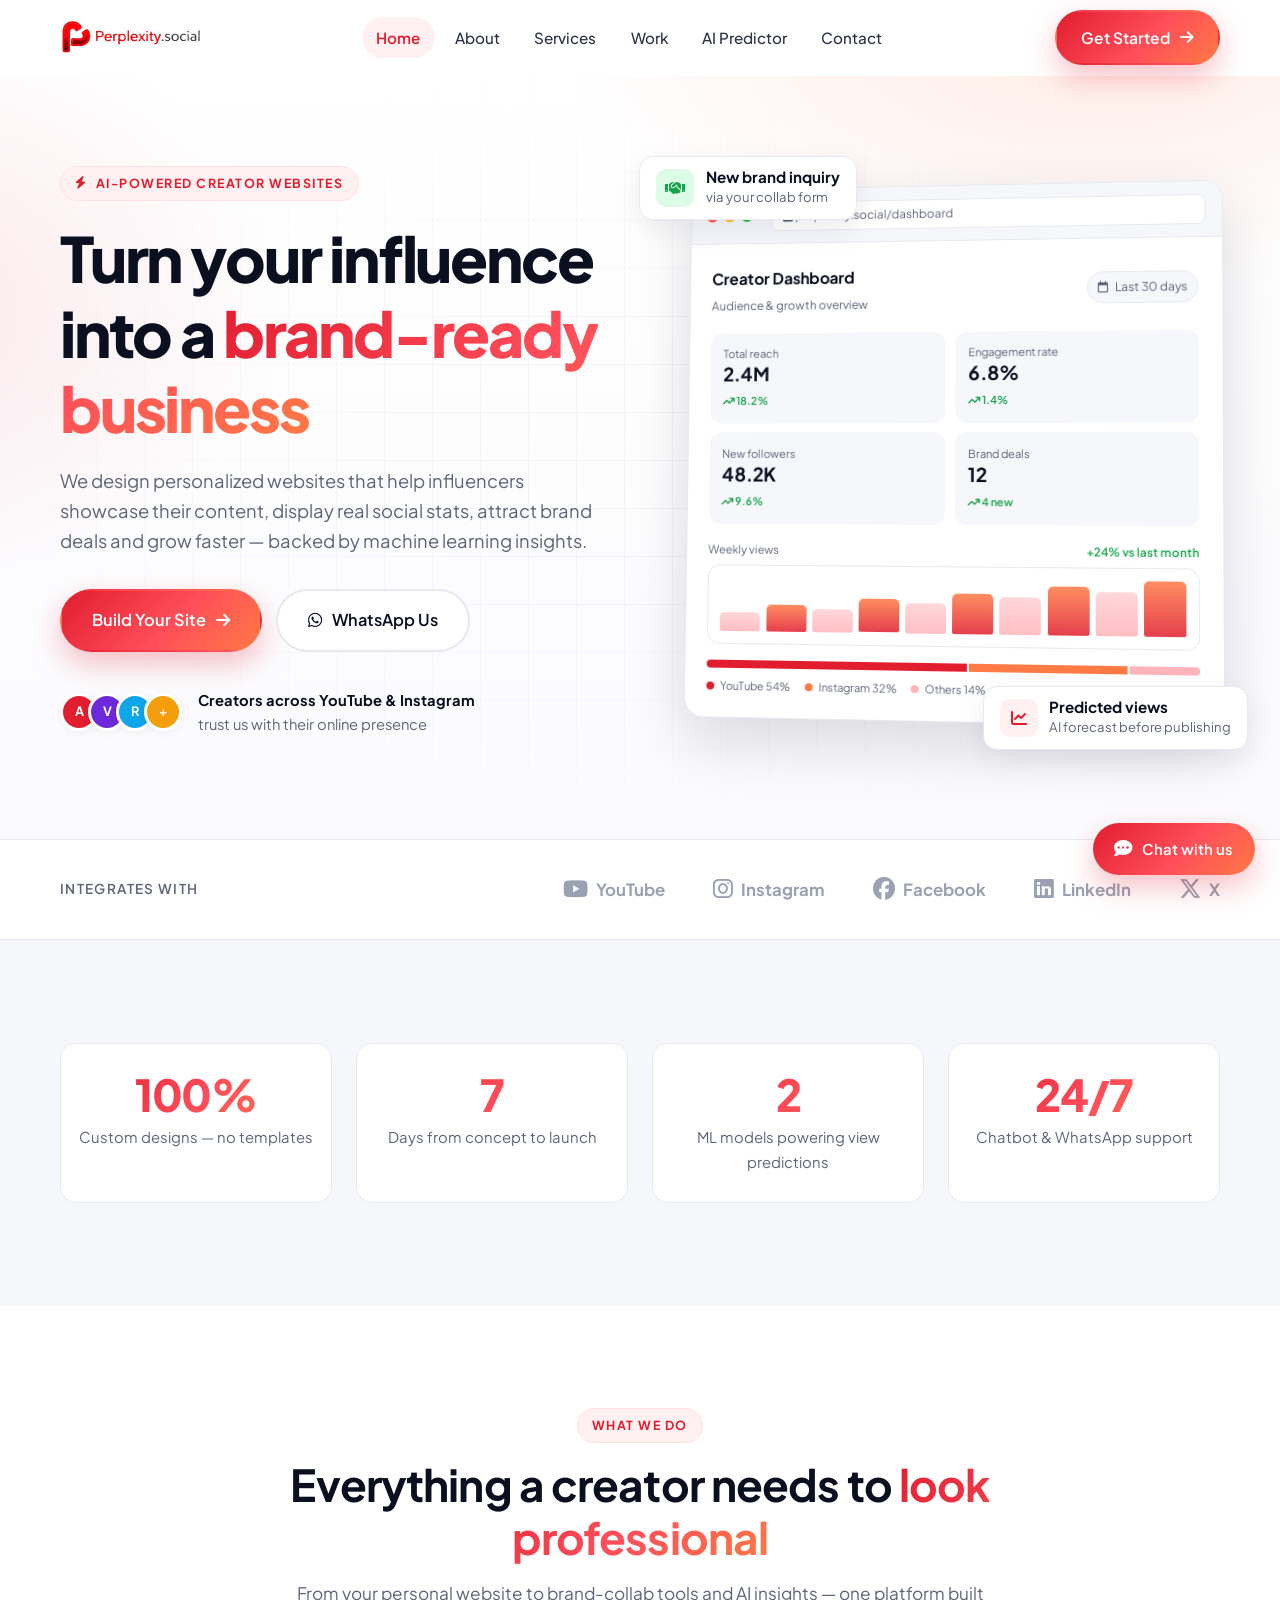
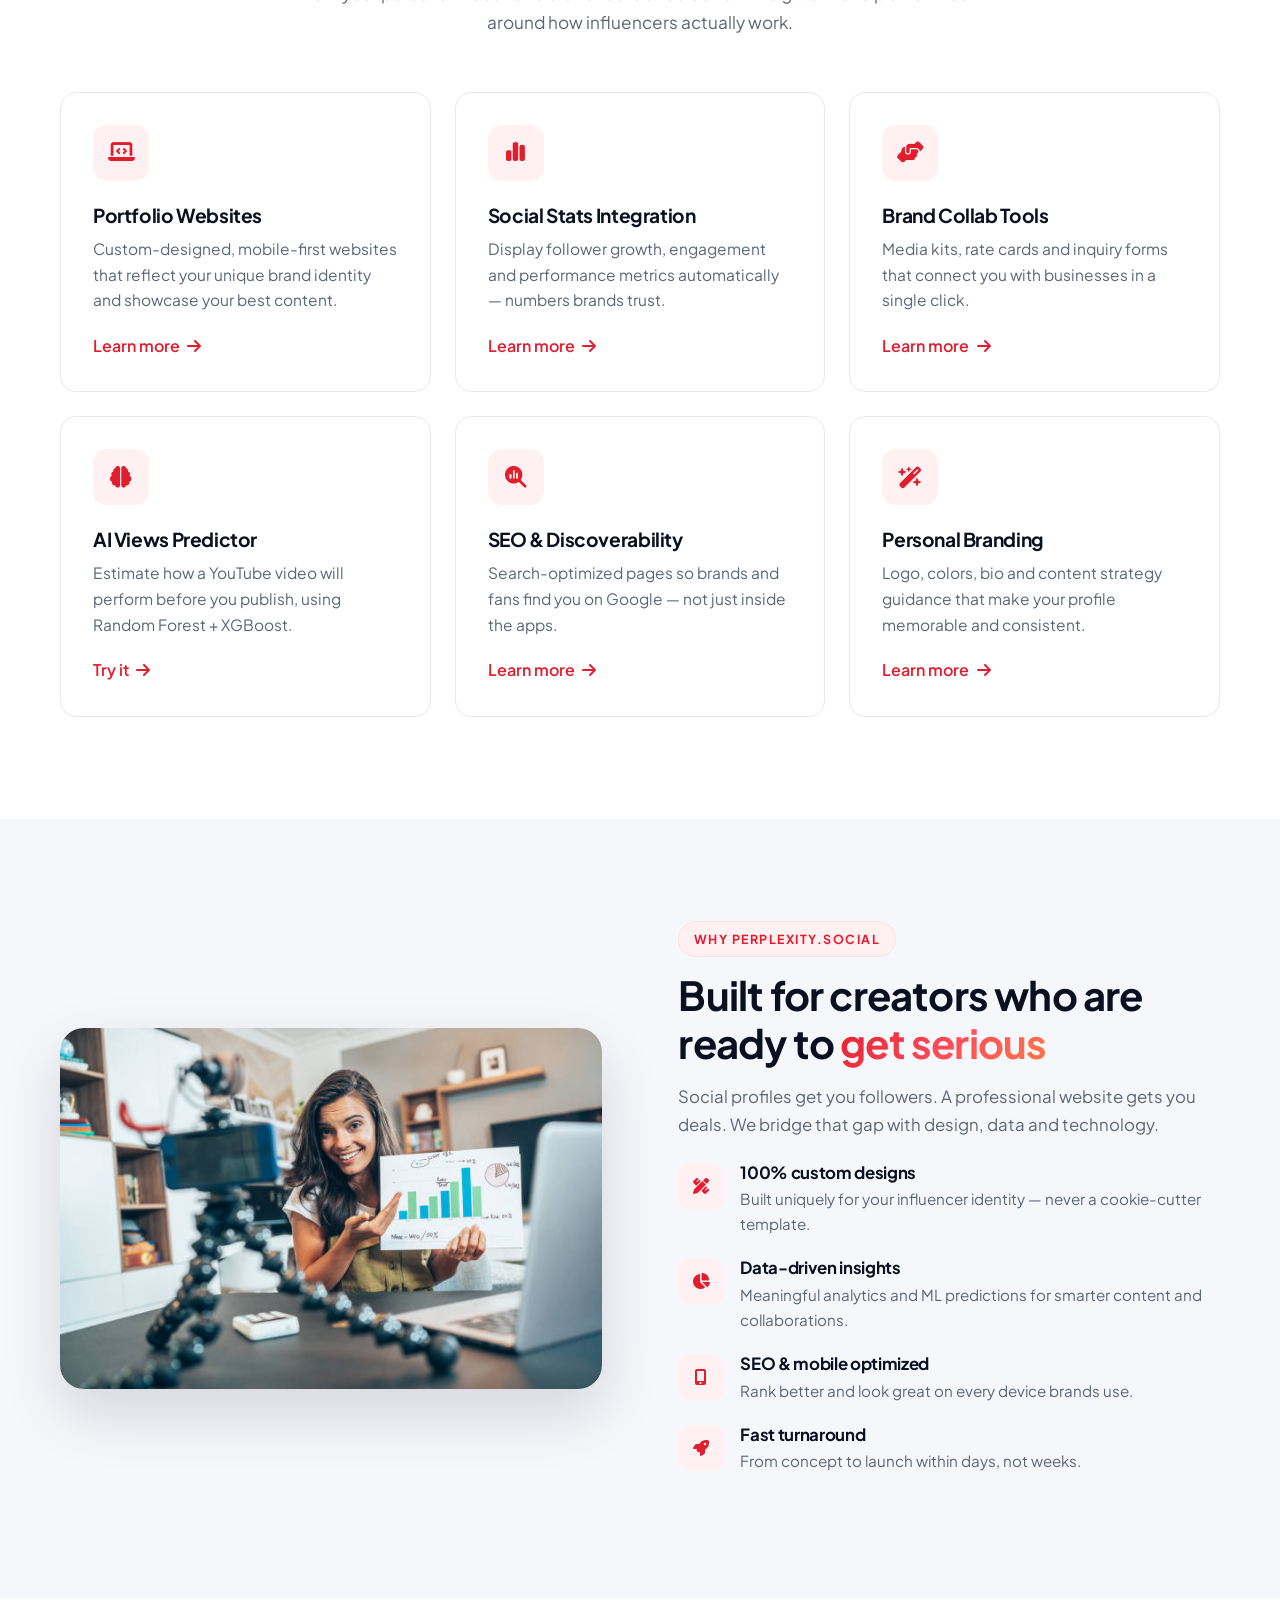
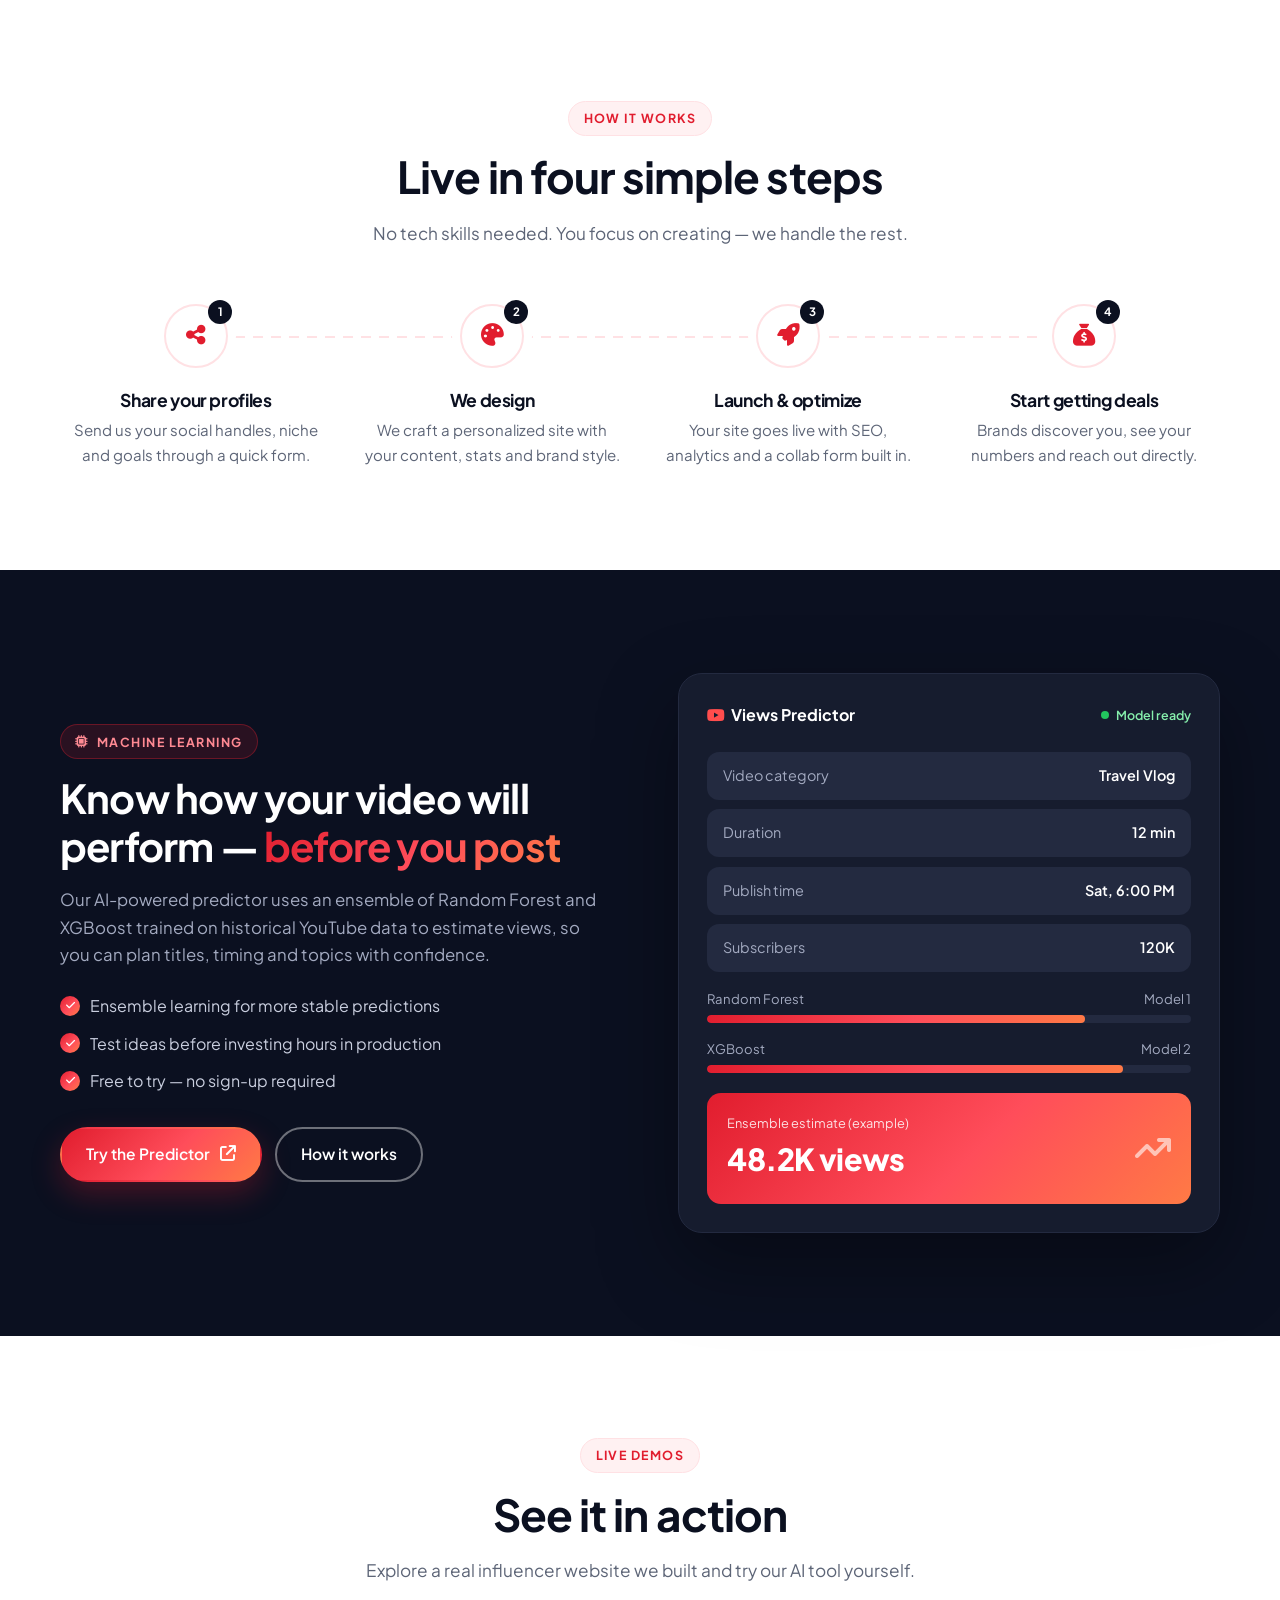
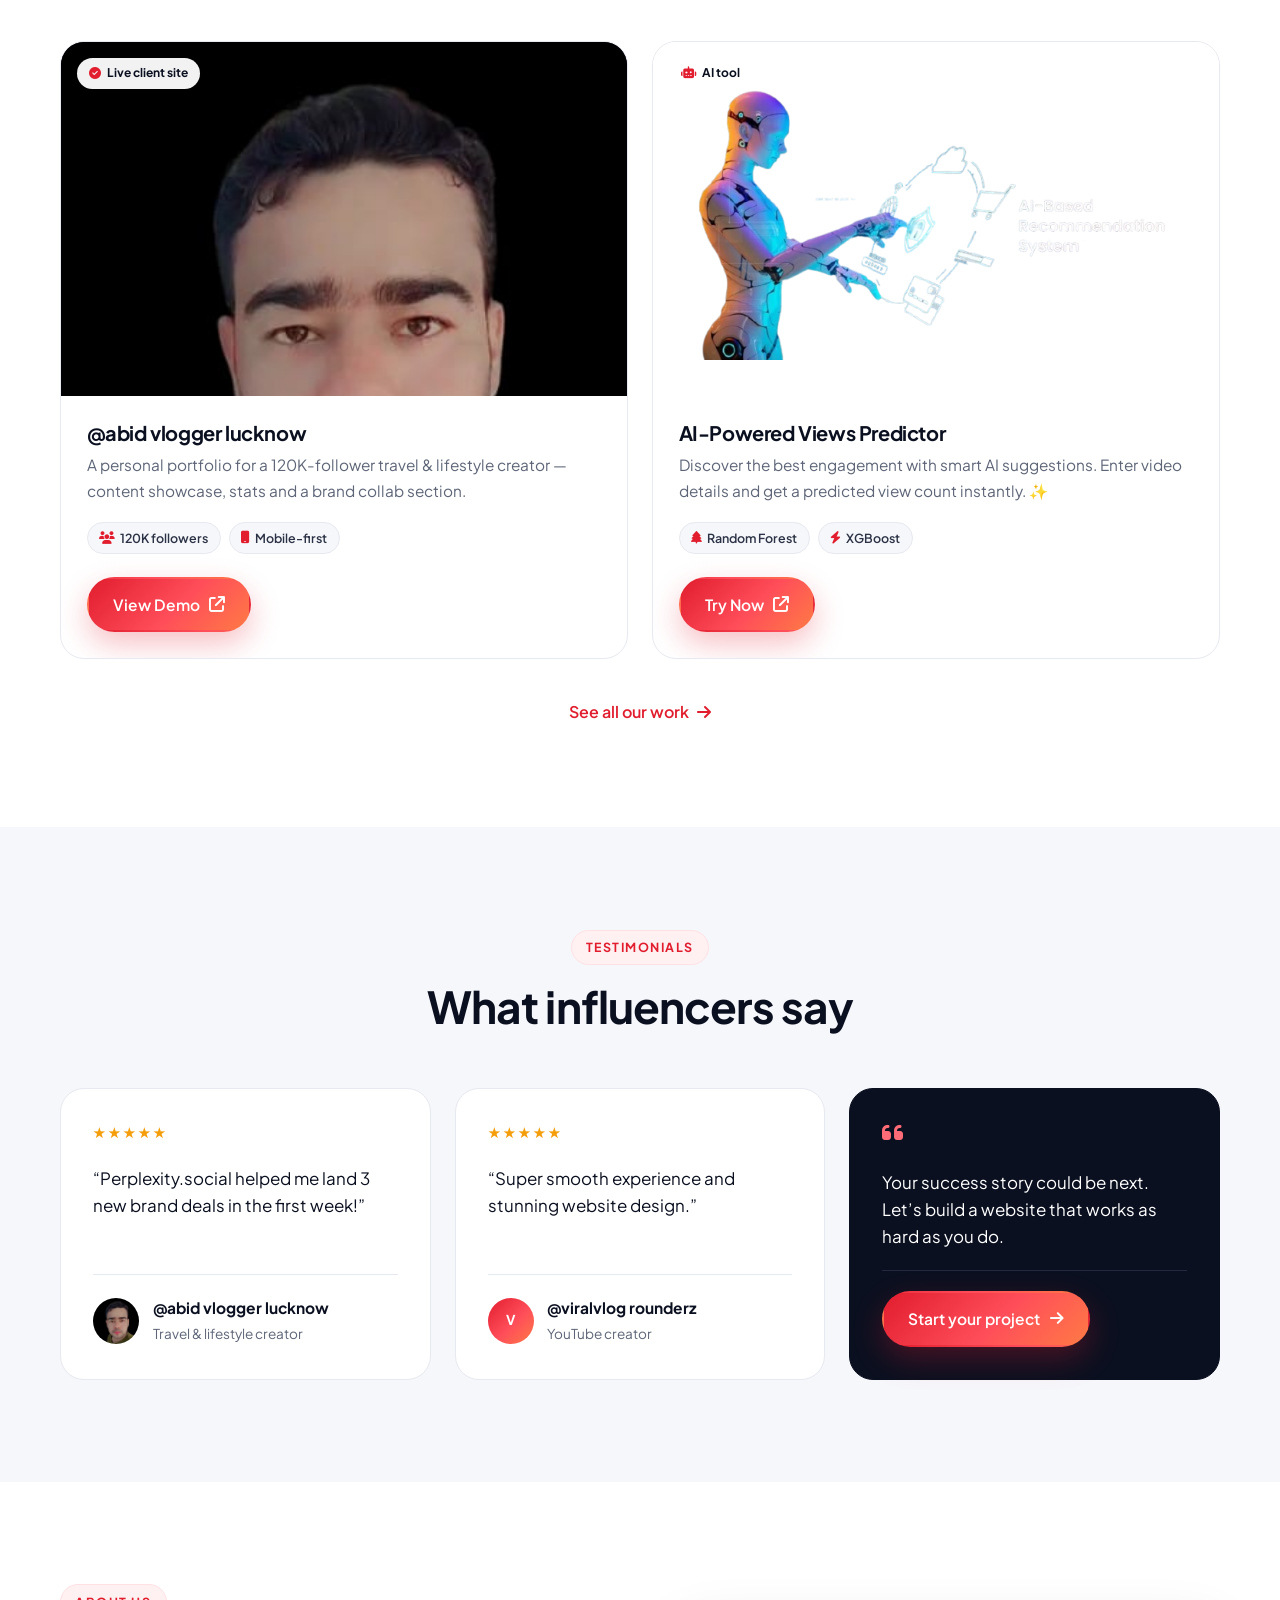
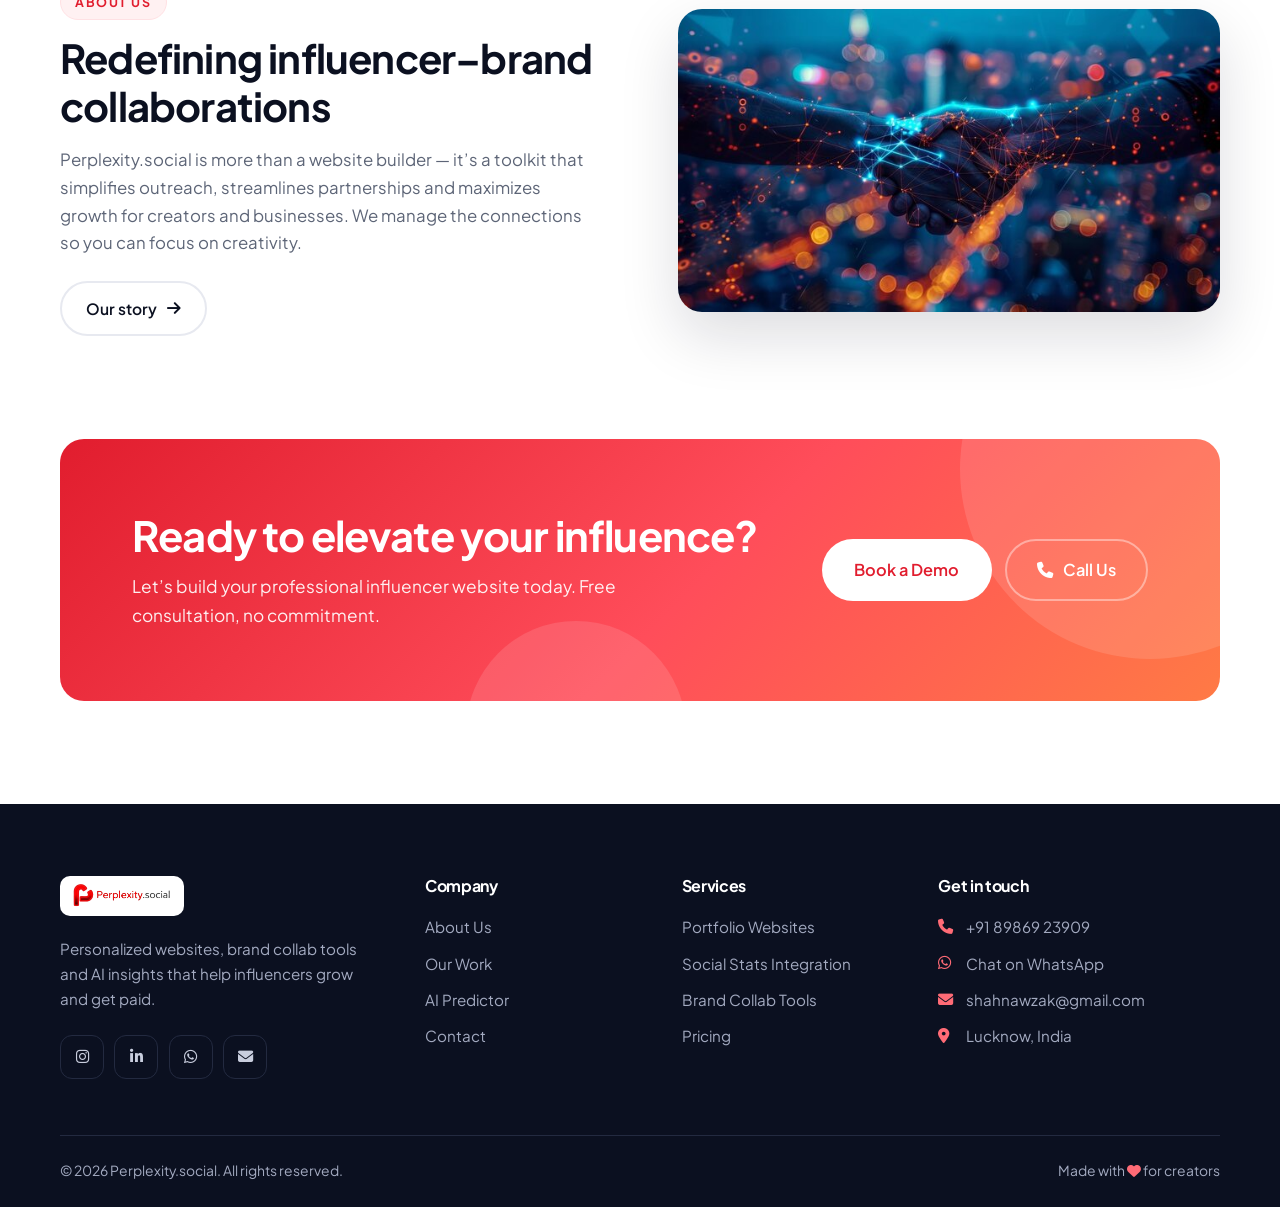
<file: index.html>
<!DOCTYPE html>
<html lang="en">
<head>
  <meta charset="UTF-8">
  <meta name="viewport" content="width=device-width, initial-scale=1.0">
  <title>Perplexity.social | Personalized Websites for Influencers</title>
  <meta name="description" content="Perplexity.social builds personalized, data-driven websites for influencers — showcase your content, display live social stats, land brand deals and predict YouTube views with AI.">
  <meta property="og:title" content="Perplexity.social | Empowering Influencers">
  <meta property="og:description" content="Personalized influencer websites, brand collab tools and an AI-powered YouTube views predictor.">
  <meta property="og:image" content="assets/images/logowala.png">
  <link rel="icon" href="assets/images/logowala.png">
  <link rel="preconnect" href="https://fonts.googleapis.com">
  <link rel="preconnect" href="https://fonts.gstatic.com" crossorigin>
  <link href="https://fonts.googleapis.com/css2?family=Plus+Jakarta+Sans:wght@400;500;600;700;800&display=swap" rel="stylesheet">
  <link rel="stylesheet" href="https://cdnjs.cloudflare.com/ajax/libs/font-awesome/6.5.1/css/all.min.css" referrerpolicy="no-referrer">
  <link rel="stylesheet" href="assets/css/style.css">
</head>
<body>

  <!-- ====== Header ====== -->
  <header class="site-header">
    <div class="container nav">
      <a href="index.html" class="nav__logo" aria-label="Perplexity.social home">
        <img src="assets/images/logowala.png" alt="Perplexity.social">
      </a>
      <nav aria-label="Main navigation">
        <ul class="nav__links" id="nav-links">
          <li><a href="index.html" class="active">Home</a></li>
          <li><a href="about.html">About</a></li>
          <li><a href="services.html">Services</a></li>
          <li><a href="work.html">Work</a></li>
          <li><a href="ai-predictor.html">AI Predictor</a></li>
          <li><a href="contact.html">Contact</a></li>
          <li class="nav__cta-mobile"><a href="contact.html" class="btn btn--primary">Get Started</a></li>
        </ul>
      </nav>
      <div class="nav__actions">
        <a href="contact.html" class="btn btn--primary">Get Started <i class="fa-solid fa-arrow-right"></i></a>
        <button class="menu-toggle" id="mobile-menu" aria-label="Toggle menu" aria-expanded="false" aria-controls="nav-links">
          <span></span><span></span><span></span>
        </button>
      </div>
    </div>
  </header>

  <main>
    <!-- ====== Hero ====== -->
    <section class="hero" id="home">
      <div class="container hero__grid">
        <div class="hero__copy reveal">
          <span class="eyebrow"><i class="fa-solid fa-bolt"></i> AI-powered creator websites</span>
          <h1>Turn your influence into a <span class="text-gradient">brand-ready business</span></h1>
          <p>We design personalized websites that help influencers showcase their content, display real social stats, attract brand deals and grow faster — backed by machine learning insights.</p>
          <div class="hero__buttons">
            <a href="contact.html" class="btn btn--primary btn--lg">Build Your Site <i class="fa-solid fa-arrow-right"></i></a>
            <a href="https://wa.me/918986923909" target="_blank" rel="noopener" class="btn btn--ghost btn--lg"><i class="fa-brands fa-whatsapp"></i> WhatsApp Us</a>
          </div>
          <div class="hero__trust">
            <div class="avatar-stack" aria-hidden="true">
              <span>A</span><span>V</span><span>R</span><span>+</span>
            </div>
            <p><strong>Creators across YouTube &amp; Instagram</strong><br>trust us with their online presence</p>
          </div>
        </div>

        <div class="hero__visual reveal reveal-delay-2" aria-hidden="true">
          <div class="mock">
            <div class="mock__bar">
              <i></i><i></i><i></i>
              <div class="mock__url"><i class="fa-solid fa-lock"></i> perplexity.social/dashboard</div>
            </div>
            <div class="mock__body">
              <div class="mock__head">
                <div>
                  <strong>Creator Dashboard</strong>
                  <span>Audience &amp; growth overview</span>
                </div>
                <span class="mock__pill"><i class="fa-regular fa-calendar"></i> Last 30 days</span>
              </div>
              <div class="mock__stats">
                <div class="mock__stat">
                  <span>Total reach</span>
                  <strong>2.4M</strong>
                  <em class="mock__trend"><i class="fa-solid fa-arrow-trend-up"></i> 18.2%</em>
                </div>
                <div class="mock__stat">
                  <span>Engagement rate</span>
                  <strong>6.8%</strong>
                  <em class="mock__trend"><i class="fa-solid fa-arrow-trend-up"></i> 1.4%</em>
                </div>
                <div class="mock__stat">
                  <span>New followers</span>
                  <strong>48.2K</strong>
                  <em class="mock__trend"><i class="fa-solid fa-arrow-trend-up"></i> 9.6%</em>
                </div>
                <div class="mock__stat">
                  <span>Brand deals</span>
                  <strong>12</strong>
                  <em class="mock__trend"><i class="fa-solid fa-arrow-trend-up"></i> 4 new</em>
                </div>
              </div>
              <div class="mock__label"><span>Weekly views</span><span>+24% vs last month</span></div>
              <div class="mock__chart">
                <span style="height:35%;animation-delay:.1s"></span>
                <span style="height:50%;animation-delay:.15s"></span>
                <span style="height:42%;animation-delay:.2s"></span>
                <span style="height:62%;animation-delay:.25s"></span>
                <span style="height:55%;animation-delay:.3s"></span>
                <span style="height:74%;animation-delay:.35s"></span>
                <span style="height:68%;animation-delay:.4s"></span>
                <span style="height:88%;animation-delay:.45s"></span>
                <span style="height:80%;animation-delay:.5s"></span>
                <span style="height:100%;animation-delay:.55s"></span>
              </div>
              <div class="mock__split">
                <div class="mock__split-bar">
                  <span style="width:54%"></span>
                  <span style="width:32%"></span>
                  <span style="width:14%"></span>
                </div>
                <div class="mock__split-legend">
                  <span><i></i> YouTube 54%</span>
                  <span><i></i> Instagram 32%</span>
                  <span><i></i> Others 14%</span>
                </div>
              </div>
            </div>
          </div>
          <div class="float-badge float-badge--1">
            <div class="ico ico--green"><i class="fa-solid fa-handshake"></i></div>
            <div><strong>New brand inquiry</strong><span>via your collab form</span></div>
          </div>
          <div class="float-badge float-badge--2">
            <div class="ico ico--brand"><i class="fa-solid fa-chart-line"></i></div>
            <div><strong>Predicted views</strong><span>AI forecast before publishing</span></div>
          </div>
        </div>
      </div>
    </section>

    <!-- ====== Platforms ====== -->
    <section class="platforms" aria-label="Supported platforms">
      <div class="container platforms__inner">
        <span class="platforms__label">Integrates with</span>
        <div class="platforms__list">
          <span><i class="fa-brands fa-youtube"></i> YouTube</span>
          <span><i class="fa-brands fa-instagram"></i> Instagram</span>
          <span><i class="fa-brands fa-facebook"></i> Facebook</span>
          <span><i class="fa-brands fa-linkedin"></i> LinkedIn</span>
          <span><i class="fa-brands fa-x-twitter"></i> X</span>
        </div>
      </div>
    </section>

    <!-- ====== Stats ====== -->
    <section class="section section--soft">
      <div class="container">
        <div class="stats">
          <div class="stat reveal">
            <div class="stat__num" data-count="100" data-suffix="%">0%</div>
            <p>Custom designs — no templates</p>
          </div>
          <div class="stat reveal reveal-delay-1">
            <div class="stat__num" data-count="7">0</div>
            <p>Days from concept to launch</p>
          </div>
          <div class="stat reveal reveal-delay-2">
            <div class="stat__num" data-count="2">0</div>
            <p>ML models powering view predictions</p>
          </div>
          <div class="stat reveal reveal-delay-3">
            <div class="stat__num" data-count="24" data-suffix="/7">0</div>
            <p>Chatbot &amp; WhatsApp support</p>
          </div>
        </div>
      </div>
    </section>

    <!-- ====== Services ====== -->
    <section class="section">
      <div class="container">
        <div class="section-head reveal">
          <span class="eyebrow">What we do</span>
          <h2>Everything a creator needs to <span class="text-gradient">look professional</span></h2>
          <p>From your personal website to brand-collab tools and AI insights — one platform built around how influencers actually work.</p>
        </div>

        <div class="grid-3">
          <article class="card reveal">
            <div class="card__icon"><i class="fa-solid fa-laptop-code"></i></div>
            <h3>Portfolio Websites</h3>
            <p>Custom-designed, mobile-first websites that reflect your unique brand identity and showcase your best content.</p>
            <a href="services.html" class="link-arrow">Learn more <i class="fa-solid fa-arrow-right"></i></a>
          </article>
          <article class="card reveal reveal-delay-1">
            <div class="card__icon"><i class="fa-solid fa-chart-simple"></i></div>
            <h3>Social Stats Integration</h3>
            <p>Display follower growth, engagement and performance metrics automatically — numbers brands trust.</p>
            <a href="services.html" class="link-arrow">Learn more <i class="fa-solid fa-arrow-right"></i></a>
          </article>
          <article class="card reveal reveal-delay-2">
            <div class="card__icon"><i class="fa-solid fa-handshake-angle"></i></div>
            <h3>Brand Collab Tools</h3>
            <p>Media kits, rate cards and inquiry forms that connect you with businesses in a single click.</p>
            <a href="services.html" class="link-arrow">Learn more <i class="fa-solid fa-arrow-right"></i></a>
          </article>
          <article class="card reveal">
            <div class="card__icon"><i class="fa-solid fa-brain"></i></div>
            <h3>AI Views Predictor</h3>
            <p>Estimate how a YouTube video will perform before you publish, using Random Forest + XGBoost.</p>
            <a href="ai-predictor.html" class="link-arrow">Try it <i class="fa-solid fa-arrow-right"></i></a>
          </article>
          <article class="card reveal reveal-delay-1">
            <div class="card__icon"><i class="fa-solid fa-magnifying-glass-chart"></i></div>
            <h3>SEO &amp; Discoverability</h3>
            <p>Search-optimized pages so brands and fans find you on Google — not just inside the apps.</p>
            <a href="services.html" class="link-arrow">Learn more <i class="fa-solid fa-arrow-right"></i></a>
          </article>
          <article class="card reveal reveal-delay-2">
            <div class="card__icon"><i class="fa-solid fa-wand-magic-sparkles"></i></div>
            <h3>Personal Branding</h3>
            <p>Logo, colors, bio and content strategy guidance that make your profile memorable and consistent.</p>
            <a href="services.html" class="link-arrow">Learn more <i class="fa-solid fa-arrow-right"></i></a>
          </article>
        </div>
      </div>
    </section>

    <!-- ====== Why choose us ====== -->
    <section class="section section--soft">
      <div class="container split">
        <div class="split__media reveal">
          <img src="assets/images/gettyimages-1189435042-612x612.jpg" alt="Creator presenting growth analytics on camera" loading="lazy">
        </div>
        <div class="split__copy reveal reveal-delay-1">
          <span class="eyebrow">Why Perplexity.social</span>
          <h2>Built for creators who are ready to <span class="text-gradient">get serious</span></h2>
          <p>Social profiles get you followers. A professional website gets you deals. We bridge that gap with design, data and technology.</p>

          <div class="feature-row">
            <div class="feature-row__icon"><i class="fa-solid fa-pen-ruler"></i></div>
            <div><h4>100% custom designs</h4><p>Built uniquely for your influencer identity — never a cookie-cutter template.</p></div>
          </div>
          <div class="feature-row">
            <div class="feature-row__icon"><i class="fa-solid fa-chart-pie"></i></div>
            <div><h4>Data-driven insights</h4><p>Meaningful analytics and ML predictions for smarter content and collaborations.</p></div>
          </div>
          <div class="feature-row">
            <div class="feature-row__icon"><i class="fa-solid fa-mobile-screen-button"></i></div>
            <div><h4>SEO &amp; mobile optimized</h4><p>Rank better and look great on every device brands use.</p></div>
          </div>
          <div class="feature-row">
            <div class="feature-row__icon"><i class="fa-solid fa-rocket"></i></div>
            <div><h4>Fast turnaround</h4><p>From concept to launch within days, not weeks.</p></div>
          </div>
        </div>
      </div>
    </section>

    <!-- ====== How it works ====== -->
    <section class="section">
      <div class="container">
        <div class="section-head reveal">
          <span class="eyebrow">How it works</span>
          <h2>Live in four simple steps</h2>
          <p>No tech skills needed. You focus on creating — we handle the rest.</p>
        </div>
        <div class="steps">
          <div class="step reveal">
            <div class="step__num"><i class="fa-solid fa-share-nodes"></i></div>
            <h3>Share your profiles</h3>
            <p>Send us your social handles, niche and goals through a quick form.</p>
          </div>
          <div class="step reveal reveal-delay-1">
            <div class="step__num"><i class="fa-solid fa-palette"></i></div>
            <h3>We design</h3>
            <p>We craft a personalized site with your content, stats and brand style.</p>
          </div>
          <div class="step reveal reveal-delay-2">
            <div class="step__num"><i class="fa-solid fa-rocket"></i></div>
            <h3>Launch &amp; optimize</h3>
            <p>Your site goes live with SEO, analytics and a collab form built in.</p>
          </div>
          <div class="step reveal reveal-delay-3">
            <div class="step__num"><i class="fa-solid fa-sack-dollar"></i></div>
            <h3>Start getting deals</h3>
            <p>Brands discover you, see your numbers and reach out directly.</p>
          </div>
        </div>
      </div>
    </section>

    <!-- ====== AI Predictor ====== -->
    <section class="section section--dark">
      <div class="container split">
        <div class="split__copy reveal">
          <span class="eyebrow"><i class="fa-solid fa-microchip"></i> Machine learning</span>
          <h2>Know how your video will perform — <span class="text-gradient">before you post</span></h2>
          <p>Our AI-powered predictor uses an ensemble of Random Forest and XGBoost trained on historical YouTube data to estimate views, so you can plan titles, timing and topics with confidence.</p>
          <ul class="check-list" style="margin-bottom:2rem">
            <li>Ensemble learning for more stable predictions</li>
            <li>Test ideas before investing hours in production</li>
            <li>Free to try — no sign-up required</li>
          </ul>
          <div class="hero__buttons" style="margin-bottom:0">
            <a href="https://ai-powered-video-views-predictor.onrender.com/" target="_blank" rel="noopener" class="btn btn--primary">Try the Predictor <i class="fa-solid fa-arrow-up-right-from-square"></i></a>
            <a href="ai-predictor.html" class="btn btn--outline-light">How it works</a>
          </div>
        </div>

        <div class="reveal reveal-delay-2" data-animate>
          <div class="predictor-card" aria-hidden="true">
            <div class="predictor-card__head">
              <strong><i class="fa-brands fa-youtube" style="color:#ff4d4d"></i> &nbsp;Views Predictor</strong>
              <span class="live-dot">Model ready</span>
            </div>
            <div class="predictor-field"><span>Video category</span><strong>Travel Vlog</strong></div>
            <div class="predictor-field"><span>Duration</span><strong>12 min</strong></div>
            <div class="predictor-field"><span>Publish time</span><strong>Sat, 6:00 PM</strong></div>
            <div class="predictor-field"><span>Subscribers</span><strong>120K</strong></div>
            <div class="meter">
              <div class="meter__row"><span>Random Forest</span><span>Model 1</span></div>
              <div class="meter__track"><div class="meter__fill" style="--w:78%"></div></div>
              <div class="meter__row"><span>XGBoost</span><span>Model 2</span></div>
              <div class="meter__track"><div class="meter__fill" style="--w:86%"></div></div>
            </div>
            <div class="predictor-result">
              <div><small>Ensemble estimate (example)</small><strong>48.2K views</strong></div>
              <i class="fa-solid fa-arrow-trend-up"></i>
            </div>
          </div>
        </div>
      </div>
    </section>

    <!-- ====== Demos ====== -->
    <section class="section">
      <div class="container">
        <div class="section-head reveal">
          <span class="eyebrow">Live demos</span>
          <h2>See it in action</h2>
          <p>Explore a real influencer website we built and try our AI tool yourself.</p>
        </div>
        <div class="grid-2">
          <article class="work-card reveal">
            <div class="work-card__media">
              <img src="assets/images/abid_pic.jpg" alt="Abid Vlogger Lucknow portfolio" style="object-position:top" loading="lazy">
              <span class="work-card__tag"><i class="fa-solid fa-circle-check"></i> Live client site</span>
            </div>
            <div class="work-card__body">
              <h3>@abid vlogger lucknow</h3>
              <p>A personal portfolio for a 120K-follower travel &amp; lifestyle creator — content showcase, stats and a brand collab section.</p>
              <div class="work-card__meta">
                <span class="chip"><i class="fa-solid fa-users"></i> 120K followers</span>
                <span class="chip"><i class="fa-solid fa-mobile"></i> Mobile-first</span>
              </div>
              <a href="https://abidvlogger.netlify.app/" target="_blank" rel="noopener" class="btn btn--primary">View Demo <i class="fa-solid fa-arrow-up-right-from-square"></i></a>
            </div>
          </article>
          <article class="work-card reveal reveal-delay-1">
            <div class="work-card__media work-card__media--contain">
              <img src="assets/images/ai_image.png" alt="AI-powered recommendation system" loading="lazy">
              <span class="work-card__tag"><i class="fa-solid fa-robot"></i> AI tool</span>
            </div>
            <div class="work-card__body">
              <h3>AI-Powered Views Predictor</h3>
              <p>Discover the best engagement with smart AI suggestions. Enter video details and get a predicted view count instantly. ✨</p>
              <div class="work-card__meta">
                <span class="chip"><i class="fa-solid fa-tree"></i> Random Forest</span>
                <span class="chip"><i class="fa-solid fa-bolt"></i> XGBoost</span>
              </div>
              <a href="https://ai-powered-video-views-predictor.onrender.com/" target="_blank" rel="noopener" class="btn btn--primary">Try Now <i class="fa-solid fa-arrow-up-right-from-square"></i></a>
            </div>
          </article>
        </div>
        <p style="text-align:center;margin-top:2.5rem">
          <a href="work.html" class="link-arrow">See all our work <i class="fa-solid fa-arrow-right"></i></a>
        </p>
      </div>
    </section>

    <!-- ====== Testimonials ====== -->
    <section class="section section--soft">
      <div class="container">
        <div class="section-head reveal">
          <span class="eyebrow">Testimonials</span>
          <h2>What influencers say</h2>
        </div>
        <div class="grid-3">
          <figure class="testimonial reveal">
            <div class="testimonial__stars">★★★★★</div>
            <blockquote>“Perplexity.social helped me land 3 new brand deals in the first week!”</blockquote>
            <figcaption class="testimonial__author">
              <img src="assets/images/abid_pic.jpg" alt="">
              <div><strong>@abid vlogger lucknow</strong><span>Travel &amp; lifestyle creator</span></div>
            </figcaption>
          </figure>
          <figure class="testimonial reveal reveal-delay-1">
            <div class="testimonial__stars">★★★★★</div>
            <blockquote>“Super smooth experience and stunning website design.”</blockquote>
            <figcaption class="testimonial__author">
              <span class="initial">V</span>
              <div><strong>@viralvlog rounderz</strong><span>YouTube creator</span></div>
            </figcaption>
          </figure>
          <figure class="testimonial reveal reveal-delay-2" style="background:var(--ink);border-color:var(--ink)">
            <div class="testimonial__stars"><i class="fa-solid fa-quote-left" style="color:#ff6b76;font-size:1.5rem"></i></div>
            <blockquote style="color:#fff">Your success story could be next. Let’s build a website that works as hard as you do.</blockquote>
            <div class="testimonial__author" style="border-color:var(--ink-3)">
              <a href="contact.html" class="btn btn--primary">Start your project <i class="fa-solid fa-arrow-right"></i></a>
            </div>
          </figure>
        </div>
      </div>
    </section>

    <!-- ====== About teaser ====== -->
    <section class="section">
      <div class="container split split--reverse">
        <div class="split__media reveal">
          <img src="assets/images/hero.jpg.jpg" alt="Digital handshake representing brand partnerships" loading="lazy">
        </div>
        <div class="split__copy reveal reveal-delay-1">
          <span class="eyebrow">About us</span>
          <h2>Redefining influencer–brand collaborations</h2>
          <p>Perplexity.social is more than a website builder — it’s a toolkit that simplifies outreach, streamlines partnerships and maximizes growth for creators and businesses. We manage the connections so you can focus on creativity.</p>
          <a href="about.html" class="btn btn--ghost">Our story <i class="fa-solid fa-arrow-right"></i></a>
        </div>
      </div>
    </section>

    <!-- ====== CTA ====== -->
    <section class="section" style="padding-top:0">
      <div class="container">
        <div class="cta-band reveal">
          <div>
            <h2>Ready to elevate your influence?</h2>
            <p>Let’s build your professional influencer website today. Free consultation, no commitment.</p>
          </div>
          <div class="cta-band__actions">
            <a href="contact.html" class="btn btn--light btn--lg">Book a Demo</a>
            <a href="tel:+918986923909" class="btn btn--outline-light btn--lg"><i class="fa-solid fa-phone"></i> Call Us</a>
          </div>
        </div>
      </div>
    </section>
  </main>

  <!-- ====== Footer ====== -->
  <footer class="site-footer">
    <div class="container">
      <div class="footer__grid">
        <div class="footer__brand">
          <img src="assets/images/logowala.png" alt="Perplexity.social">
          <p>Personalized websites, brand collab tools and AI insights that help influencers grow and get paid.</p>
          <div class="socials">
            <a href="https://www.instagram.com/fatmee_akhtar?igsh=NjlhZzJ2NGJ3bDJt" target="_blank" rel="noopener" aria-label="Instagram"><i class="fa-brands fa-instagram"></i></a>
            <a href="https://www.linkedin.com/in/shahnawaz-akhtar-fatmee-a36704211" target="_blank" rel="noopener" aria-label="LinkedIn"><i class="fa-brands fa-linkedin-in"></i></a>
            <a href="https://wa.me/918986923909" target="_blank" rel="noopener" aria-label="WhatsApp"><i class="fa-brands fa-whatsapp"></i></a>
            <a href="mailto:shahnawzak@gmail.com" aria-label="Email"><i class="fa-solid fa-envelope"></i></a>
          </div>
        </div>
        <div class="footer__col">
          <h4>Company</h4>
          <ul>
            <li><a href="about.html">About Us</a></li>
            <li><a href="work.html">Our Work</a></li>
            <li><a href="ai-predictor.html">AI Predictor</a></li>
            <li><a href="contact.html">Contact</a></li>
          </ul>
        </div>
        <div class="footer__col">
          <h4>Services</h4>
          <ul>
            <li><a href="services.html">Portfolio Websites</a></li>
            <li><a href="services.html">Social Stats Integration</a></li>
            <li><a href="services.html">Brand Collab Tools</a></li>
            <li><a href="services.html#pricing">Pricing</a></li>
          </ul>
        </div>
        <div class="footer__col footer__contact">
          <h4>Get in touch</h4>
          <ul>
            <li><i class="fa-solid fa-phone"></i><a href="tel:+918986923909">+91 89869 23909</a></li>
            <li><i class="fa-brands fa-whatsapp"></i><a href="https://wa.me/918986923909" target="_blank" rel="noopener">Chat on WhatsApp</a></li>
            <li><i class="fa-solid fa-envelope"></i><a href="mailto:shahnawzak@gmail.com">shahnawzak@gmail.com</a></li>
            <li><i class="fa-solid fa-location-dot"></i><span>Lucknow, India</span></li>
          </ul>
        </div>
      </div>
      <div class="footer__bottom">
        <p>© <span data-year>2025</span> Perplexity.social. All rights reserved.</p>
        <p>Made with <i class="fa-solid fa-heart" style="color:#ff6b76"></i> for creators</p>
      </div>
    </div>
  </footer>

  <script src="assets/js/script.js" defer></script>
</body>
</html>
</file>
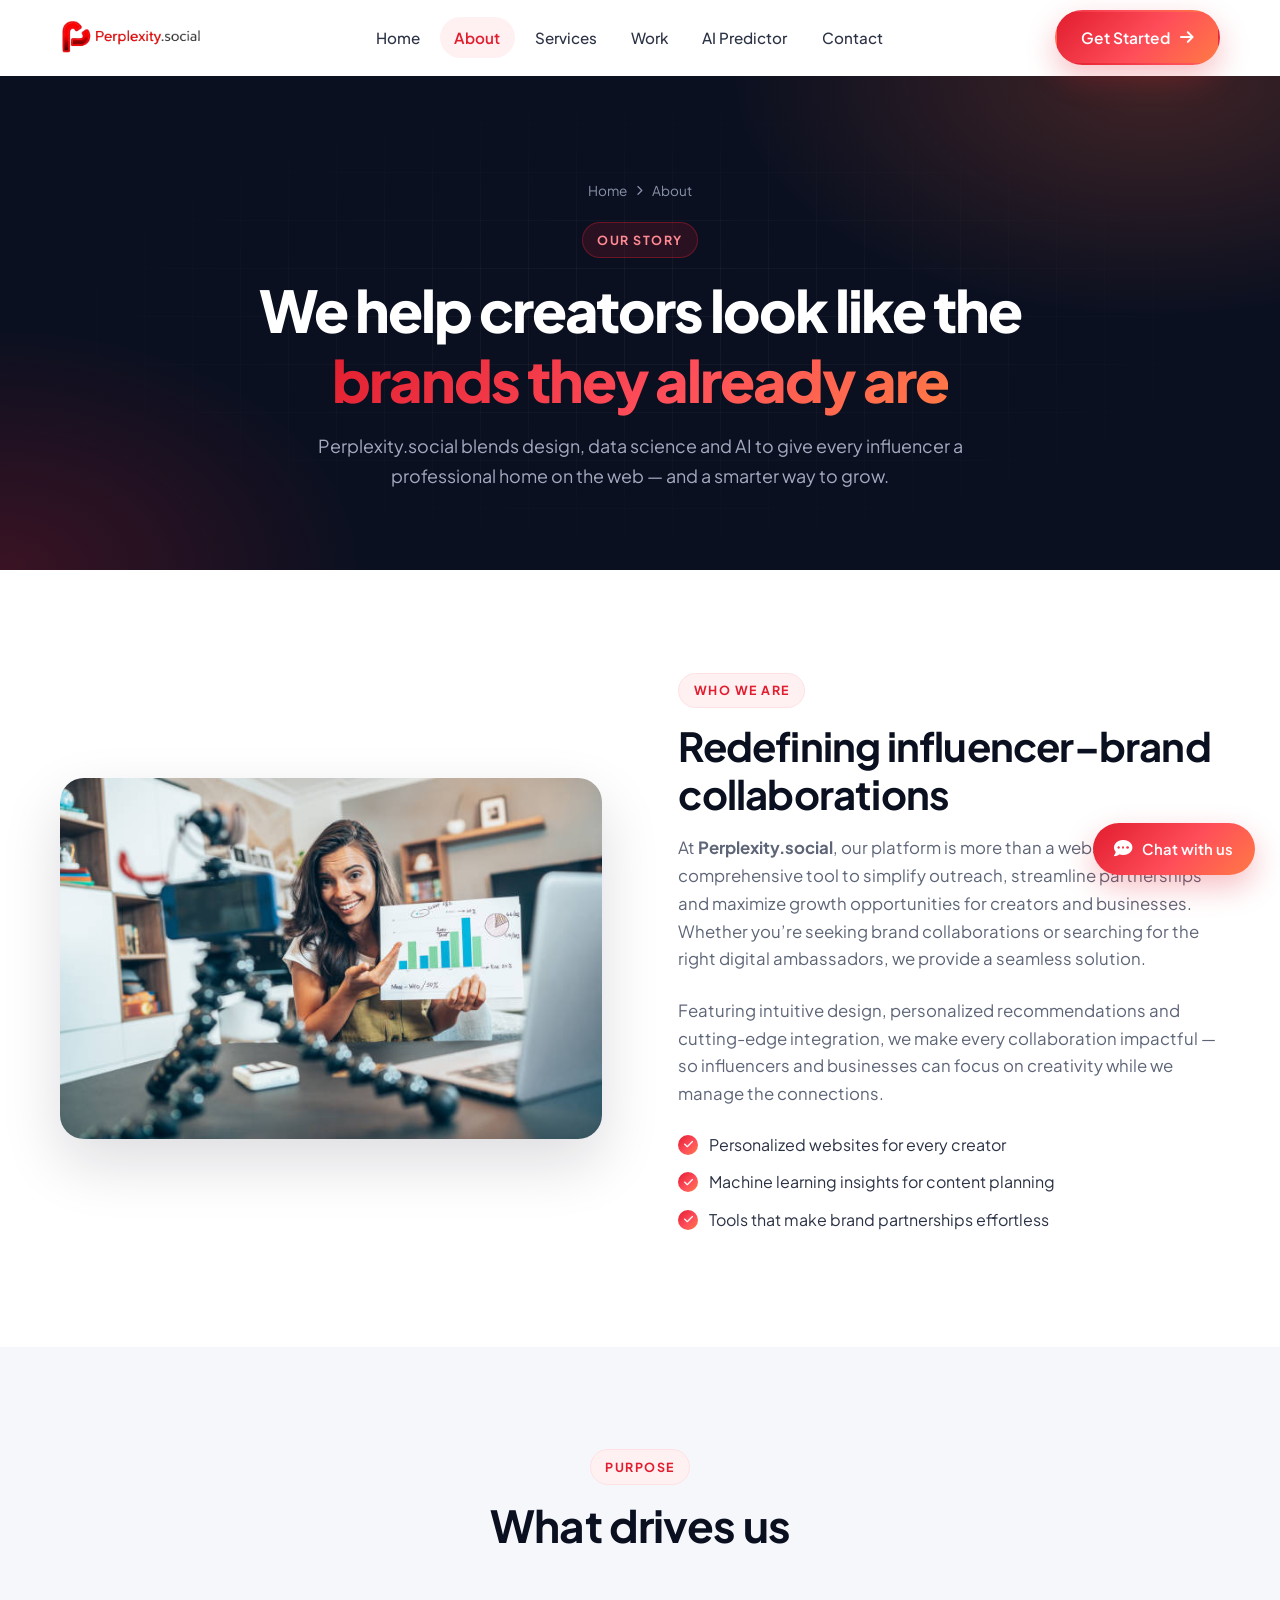
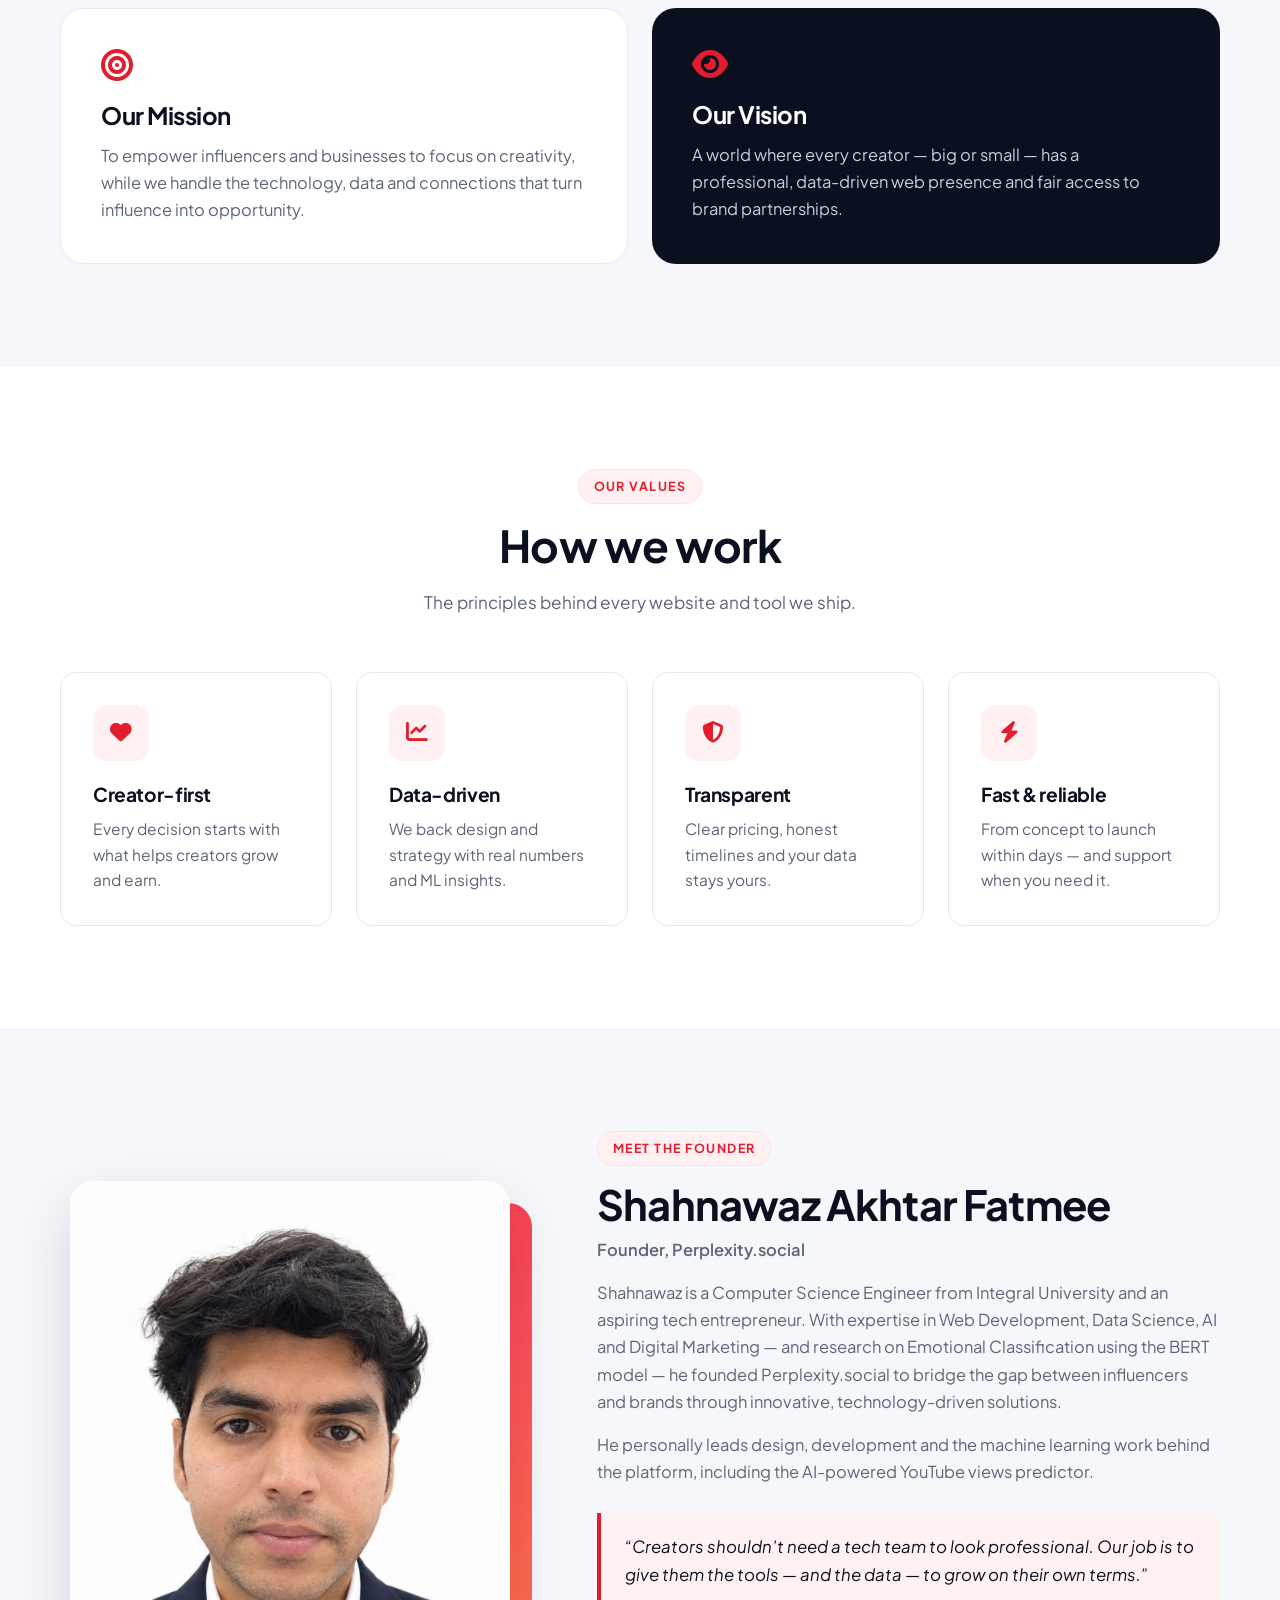
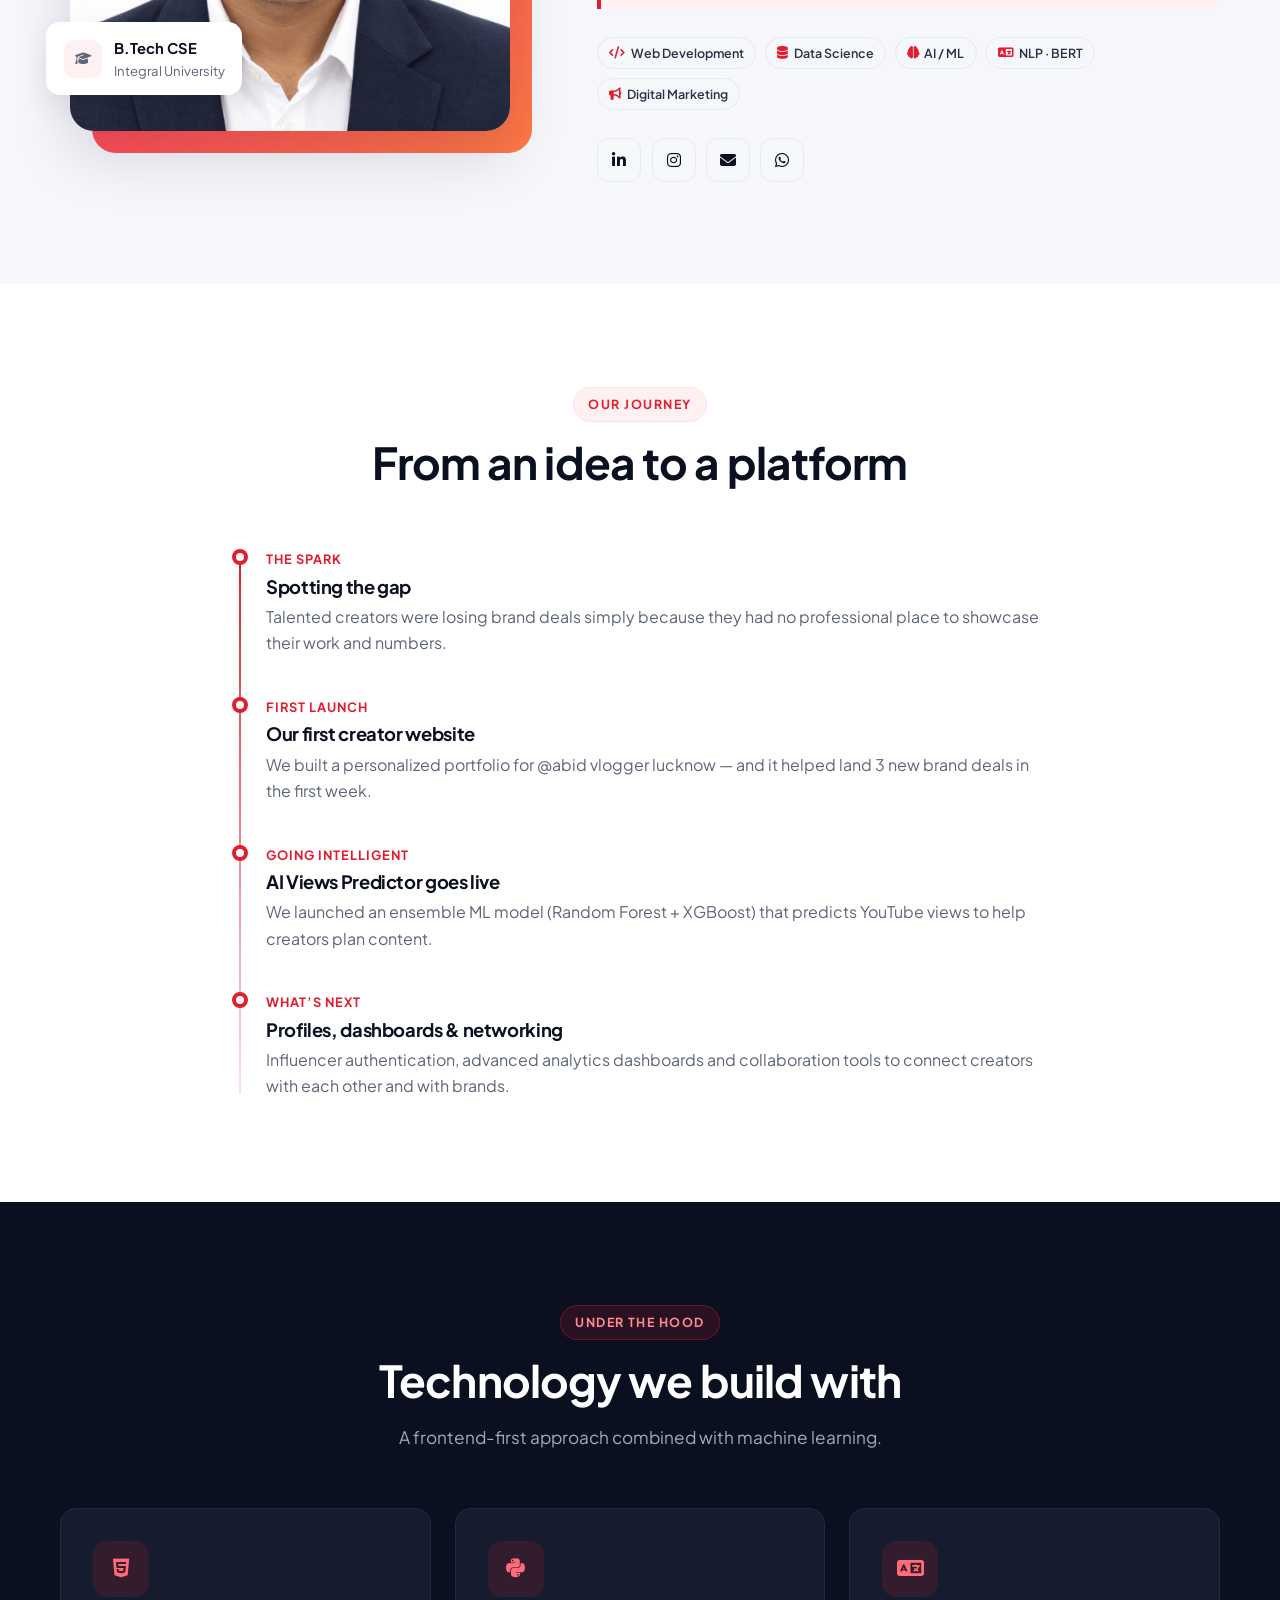
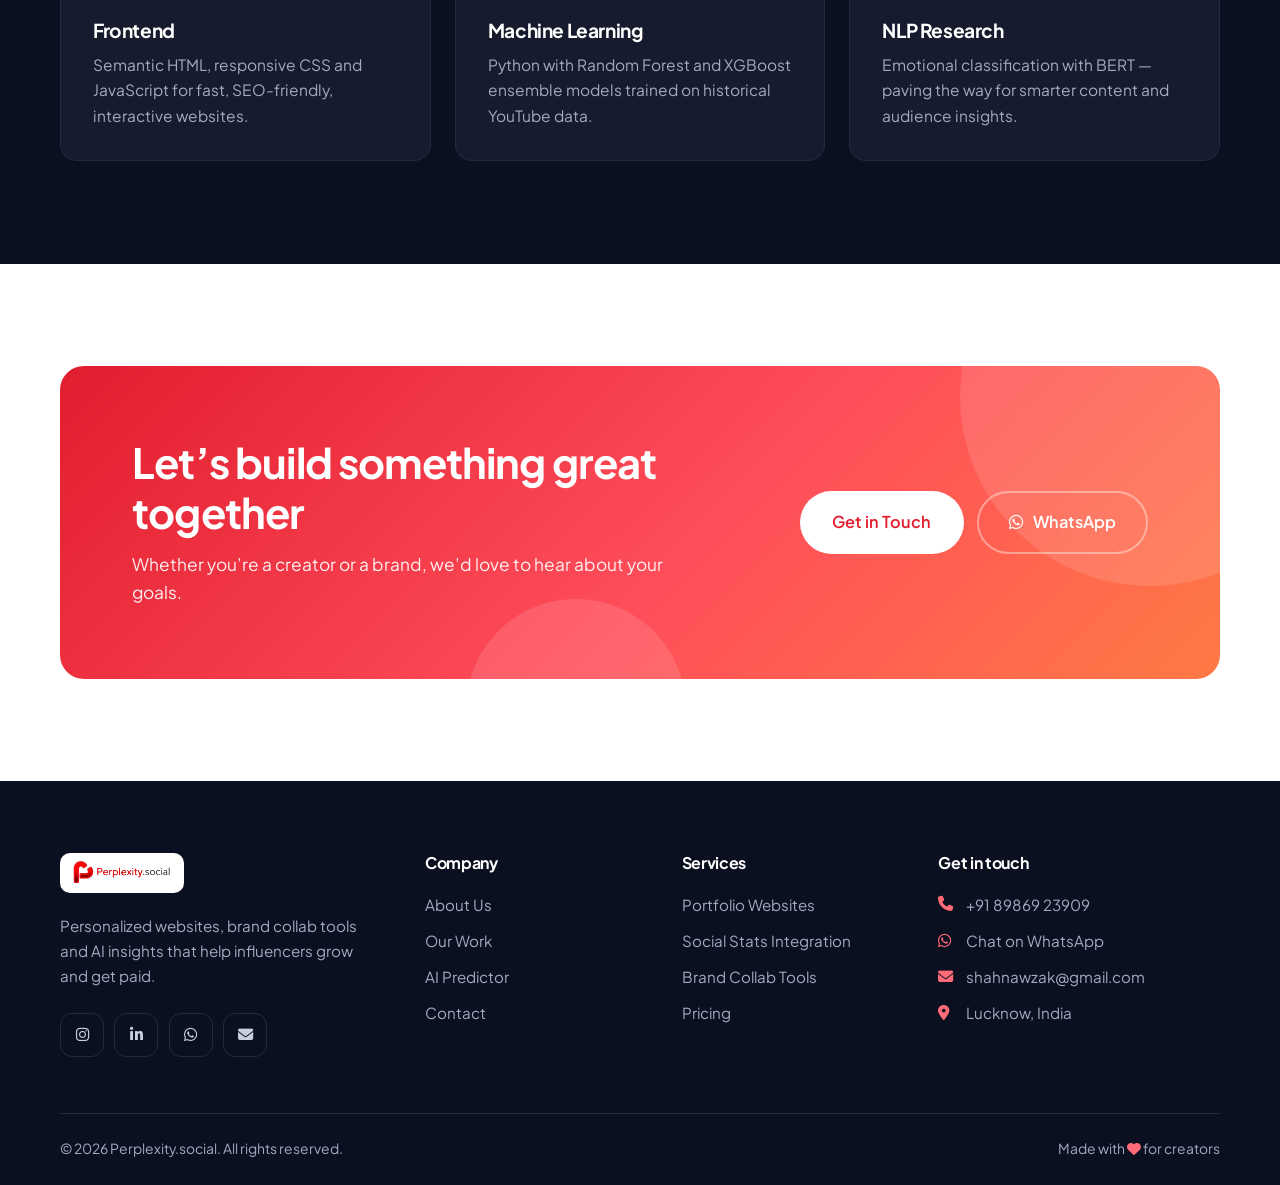
<file: about.html>
<!DOCTYPE html>
<html lang="en">
<head>
  <meta charset="UTF-8">
  <meta name="viewport" content="width=device-width, initial-scale=1.0">
  <title>About Us | Perplexity.social</title>
  <meta name="description" content="Learn about Perplexity.social — our mission to empower influencers with personalized websites, brand collaboration tools and machine learning insights, and meet our founder Shahnawaz Akhtar Fatmee.">
  <meta property="og:title" content="About Perplexity.social">
  <meta property="og:description" content="Our story, mission and the founder behind Perplexity.social.">
  <link rel="icon" href="assets/images/logowala.png">
  <link rel="preconnect" href="https://fonts.googleapis.com">
  <link rel="preconnect" href="https://fonts.gstatic.com" crossorigin>
  <link href="https://fonts.googleapis.com/css2?family=Plus+Jakarta+Sans:wght@400;500;600;700;800&display=swap" rel="stylesheet">
  <link rel="stylesheet" href="https://cdnjs.cloudflare.com/ajax/libs/font-awesome/6.5.1/css/all.min.css" referrerpolicy="no-referrer">
  <link rel="stylesheet" href="assets/css/style.css">
</head>
<body>

  <!-- ====== Header ====== -->
  <header class="site-header">
    <div class="container nav">
      <a href="index.html" class="nav__logo" aria-label="Perplexity.social home">
        <img src="assets/images/logowala.png" alt="Perplexity.social">
      </a>
      <nav aria-label="Main navigation">
        <ul class="nav__links" id="nav-links">
          <li><a href="index.html">Home</a></li>
          <li><a href="about.html" class="active">About</a></li>
          <li><a href="services.html">Services</a></li>
          <li><a href="work.html">Work</a></li>
          <li><a href="ai-predictor.html">AI Predictor</a></li>
          <li><a href="contact.html">Contact</a></li>
          <li class="nav__cta-mobile"><a href="contact.html" class="btn btn--primary">Get Started</a></li>
        </ul>
      </nav>
      <div class="nav__actions">
        <a href="contact.html" class="btn btn--primary">Get Started <i class="fa-solid fa-arrow-right"></i></a>
        <button class="menu-toggle" id="mobile-menu" aria-label="Toggle menu" aria-expanded="false" aria-controls="nav-links">
          <span></span><span></span><span></span>
        </button>
      </div>
    </div>
  </header>

  <main>
    <!-- ====== Page hero ====== -->
    <section class="page-hero">
      <div class="container">
        <div class="breadcrumb"><a href="index.html">Home</a> <i class="fa-solid fa-chevron-right"></i> <span>About</span></div>
        <span class="eyebrow">Our story</span>
        <h1>We help creators look like the <span class="text-gradient">brands they already are</span></h1>
        <p>Perplexity.social blends design, data science and AI to give every influencer a professional home on the web — and a smarter way to grow.</p>
      </div>
    </section>

    <!-- ====== Who we are ====== -->
    <section class="section">
      <div class="container split">
        <div class="split__media reveal">
          <img src="assets/images/gettyimages-1189435042-612x612.jpg" alt="Creator recording content and sharing analytics" loading="lazy">
        </div>
        <div class="split__copy reveal reveal-delay-1">
          <span class="eyebrow">Who we are</span>
          <h2>Redefining influencer–brand collaborations</h2>
          <p>At <strong>Perplexity.social</strong>, our platform is more than a website — it’s a comprehensive tool to simplify outreach, streamline partnerships and maximize growth opportunities for creators and businesses. Whether you’re seeking brand collaborations or searching for the right digital ambassadors, we provide a seamless solution.</p>
          <p style="color:var(--muted);margin-bottom:1.5rem">Featuring intuitive design, personalized recommendations and cutting-edge integration, we make every collaboration impactful — so influencers and businesses can focus on creativity while we manage the connections.</p>
          <ul class="check-list">
            <li>Personalized websites for every creator</li>
            <li>Machine learning insights for content planning</li>
            <li>Tools that make brand partnerships effortless</li>
          </ul>
        </div>
      </div>
    </section>

    <!-- ====== Mission / Vision ====== -->
    <section class="section section--soft">
      <div class="container">
        <div class="section-head reveal">
          <span class="eyebrow">Purpose</span>
          <h2>What drives us</h2>
        </div>
        <div class="grid-2">
          <div class="mv-card mv-card--light reveal">
            <i class="fa-solid fa-bullseye big"></i>
            <h3>Our Mission</h3>
            <p>To empower influencers and businesses to focus on creativity, while we handle the technology, data and connections that turn influence into opportunity.</p>
          </div>
          <div class="mv-card mv-card--dark reveal reveal-delay-1">
            <i class="fa-solid fa-eye big"></i>
            <h3>Our Vision</h3>
            <p>A world where every creator — big or small — has a professional, data-driven web presence and fair access to brand partnerships.</p>
          </div>
        </div>
      </div>
    </section>

    <!-- ====== Values ====== -->
    <section class="section">
      <div class="container">
        <div class="section-head reveal">
          <span class="eyebrow">Our values</span>
          <h2>How we work</h2>
          <p>The principles behind every website and tool we ship.</p>
        </div>
        <div class="grid-4">
          <div class="card reveal">
            <div class="card__icon"><i class="fa-solid fa-heart"></i></div>
            <h3>Creator-first</h3>
            <p>Every decision starts with what helps creators grow and earn.</p>
          </div>
          <div class="card reveal reveal-delay-1">
            <div class="card__icon"><i class="fa-solid fa-chart-line"></i></div>
            <h3>Data-driven</h3>
            <p>We back design and strategy with real numbers and ML insights.</p>
          </div>
          <div class="card reveal reveal-delay-2">
            <div class="card__icon"><i class="fa-solid fa-shield-halved"></i></div>
            <h3>Transparent</h3>
            <p>Clear pricing, honest timelines and your data stays yours.</p>
          </div>
          <div class="card reveal reveal-delay-3">
            <div class="card__icon"><i class="fa-solid fa-bolt"></i></div>
            <h3>Fast &amp; reliable</h3>
            <p>From concept to launch within days — and support when you need it.</p>
          </div>
        </div>
      </div>
    </section>

    <!-- ====== Founder ====== -->
    <section class="section section--soft" id="founder">
      <div class="container founder">
        <div class="founder__photo reveal">
          <img src="assets/images/founder.jpg" alt="Shahnawaz Akhtar Fatmee, Founder of Perplexity.social">
          <div class="founder__badge">
            <span class="founder__badge-ico"><i class="fa-solid fa-graduation-cap"></i></span>
            <div><strong>B.Tech CSE</strong><span>Integral University</span></div>
          </div>
        </div>
        <div class="founder__copy reveal reveal-delay-1">
          <span class="eyebrow">Meet the founder</span>
          <h2>Shahnawaz Akhtar Fatmee</h2>
          <p class="founder__role">Founder, Perplexity.social</p>
          <p>Shahnawaz is a Computer Science Engineer from Integral University and an aspiring tech entrepreneur. With expertise in Web Development, Data Science, AI and Digital Marketing — and research on Emotional Classification using the BERT model — he founded Perplexity.social to bridge the gap between influencers and brands through innovative, technology-driven solutions.</p>
          <p>He personally leads design, development and the machine learning work behind the platform, including the AI-powered YouTube views predictor.</p>
          <blockquote class="founder__quote">“Creators shouldn’t need a tech team to look professional. Our job is to give them the tools — and the data — to grow on their own terms.”</blockquote>
          <div class="skills">
            <span class="chip"><i class="fa-solid fa-code"></i> Web Development</span>
            <span class="chip"><i class="fa-solid fa-database"></i> Data Science</span>
            <span class="chip"><i class="fa-solid fa-brain"></i> AI / ML</span>
            <span class="chip"><i class="fa-solid fa-language"></i> NLP · BERT</span>
            <span class="chip"><i class="fa-solid fa-bullhorn"></i> Digital Marketing</span>
          </div>
          <div class="socials">
            <a href="https://www.linkedin.com/in/shahnawaz-akhtar-fatmee-a36704211" target="_blank" rel="noopener" aria-label="LinkedIn"><i class="fa-brands fa-linkedin-in"></i></a>
            <a href="https://www.instagram.com/fatmee_akhtar?igsh=NjlhZzJ2NGJ3bDJt" target="_blank" rel="noopener" aria-label="Instagram"><i class="fa-brands fa-instagram"></i></a>
            <a href="mailto:shahnawzak@gmail.com" aria-label="Email"><i class="fa-solid fa-envelope"></i></a>
            <a href="https://wa.me/918986923909" target="_blank" rel="noopener" aria-label="WhatsApp"><i class="fa-brands fa-whatsapp"></i></a>
          </div>
        </div>
      </div>
    </section>

    <!-- ====== Journey ====== -->
    <section class="section">
      <div class="container">
        <div class="section-head reveal">
          <span class="eyebrow">Our journey</span>
          <h2>From an idea to a platform</h2>
        </div>
        <div class="timeline">
          <div class="timeline__item reveal">
            <span class="timeline__date">The spark</span>
            <h3>Spotting the gap</h3>
            <p>Talented creators were losing brand deals simply because they had no professional place to showcase their work and numbers.</p>
          </div>
          <div class="timeline__item reveal">
            <span class="timeline__date">First launch</span>
            <h3>Our first creator website</h3>
            <p>We built a personalized portfolio for @abid vlogger lucknow — and it helped land 3 new brand deals in the first week.</p>
          </div>
          <div class="timeline__item reveal">
            <span class="timeline__date">Going intelligent</span>
            <h3>AI Views Predictor goes live</h3>
            <p>We launched an ensemble ML model (Random Forest + XGBoost) that predicts YouTube views to help creators plan content.</p>
          </div>
          <div class="timeline__item reveal">
            <span class="timeline__date">What’s next</span>
            <h3>Profiles, dashboards &amp; networking</h3>
            <p>Influencer authentication, advanced analytics dashboards and collaboration tools to connect creators with each other and with brands.</p>
          </div>
        </div>
      </div>
    </section>

    <!-- ====== Tech stack ====== -->
    <section class="section section--dark">
      <div class="container">
        <div class="section-head reveal">
          <span class="eyebrow">Under the hood</span>
          <h2>Technology we build with</h2>
          <p>A frontend-first approach combined with machine learning.</p>
        </div>
        <div class="grid-3">
          <div class="card reveal">
            <div class="card__icon"><i class="fa-brands fa-html5"></i></div>
            <h3>Frontend</h3>
            <p>Semantic HTML, responsive CSS and JavaScript for fast, SEO-friendly, interactive websites.</p>
          </div>
          <div class="card reveal reveal-delay-1">
            <div class="card__icon"><i class="fa-brands fa-python"></i></div>
            <h3>Machine Learning</h3>
            <p>Python with Random Forest and XGBoost ensemble models trained on historical YouTube data.</p>
          </div>
          <div class="card reveal reveal-delay-2">
            <div class="card__icon"><i class="fa-solid fa-language"></i></div>
            <h3>NLP Research</h3>
            <p>Emotional classification with BERT — paving the way for smarter content and audience insights.</p>
          </div>
        </div>
      </div>
    </section>

    <!-- ====== CTA ====== -->
    <section class="section">
      <div class="container">
        <div class="cta-band reveal">
          <div>
            <h2>Let’s build something great together</h2>
            <p>Whether you’re a creator or a brand, we’d love to hear about your goals.</p>
          </div>
          <div class="cta-band__actions">
            <a href="contact.html" class="btn btn--light btn--lg">Get in Touch</a>
            <a href="https://wa.me/918986923909" target="_blank" rel="noopener" class="btn btn--outline-light btn--lg"><i class="fa-brands fa-whatsapp"></i> WhatsApp</a>
          </div>
        </div>
      </div>
    </section>
  </main>

  <!-- ====== Footer ====== -->
  <footer class="site-footer">
    <div class="container">
      <div class="footer__grid">
        <div class="footer__brand">
          <img src="assets/images/logowala.png" alt="Perplexity.social">
          <p>Personalized websites, brand collab tools and AI insights that help influencers grow and get paid.</p>
          <div class="socials">
            <a href="https://www.instagram.com/fatmee_akhtar?igsh=NjlhZzJ2NGJ3bDJt" target="_blank" rel="noopener" aria-label="Instagram"><i class="fa-brands fa-instagram"></i></a>
            <a href="https://www.linkedin.com/in/shahnawaz-akhtar-fatmee-a36704211" target="_blank" rel="noopener" aria-label="LinkedIn"><i class="fa-brands fa-linkedin-in"></i></a>
            <a href="https://wa.me/918986923909" target="_blank" rel="noopener" aria-label="WhatsApp"><i class="fa-brands fa-whatsapp"></i></a>
            <a href="mailto:shahnawzak@gmail.com" aria-label="Email"><i class="fa-solid fa-envelope"></i></a>
          </div>
        </div>
        <div class="footer__col">
          <h4>Company</h4>
          <ul>
            <li><a href="about.html">About Us</a></li>
            <li><a href="work.html">Our Work</a></li>
            <li><a href="ai-predictor.html">AI Predictor</a></li>
            <li><a href="contact.html">Contact</a></li>
          </ul>
        </div>
        <div class="footer__col">
          <h4>Services</h4>
          <ul>
            <li><a href="services.html">Portfolio Websites</a></li>
            <li><a href="services.html">Social Stats Integration</a></li>
            <li><a href="services.html">Brand Collab Tools</a></li>
            <li><a href="services.html#pricing">Pricing</a></li>
          </ul>
        </div>
        <div class="footer__col footer__contact">
          <h4>Get in touch</h4>
          <ul>
            <li><i class="fa-solid fa-phone"></i><a href="tel:+918986923909">+91 89869 23909</a></li>
            <li><i class="fa-brands fa-whatsapp"></i><a href="https://wa.me/918986923909" target="_blank" rel="noopener">Chat on WhatsApp</a></li>
            <li><i class="fa-solid fa-envelope"></i><a href="mailto:shahnawzak@gmail.com">shahnawzak@gmail.com</a></li>
            <li><i class="fa-solid fa-location-dot"></i><span>Lucknow, India</span></li>
          </ul>
        </div>
      </div>
      <div class="footer__bottom">
        <p>© <span data-year>2025</span> Perplexity.social. All rights reserved.</p>
        <p>Made with <i class="fa-solid fa-heart" style="color:#ff6b76"></i> for creators</p>
      </div>
    </div>
  </footer>

  <script src="assets/js/script.js" defer></script>
</body>
</html>
</file>
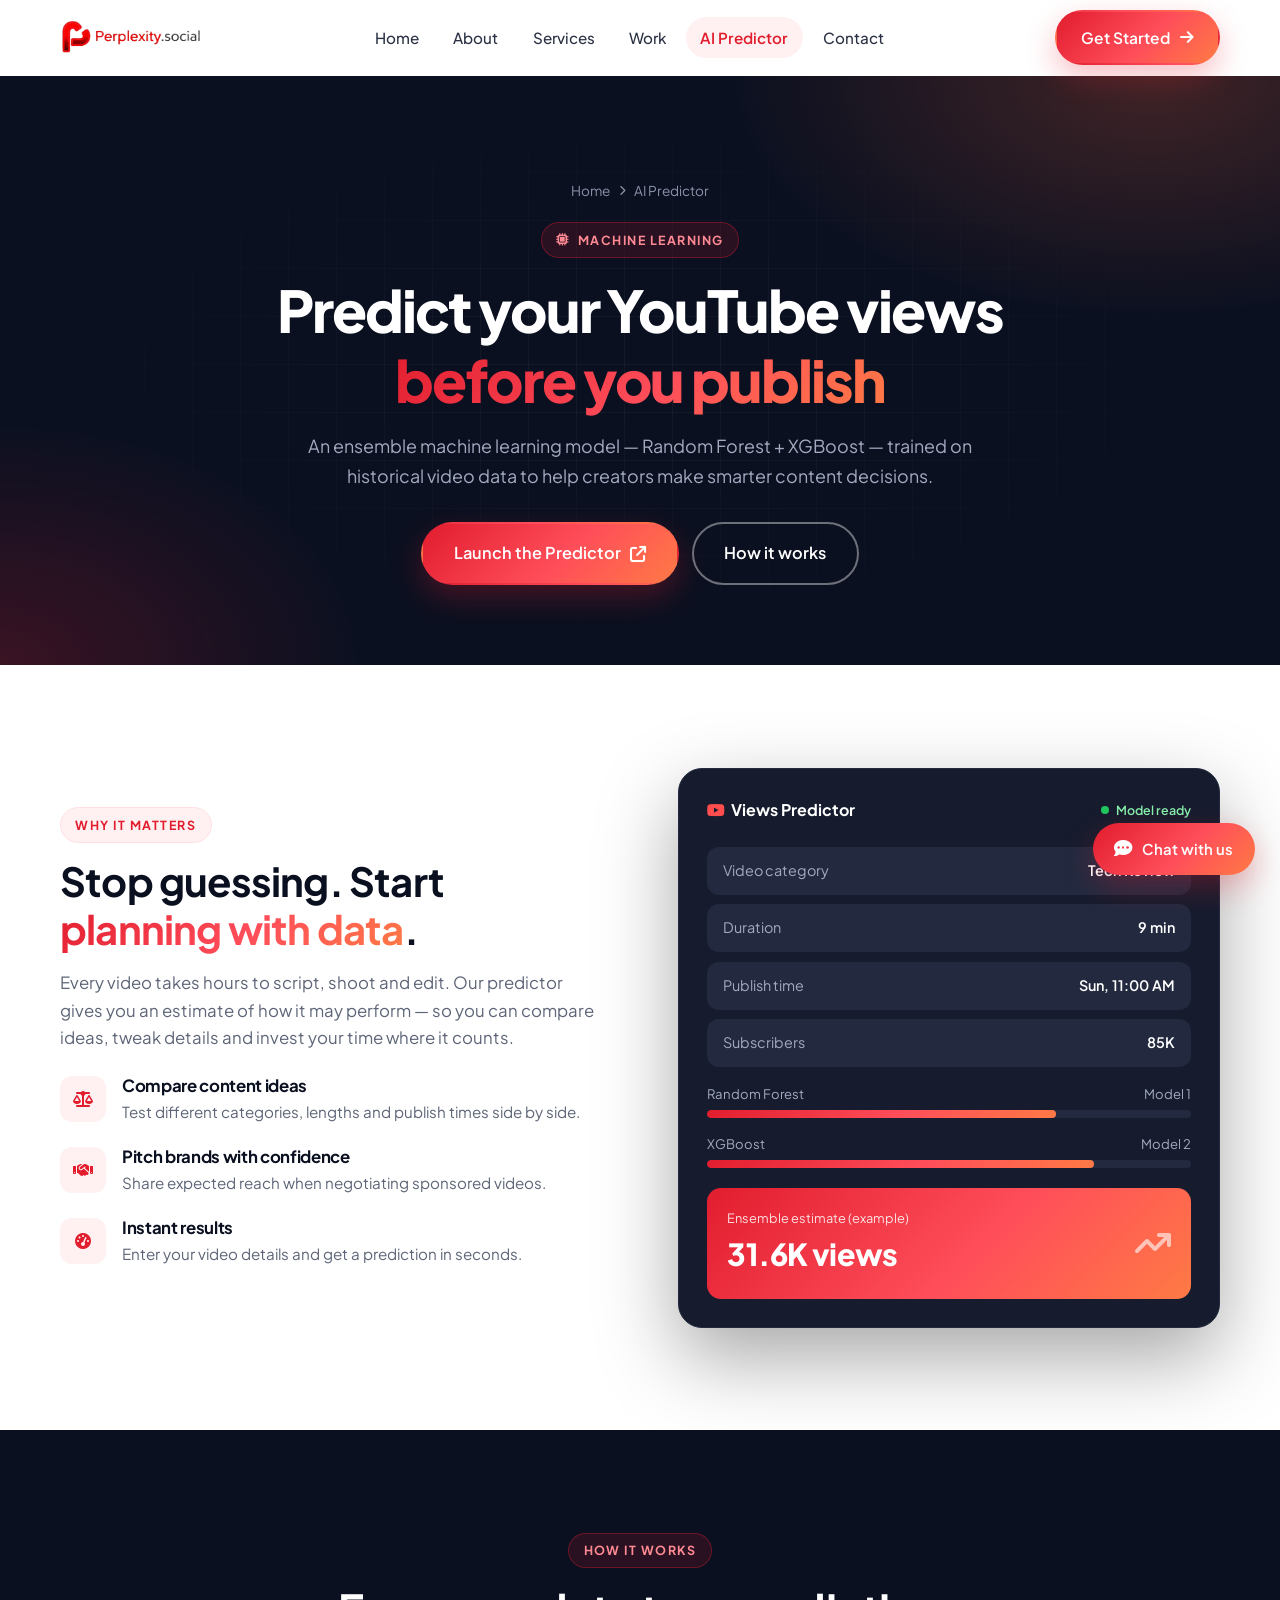
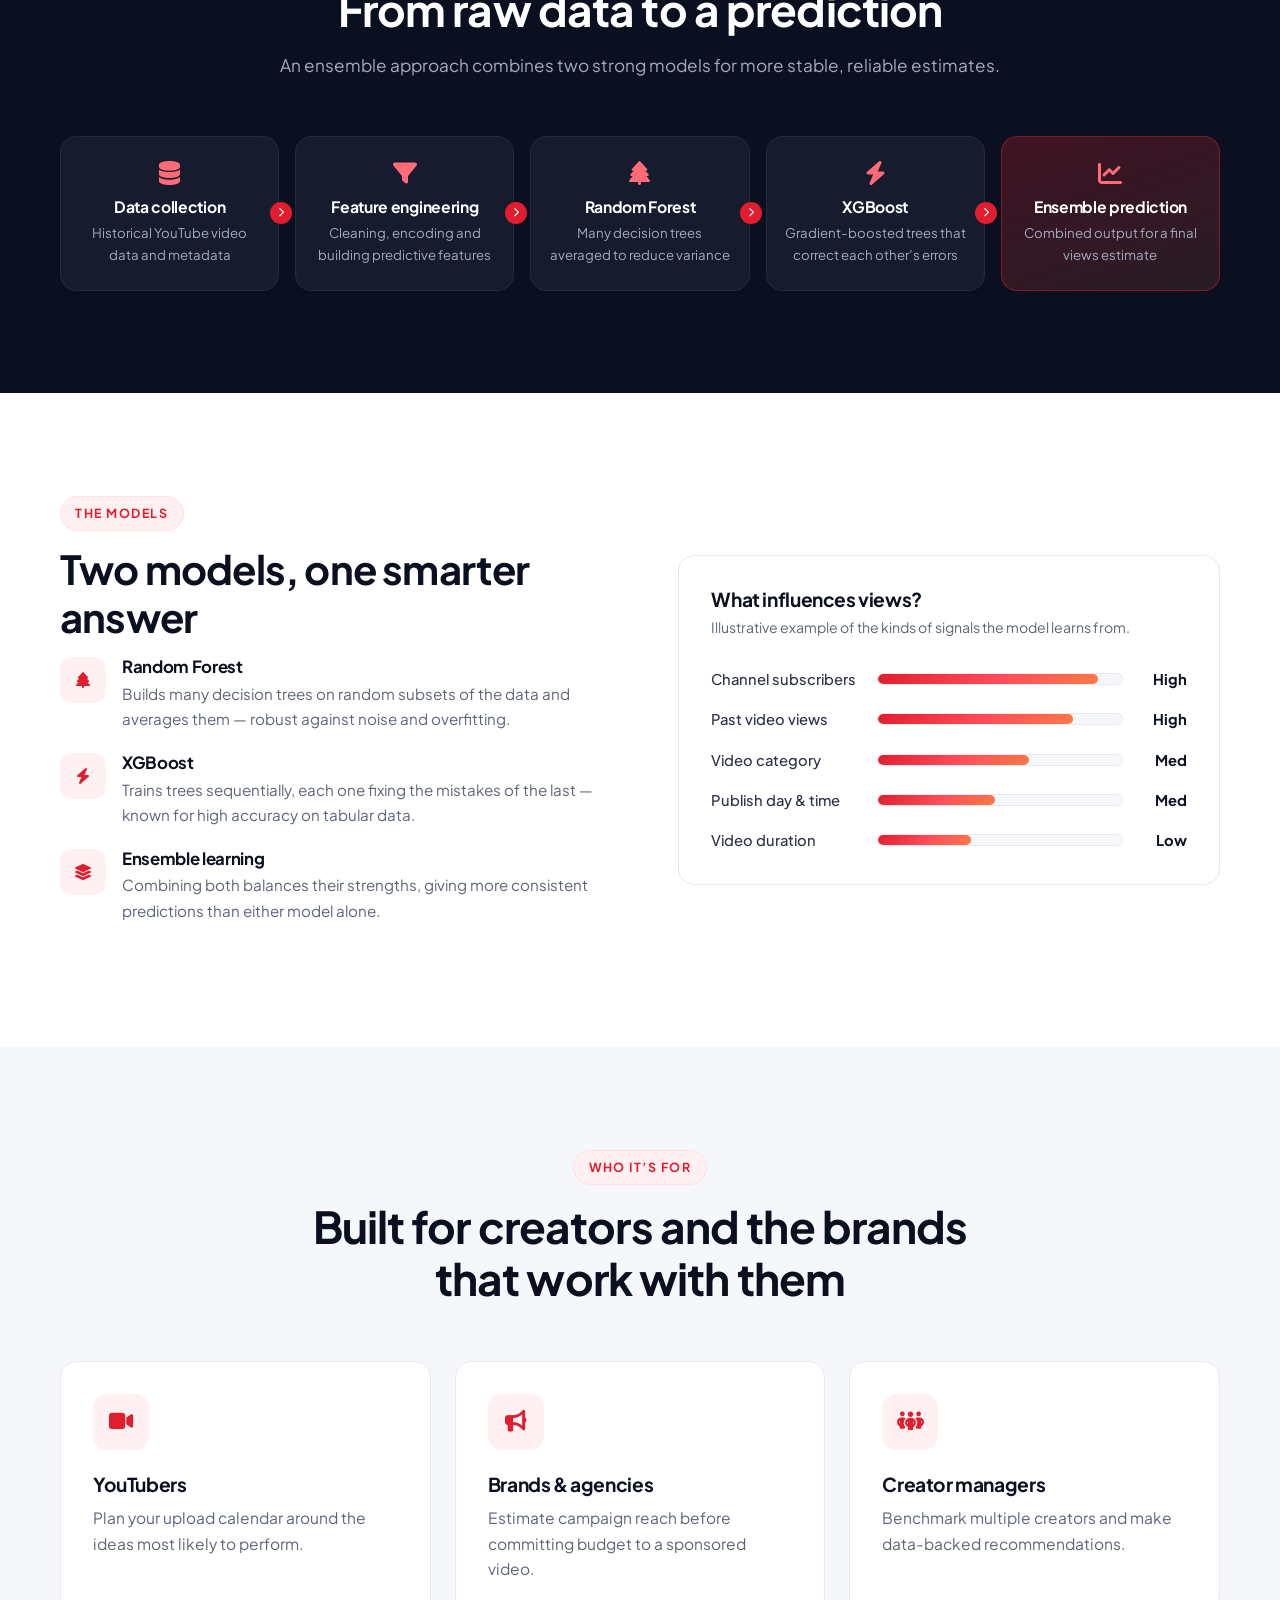
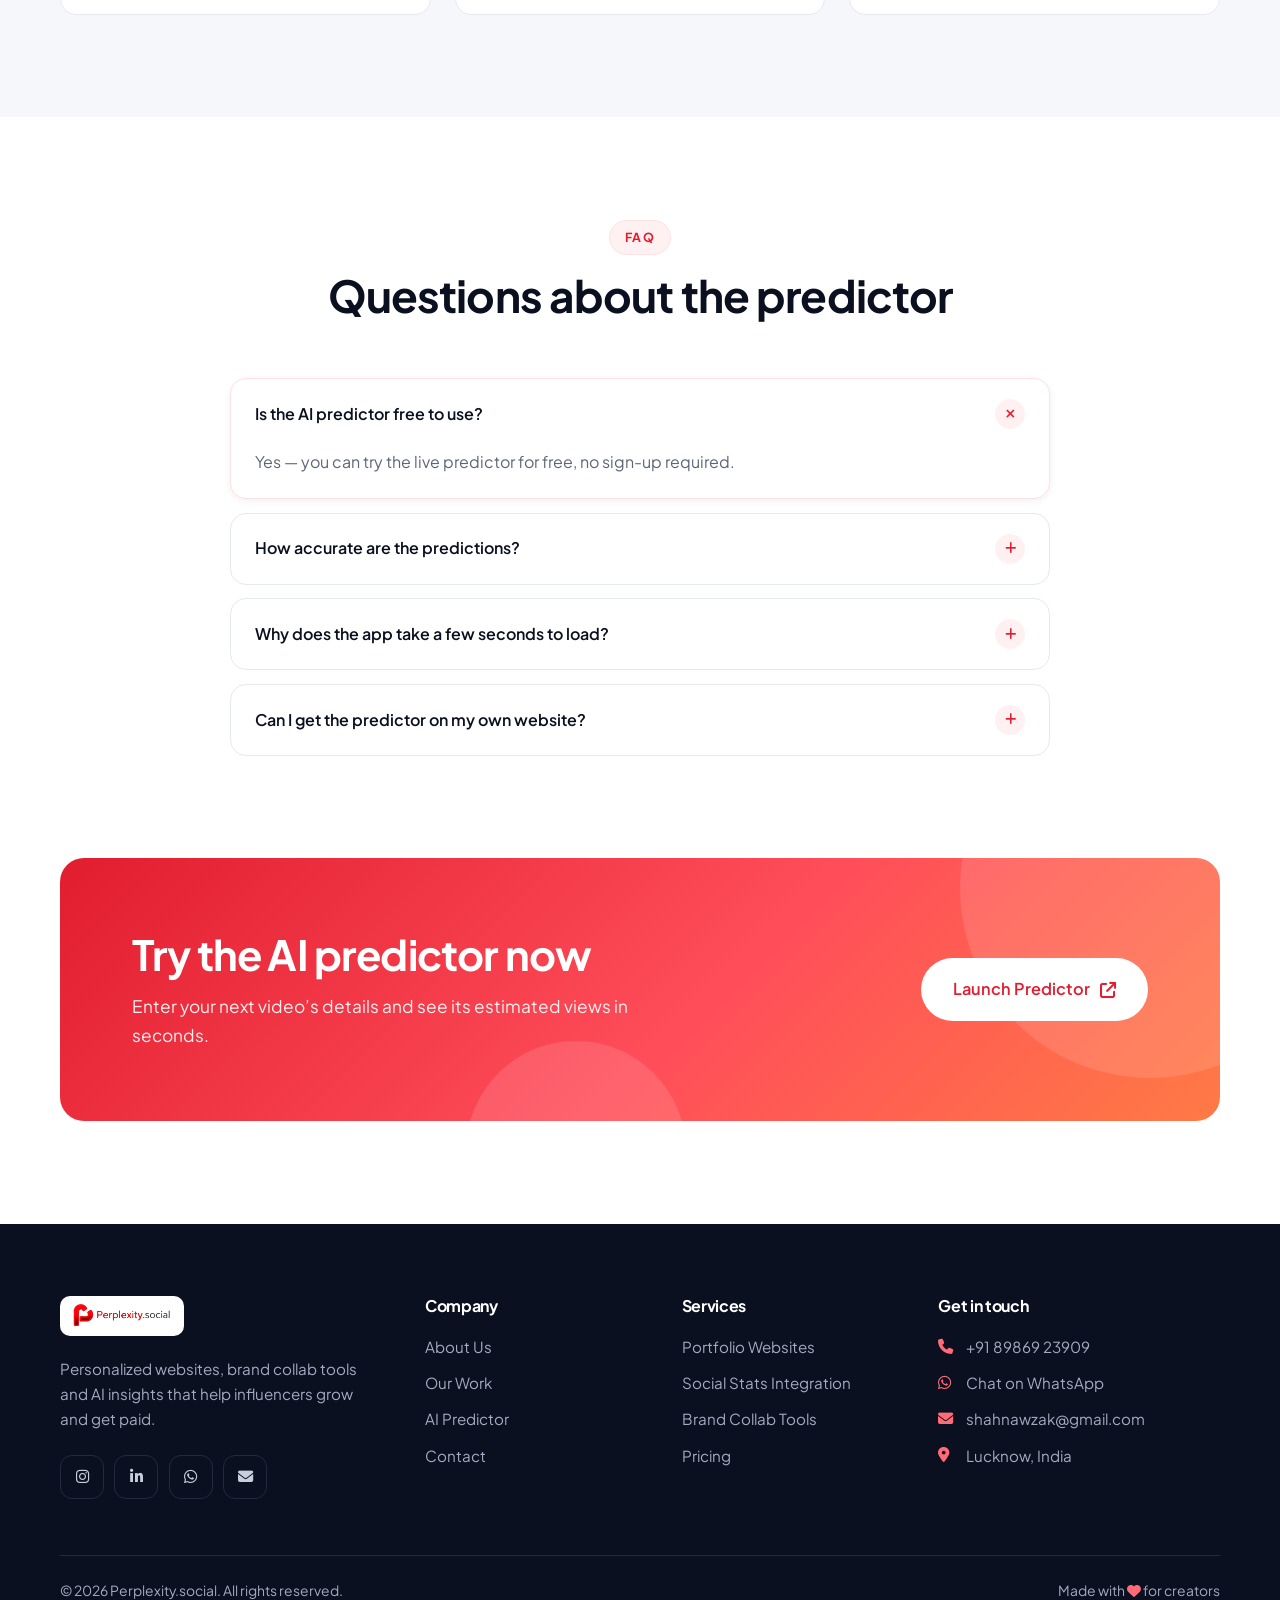
<file: ai-predictor.html>
<!DOCTYPE html>
<html lang="en">
<head>
  <meta charset="UTF-8">
  <meta name="viewport" content="width=device-width, initial-scale=1.0">
  <title>AI YouTube Views Predictor | Perplexity.social</title>
  <meta name="description" content="Predict YouTube video views before you publish. Perplexity.social's AI predictor uses an ensemble of Random Forest and XGBoost trained on historical data to help creators plan smarter content.">
  <link rel="icon" href="assets/images/logowala.png">
  <link rel="preconnect" href="https://fonts.googleapis.com">
  <link rel="preconnect" href="https://fonts.gstatic.com" crossorigin>
  <link href="https://fonts.googleapis.com/css2?family=Plus+Jakarta+Sans:wght@400;500;600;700;800&display=swap" rel="stylesheet">
  <link rel="stylesheet" href="https://cdnjs.cloudflare.com/ajax/libs/font-awesome/6.5.1/css/all.min.css" referrerpolicy="no-referrer">
  <link rel="stylesheet" href="assets/css/style.css">
</head>
<body>

  <!-- ====== Header ====== -->
  <header class="site-header">
    <div class="container nav">
      <a href="index.html" class="nav__logo" aria-label="Perplexity.social home">
        <img src="assets/images/logowala.png" alt="Perplexity.social">
      </a>
      <nav aria-label="Main navigation">
        <ul class="nav__links" id="nav-links">
          <li><a href="index.html">Home</a></li>
          <li><a href="about.html">About</a></li>
          <li><a href="services.html">Services</a></li>
          <li><a href="work.html">Work</a></li>
          <li><a href="ai-predictor.html" class="active">AI Predictor</a></li>
          <li><a href="contact.html">Contact</a></li>
          <li class="nav__cta-mobile"><a href="contact.html" class="btn btn--primary">Get Started</a></li>
        </ul>
      </nav>
      <div class="nav__actions">
        <a href="contact.html" class="btn btn--primary">Get Started <i class="fa-solid fa-arrow-right"></i></a>
        <button class="menu-toggle" id="mobile-menu" aria-label="Toggle menu" aria-expanded="false" aria-controls="nav-links">
          <span></span><span></span><span></span>
        </button>
      </div>
    </div>
  </header>

  <main>
    <!-- ====== Page hero ====== -->
    <section class="page-hero">
      <div class="container">
        <div class="breadcrumb"><a href="index.html">Home</a> <i class="fa-solid fa-chevron-right"></i> <span>AI Predictor</span></div>
        <span class="eyebrow"><i class="fa-solid fa-microchip"></i> Machine learning</span>
        <h1>Predict your YouTube views <span class="text-gradient">before you publish</span></h1>
        <p>An ensemble machine learning model — Random Forest + XGBoost — trained on historical video data to help creators make smarter content decisions.</p>
        <div class="page-hero__actions">
          <a href="https://ai-powered-video-views-predictor.onrender.com/" target="_blank" rel="noopener" class="btn btn--primary btn--lg">Launch the Predictor <i class="fa-solid fa-arrow-up-right-from-square"></i></a>
          <a href="#how" class="btn btn--outline-light btn--lg">How it works</a>
        </div>
      </div>
    </section>

    <!-- ====== Overview ====== -->
    <section class="section">
      <div class="container split">
        <div class="split__copy reveal">
          <span class="eyebrow">Why it matters</span>
          <h2>Stop guessing. Start <span class="text-gradient">planning with data</span>.</h2>
          <p>Every video takes hours to script, shoot and edit. Our predictor gives you an estimate of how it may perform — so you can compare ideas, tweak details and invest your time where it counts.</p>
          <div class="feature-row">
            <div class="feature-row__icon"><i class="fa-solid fa-scale-balanced"></i></div>
            <div><h4>Compare content ideas</h4><p>Test different categories, lengths and publish times side by side.</p></div>
          </div>
          <div class="feature-row">
            <div class="feature-row__icon"><i class="fa-solid fa-handshake"></i></div>
            <div><h4>Pitch brands with confidence</h4><p>Share expected reach when negotiating sponsored videos.</p></div>
          </div>
          <div class="feature-row">
            <div class="feature-row__icon"><i class="fa-solid fa-gauge-high"></i></div>
            <div><h4>Instant results</h4><p>Enter your video details and get a prediction in seconds.</p></div>
          </div>
        </div>
        <div class="reveal reveal-delay-2" data-animate>
          <div class="section--dark" style="background:transparent">
            <div class="predictor-card" aria-hidden="true">
              <div class="predictor-card__head">
                <strong><i class="fa-brands fa-youtube" style="color:#ff4d4d"></i> &nbsp;Views Predictor</strong>
                <span class="live-dot">Model ready</span>
              </div>
              <div class="predictor-field"><span>Video category</span><strong>Tech Review</strong></div>
              <div class="predictor-field"><span>Duration</span><strong>9 min</strong></div>
              <div class="predictor-field"><span>Publish time</span><strong>Sun, 11:00 AM</strong></div>
              <div class="predictor-field"><span>Subscribers</span><strong>85K</strong></div>
              <div class="meter">
                <div class="meter__row"><span>Random Forest</span><span>Model 1</span></div>
                <div class="meter__track"><div class="meter__fill" style="--w:72%"></div></div>
                <div class="meter__row"><span>XGBoost</span><span>Model 2</span></div>
                <div class="meter__track"><div class="meter__fill" style="--w:80%"></div></div>
              </div>
              <div class="predictor-result">
                <div><small>Ensemble estimate (example)</small><strong>31.6K views</strong></div>
                <i class="fa-solid fa-arrow-trend-up"></i>
              </div>
            </div>
          </div>
        </div>
      </div>
    </section>

    <!-- ====== Pipeline ====== -->
    <section class="section section--dark" id="how">
      <div class="container">
        <div class="section-head reveal">
          <span class="eyebrow">How it works</span>
          <h2>From raw data to a prediction</h2>
          <p>An ensemble approach combines two strong models for more stable, reliable estimates.</p>
        </div>
        <div class="pipeline reveal">
          <div class="pipeline__node">
            <i class="fa-solid fa-database"></i>
            <h4>Data collection</h4>
            <p>Historical YouTube video data and metadata</p>
          </div>
          <div class="pipeline__node">
            <i class="fa-solid fa-filter"></i>
            <h4>Feature engineering</h4>
            <p>Cleaning, encoding and building predictive features</p>
          </div>
          <div class="pipeline__node">
            <i class="fa-solid fa-tree"></i>
            <h4>Random Forest</h4>
            <p>Many decision trees averaged to reduce variance</p>
          </div>
          <div class="pipeline__node">
            <i class="fa-solid fa-bolt"></i>
            <h4>XGBoost</h4>
            <p>Gradient-boosted trees that correct each other’s errors</p>
          </div>
          <div class="pipeline__node pipeline__node--accent">
            <i class="fa-solid fa-chart-line"></i>
            <h4>Ensemble prediction</h4>
            <p>Combined output for a final views estimate</p>
          </div>
        </div>
      </div>
    </section>

    <!-- ====== Models + feature importance ====== -->
    <section class="section">
      <div class="container split">
        <div class="split__copy reveal">
          <span class="eyebrow">The models</span>
          <h2>Two models, one smarter answer</h2>
          <div class="feature-row">
            <div class="feature-row__icon"><i class="fa-solid fa-tree"></i></div>
            <div><h4>Random Forest</h4><p>Builds many decision trees on random subsets of the data and averages them — robust against noise and overfitting.</p></div>
          </div>
          <div class="feature-row">
            <div class="feature-row__icon"><i class="fa-solid fa-bolt"></i></div>
            <div><h4>XGBoost</h4><p>Trains trees sequentially, each one fixing the mistakes of the last — known for high accuracy on tabular data.</p></div>
          </div>
          <div class="feature-row">
            <div class="feature-row__icon"><i class="fa-solid fa-layer-group"></i></div>
            <div><h4>Ensemble learning</h4><p>Combining both balances their strengths, giving more consistent predictions than either model alone.</p></div>
          </div>
        </div>
        <div class="card reveal reveal-delay-1" data-animate style="padding:2rem">
          <h3 style="margin-bottom:.3rem">What influences views?</h3>
          <p style="margin-bottom:1.75rem;font-size:.88rem">Illustrative example of the kinds of signals the model learns from.</p>
          <div class="bar-chart">
            <div class="bar-chart__row"><span>Channel subscribers</span><div class="bar-chart__track"><div class="bar-chart__fill" style="--w:90%"></div></div><span>High</span></div>
            <div class="bar-chart__row"><span>Past video views</span><div class="bar-chart__track"><div class="bar-chart__fill" style="--w:80%"></div></div><span>High</span></div>
            <div class="bar-chart__row"><span>Video category</span><div class="bar-chart__track"><div class="bar-chart__fill" style="--w:62%"></div></div><span>Med</span></div>
            <div class="bar-chart__row"><span>Publish day &amp; time</span><div class="bar-chart__track"><div class="bar-chart__fill" style="--w:48%"></div></div><span>Med</span></div>
            <div class="bar-chart__row"><span>Video duration</span><div class="bar-chart__track"><div class="bar-chart__fill" style="--w:38%"></div></div><span>Low</span></div>
          </div>
        </div>
      </div>
    </section>

    <!-- ====== Use cases ====== -->
    <section class="section section--soft">
      <div class="container">
        <div class="section-head reveal">
          <span class="eyebrow">Who it’s for</span>
          <h2>Built for creators and the brands that work with them</h2>
        </div>
        <div class="grid-3">
          <div class="card reveal">
            <div class="card__icon"><i class="fa-solid fa-video"></i></div>
            <h3>YouTubers</h3>
            <p>Plan your upload calendar around the ideas most likely to perform.</p>
          </div>
          <div class="card reveal reveal-delay-1">
            <div class="card__icon"><i class="fa-solid fa-bullhorn"></i></div>
            <h3>Brands &amp; agencies</h3>
            <p>Estimate campaign reach before committing budget to a sponsored video.</p>
          </div>
          <div class="card reveal reveal-delay-2">
            <div class="card__icon"><i class="fa-solid fa-people-group"></i></div>
            <h3>Creator managers</h3>
            <p>Benchmark multiple creators and make data-backed recommendations.</p>
          </div>
        </div>
      </div>
    </section>

    <!-- ====== FAQ ====== -->
    <section class="section">
      <div class="container">
        <div class="section-head reveal">
          <span class="eyebrow">FAQ</span>
          <h2>Questions about the predictor</h2>
        </div>
        <div class="faq reveal">
          <details open>
            <summary>Is the AI predictor free to use?</summary>
            <p>Yes — you can try the live predictor for free, no sign-up required.</p>
          </details>
          <details>
            <summary>How accurate are the predictions?</summary>
            <p>Predictions are estimates based on patterns in historical data. They’re best used to compare ideas and plan content, not as guaranteed numbers. We continuously work on improving model accuracy.</p>
          </details>
          <details>
            <summary>Why does the app take a few seconds to load?</summary>
            <p>The predictor is hosted on a cloud platform that may “sleep” when idle. The first load can take a little longer while the server wakes up.</p>
          </details>
          <details>
            <summary>Can I get the predictor on my own website?</summary>
            <p>Yes — AI content insights can be included with our Creator Pro and Brand plans. <a href="contact.html" style="color:var(--brand);font-weight:600">Contact us</a> to learn more.</p>
          </details>
        </div>
      </div>
    </section>

    <!-- ====== CTA ====== -->
    <section class="section" style="padding-top:0">
      <div class="container">
        <div class="cta-band reveal">
          <div>
            <h2>Try the AI predictor now</h2>
            <p>Enter your next video’s details and see its estimated views in seconds.</p>
          </div>
          <div class="cta-band__actions">
            <a href="https://ai-powered-video-views-predictor.onrender.com/" target="_blank" rel="noopener" class="btn btn--light btn--lg">Launch Predictor <i class="fa-solid fa-arrow-up-right-from-square"></i></a>
          </div>
        </div>
      </div>
    </section>
  </main>

  <!-- ====== Footer ====== -->
  <footer class="site-footer">
    <div class="container">
      <div class="footer__grid">
        <div class="footer__brand">
          <img src="assets/images/logowala.png" alt="Perplexity.social">
          <p>Personalized websites, brand collab tools and AI insights that help influencers grow and get paid.</p>
          <div class="socials">
            <a href="https://www.instagram.com/fatmee_akhtar?igsh=NjlhZzJ2NGJ3bDJt" target="_blank" rel="noopener" aria-label="Instagram"><i class="fa-brands fa-instagram"></i></a>
            <a href="https://www.linkedin.com/in/shahnawaz-akhtar-fatmee-a36704211" target="_blank" rel="noopener" aria-label="LinkedIn"><i class="fa-brands fa-linkedin-in"></i></a>
            <a href="https://wa.me/918986923909" target="_blank" rel="noopener" aria-label="WhatsApp"><i class="fa-brands fa-whatsapp"></i></a>
            <a href="mailto:shahnawzak@gmail.com" aria-label="Email"><i class="fa-solid fa-envelope"></i></a>
          </div>
        </div>
        <div class="footer__col">
          <h4>Company</h4>
          <ul>
            <li><a href="about.html">About Us</a></li>
            <li><a href="work.html">Our Work</a></li>
            <li><a href="ai-predictor.html">AI Predictor</a></li>
            <li><a href="contact.html">Contact</a></li>
          </ul>
        </div>
        <div class="footer__col">
          <h4>Services</h4>
          <ul>
            <li><a href="services.html">Portfolio Websites</a></li>
            <li><a href="services.html">Social Stats Integration</a></li>
            <li><a href="services.html">Brand Collab Tools</a></li>
            <li><a href="services.html#pricing">Pricing</a></li>
          </ul>
        </div>
        <div class="footer__col footer__contact">
          <h4>Get in touch</h4>
          <ul>
            <li><i class="fa-solid fa-phone"></i><a href="tel:+918986923909">+91 89869 23909</a></li>
            <li><i class="fa-brands fa-whatsapp"></i><a href="https://wa.me/918986923909" target="_blank" rel="noopener">Chat on WhatsApp</a></li>
            <li><i class="fa-solid fa-envelope"></i><a href="mailto:shahnawzak@gmail.com">shahnawzak@gmail.com</a></li>
            <li><i class="fa-solid fa-location-dot"></i><span>Lucknow, India</span></li>
          </ul>
        </div>
      </div>
      <div class="footer__bottom">
        <p>© <span data-year>2025</span> Perplexity.social. All rights reserved.</p>
        <p>Made with <i class="fa-solid fa-heart" style="color:#ff6b76"></i> for creators</p>
      </div>
    </div>
  </footer>

  <script src="assets/js/script.js" defer></script>
</body>
</html>
</file>
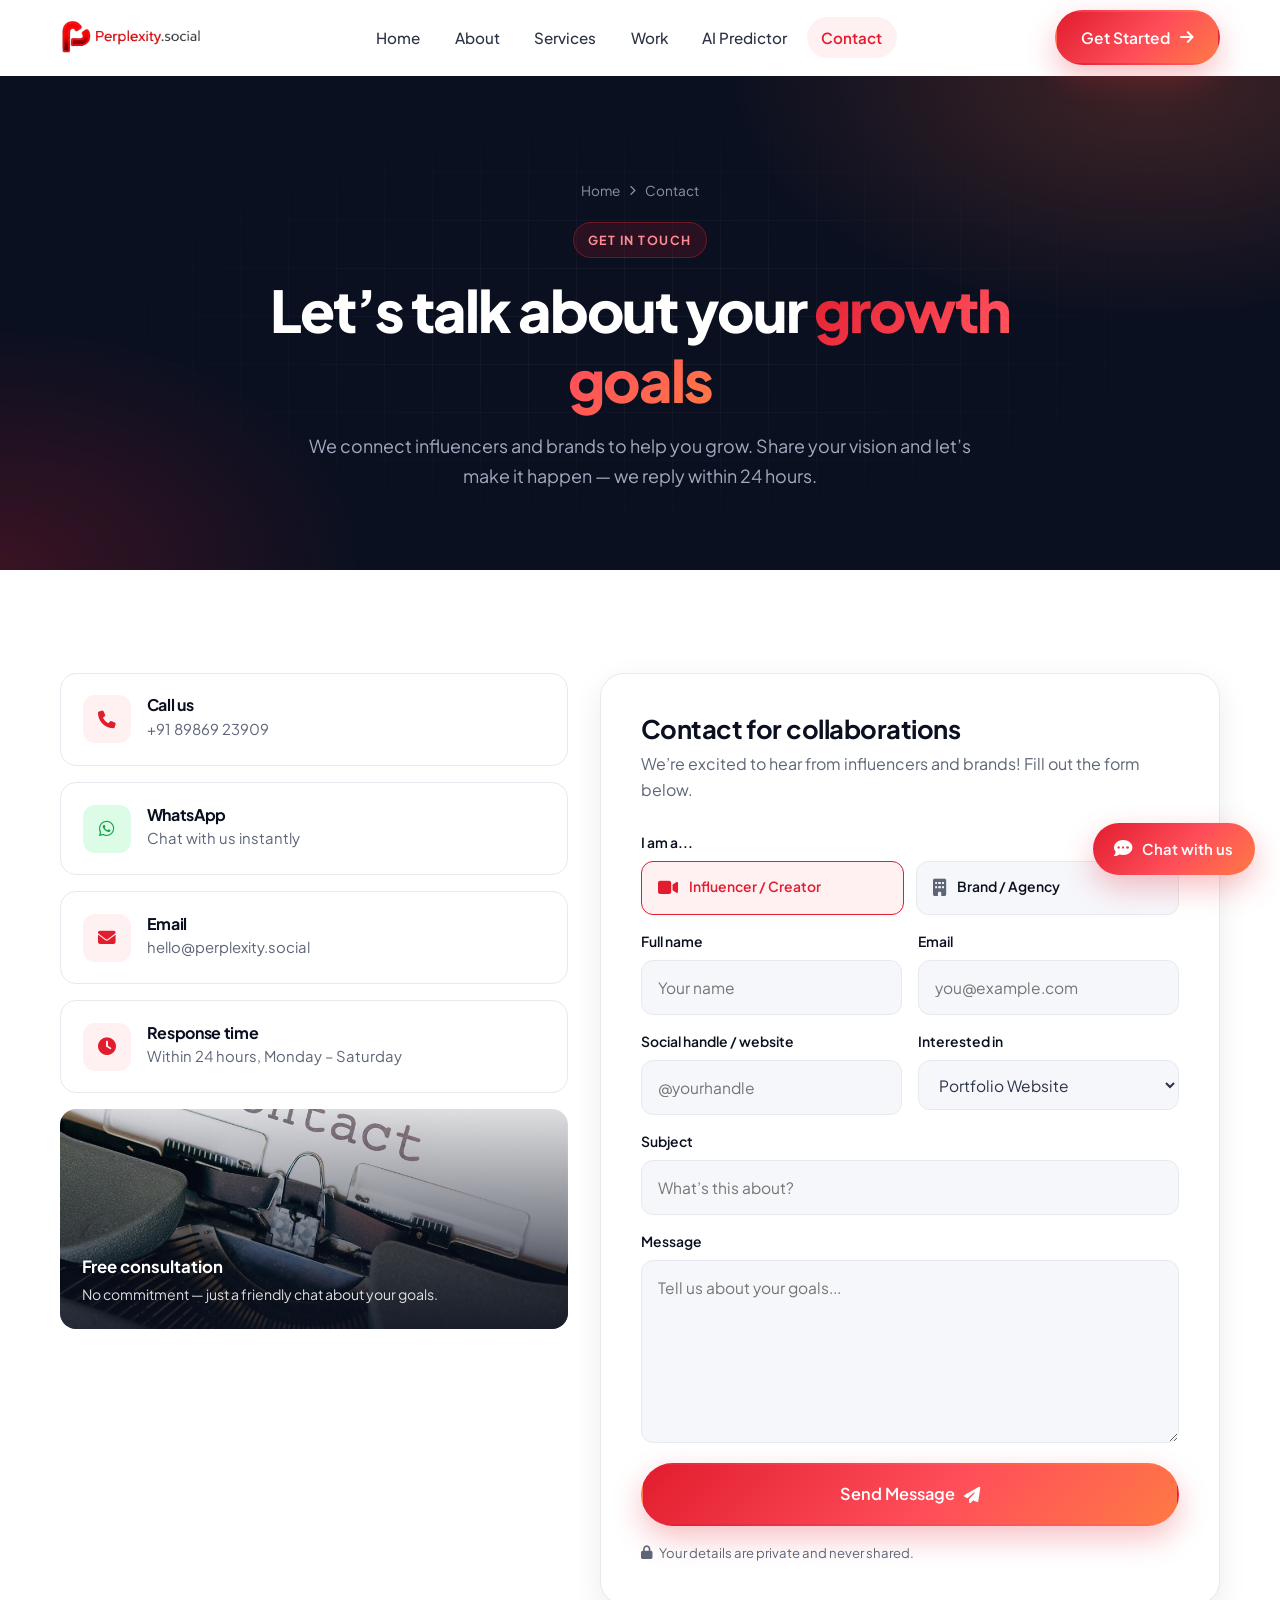
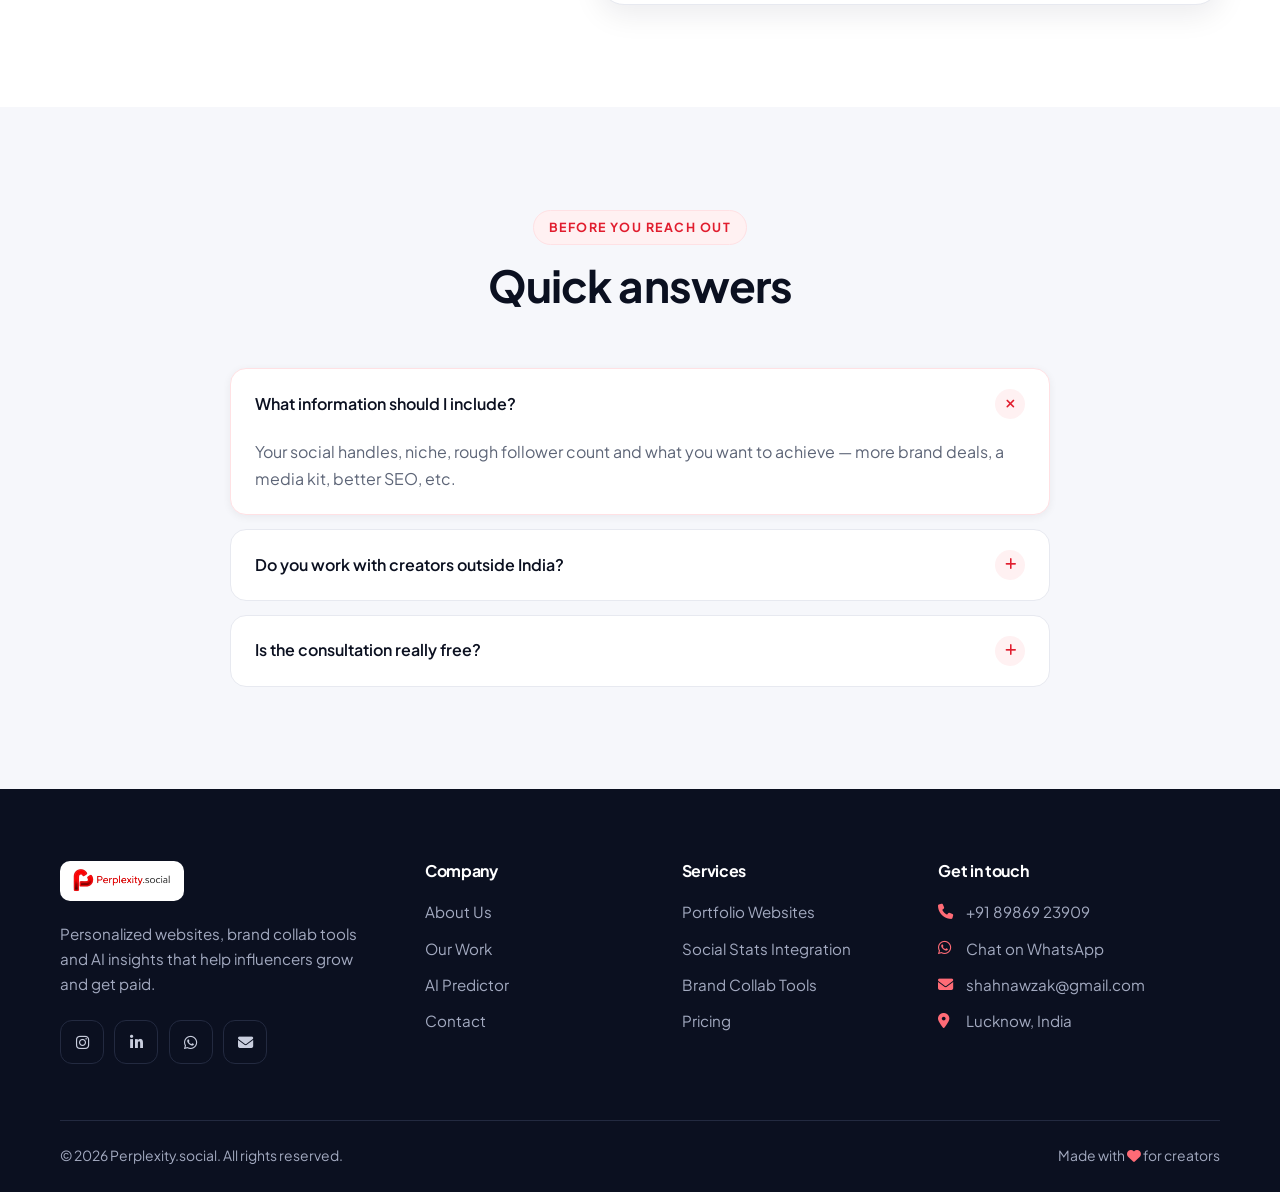
<file: contact.html>
<!DOCTYPE html>
<html lang="en">
<head>
  <meta charset="UTF-8">
  <meta name="viewport" content="width=device-width, initial-scale=1.0">
  <title>Contact Us | Perplexity.social</title>
  <meta name="description" content="Contact Perplexity.social for influencer websites, brand collaborations and AI content insights. Call, WhatsApp or send us a message — we reply within 24 hours.">
  <link rel="icon" href="assets/images/logowala.png">
  <link rel="preconnect" href="https://fonts.googleapis.com">
  <link rel="preconnect" href="https://fonts.gstatic.com" crossorigin>
  <link href="https://fonts.googleapis.com/css2?family=Plus+Jakarta+Sans:wght@400;500;600;700;800&display=swap" rel="stylesheet">
  <link rel="stylesheet" href="https://cdnjs.cloudflare.com/ajax/libs/font-awesome/6.5.1/css/all.min.css" referrerpolicy="no-referrer">
  <link rel="stylesheet" href="assets/css/style.css">
</head>
<body>

  <!-- ====== Header ====== -->
  <header class="site-header">
    <div class="container nav">
      <a href="index.html" class="nav__logo" aria-label="Perplexity.social home">
        <img src="assets/images/logowala.png" alt="Perplexity.social">
      </a>
      <nav aria-label="Main navigation">
        <ul class="nav__links" id="nav-links">
          <li><a href="index.html">Home</a></li>
          <li><a href="about.html">About</a></li>
          <li><a href="services.html">Services</a></li>
          <li><a href="work.html">Work</a></li>
          <li><a href="ai-predictor.html">AI Predictor</a></li>
          <li><a href="contact.html" class="active">Contact</a></li>
          <li class="nav__cta-mobile"><a href="contact.html" class="btn btn--primary">Get Started</a></li>
        </ul>
      </nav>
      <div class="nav__actions">
        <a href="contact.html" class="btn btn--primary">Get Started <i class="fa-solid fa-arrow-right"></i></a>
        <button class="menu-toggle" id="mobile-menu" aria-label="Toggle menu" aria-expanded="false" aria-controls="nav-links">
          <span></span><span></span><span></span>
        </button>
      </div>
    </div>
  </header>

  <main>
    <!-- ====== Page hero ====== -->
    <section class="page-hero">
      <div class="container">
        <div class="breadcrumb"><a href="index.html">Home</a> <i class="fa-solid fa-chevron-right"></i> <span>Contact</span></div>
        <span class="eyebrow">Get in touch</span>
        <h1>Let’s talk about your <span class="text-gradient">growth goals</span></h1>
        <p>We connect influencers and brands to help you grow. Share your vision and let’s make it happen — we reply within 24 hours.</p>
      </div>
    </section>

    <!-- ====== Contact ====== -->
    <section class="section">
      <div class="container contact-grid">
        <div class="info-stack reveal">
          <a href="tel:+918986923909" class="info-card">
            <div class="info-card__icon"><i class="fa-solid fa-phone"></i></div>
            <div><h4>Call us</h4><p>+91 89869 23909</p></div>
          </a>
          <a href="https://wa.me/918986923909" target="_blank" rel="noopener" class="info-card">
            <div class="info-card__icon info-card__icon--wa"><i class="fa-brands fa-whatsapp"></i></div>
            <div><h4>WhatsApp</h4><p>Chat with us instantly</p></div>
          </a>
          <a href="mailto:hello@perplexity.social" class="info-card">
            <div class="info-card__icon"><i class="fa-solid fa-envelope"></i></div>
            <div><h4>Email</h4><p>hello@perplexity.social</p></div>
          </a>
          <div class="info-card">
            <div class="info-card__icon"><i class="fa-solid fa-clock"></i></div>
            <div><h4>Response time</h4><p>Within 24 hours, Monday – Saturday</p></div>
          </div>
          <div class="info-visual">
            <img src="assets/images/contact2-web.jpg" alt="" loading="lazy">
            <div class="info-visual__overlay">
              <div><strong>Free consultation</strong><span>No commitment — just a friendly chat about your goals.</span></div>
            </div>
          </div>
        </div>

        <div class="form-card reveal reveal-delay-1">
          <h2>Contact for collaborations</h2>
          <p>We’re excited to hear from influencers and brands! Fill out the form below.</p>

          <!-- Formspree Form -->
          <form id="contact-form" action="https://formspree.io/f/movknraw" method="POST">
            <div class="form-grid">
              <div class="form-field form-field--full">
                <label>I am a...</label>
                <div class="role-picker">
                  <input type="radio" name="role" id="role-creator" value="Influencer / Creator" checked>
                  <label for="role-creator"><i class="fa-solid fa-video"></i> Influencer / Creator</label>
                  <input type="radio" name="role" id="role-brand" value="Brand / Agency">
                  <label for="role-brand"><i class="fa-solid fa-building"></i> Brand / Agency</label>
                </div>
              </div>
              <div class="form-field">
                <label for="name">Full name</label>
                <input type="text" name="name" id="name" placeholder="Your name" required>
              </div>
              <div class="form-field">
                <label for="email">Email</label>
                <input type="email" name="email" id="email" placeholder="you@example.com" required>
              </div>
              <div class="form-field">
                <label for="handle">Social handle / website</label>
                <input type="text" name="handle" id="handle" placeholder="@yourhandle">
              </div>
              <div class="form-field">
                <label for="service">Interested in</label>
                <select name="service" id="service">
                  <option>Portfolio Website</option>
                  <option>Social Stats Integration</option>
                  <option>Brand Collab Tools</option>
                  <option>AI Content Insights</option>
                  <option>Brand / Agency Plan</option>
                  <option>Something else</option>
                </select>
              </div>
              <div class="form-field form-field--full">
                <label for="subject">Subject</label>
                <input type="text" name="subject" id="subject" placeholder="What’s this about?" required>
              </div>
              <div class="form-field form-field--full">
                <label for="message">Message</label>
                <textarea name="message" id="message" placeholder="Tell us about your goals..." rows="6" required></textarea>
              </div>
            </div>
            <button type="submit" class="btn btn--primary btn--lg btn--block" style="margin-top:1.25rem">Send Message <i class="fa-solid fa-paper-plane"></i></button>
            <div id="form-status" class="form-status" role="status"></div>
            <p class="form-note"><i class="fa-solid fa-lock"></i> Your details are private and never shared.</p>
          </form>
        </div>
      </div>
    </section>

    <!-- ====== FAQ ====== -->
    <section class="section section--soft">
      <div class="container">
        <div class="section-head reveal">
          <span class="eyebrow">Before you reach out</span>
          <h2>Quick answers</h2>
        </div>
        <div class="faq reveal">
          <details open>
            <summary>What information should I include?</summary>
            <p>Your social handles, niche, rough follower count and what you want to achieve — more brand deals, a media kit, better SEO, etc.</p>
          </details>
          <details>
            <summary>Do you work with creators outside India?</summary>
            <p>Yes! We work remotely and can collaborate with creators and brands anywhere.</p>
          </details>
          <details>
            <summary>Is the consultation really free?</summary>
            <p>Yes — the first conversation is completely free with no obligation. We’ll recommend the best plan for your stage.</p>
          </details>
        </div>
      </div>
    </section>
  </main>

  <!-- ====== Footer ====== -->
  <footer class="site-footer">
    <div class="container">
      <div class="footer__grid">
        <div class="footer__brand">
          <img src="assets/images/logowala.png" alt="Perplexity.social">
          <p>Personalized websites, brand collab tools and AI insights that help influencers grow and get paid.</p>
          <div class="socials">
            <a href="https://www.instagram.com/fatmee_akhtar?igsh=NjlhZzJ2NGJ3bDJt" target="_blank" rel="noopener" aria-label="Instagram"><i class="fa-brands fa-instagram"></i></a>
            <a href="https://www.linkedin.com/in/shahnawaz-akhtar-fatmee-a36704211" target="_blank" rel="noopener" aria-label="LinkedIn"><i class="fa-brands fa-linkedin-in"></i></a>
            <a href="https://wa.me/918986923909" target="_blank" rel="noopener" aria-label="WhatsApp"><i class="fa-brands fa-whatsapp"></i></a>
            <a href="mailto:shahnawzak@gmail.com" aria-label="Email"><i class="fa-solid fa-envelope"></i></a>
          </div>
        </div>
        <div class="footer__col">
          <h4>Company</h4>
          <ul>
            <li><a href="about.html">About Us</a></li>
            <li><a href="work.html">Our Work</a></li>
            <li><a href="ai-predictor.html">AI Predictor</a></li>
            <li><a href="contact.html">Contact</a></li>
          </ul>
        </div>
        <div class="footer__col">
          <h4>Services</h4>
          <ul>
            <li><a href="services.html">Portfolio Websites</a></li>
            <li><a href="services.html">Social Stats Integration</a></li>
            <li><a href="services.html">Brand Collab Tools</a></li>
            <li><a href="services.html#pricing">Pricing</a></li>
          </ul>
        </div>
        <div class="footer__col footer__contact">
          <h4>Get in touch</h4>
          <ul>
            <li><i class="fa-solid fa-phone"></i><a href="tel:+918986923909">+91 89869 23909</a></li>
            <li><i class="fa-brands fa-whatsapp"></i><a href="https://wa.me/918986923909" target="_blank" rel="noopener">Chat on WhatsApp</a></li>
            <li><i class="fa-solid fa-envelope"></i><a href="mailto:shahnawzak@gmail.com">shahnawzak@gmail.com</a></li>
            <li><i class="fa-solid fa-location-dot"></i><span>Lucknow, India</span></li>
          </ul>
        </div>
      </div>
      <div class="footer__bottom">
        <p>© <span data-year>2025</span> Perplexity.social. All rights reserved.</p>
        <p>Made with <i class="fa-solid fa-heart" style="color:#ff6b76"></i> for creators</p>
      </div>
    </div>
  </footer>

  <script src="assets/js/script.js" defer></script>
</body>
</html>
</file>
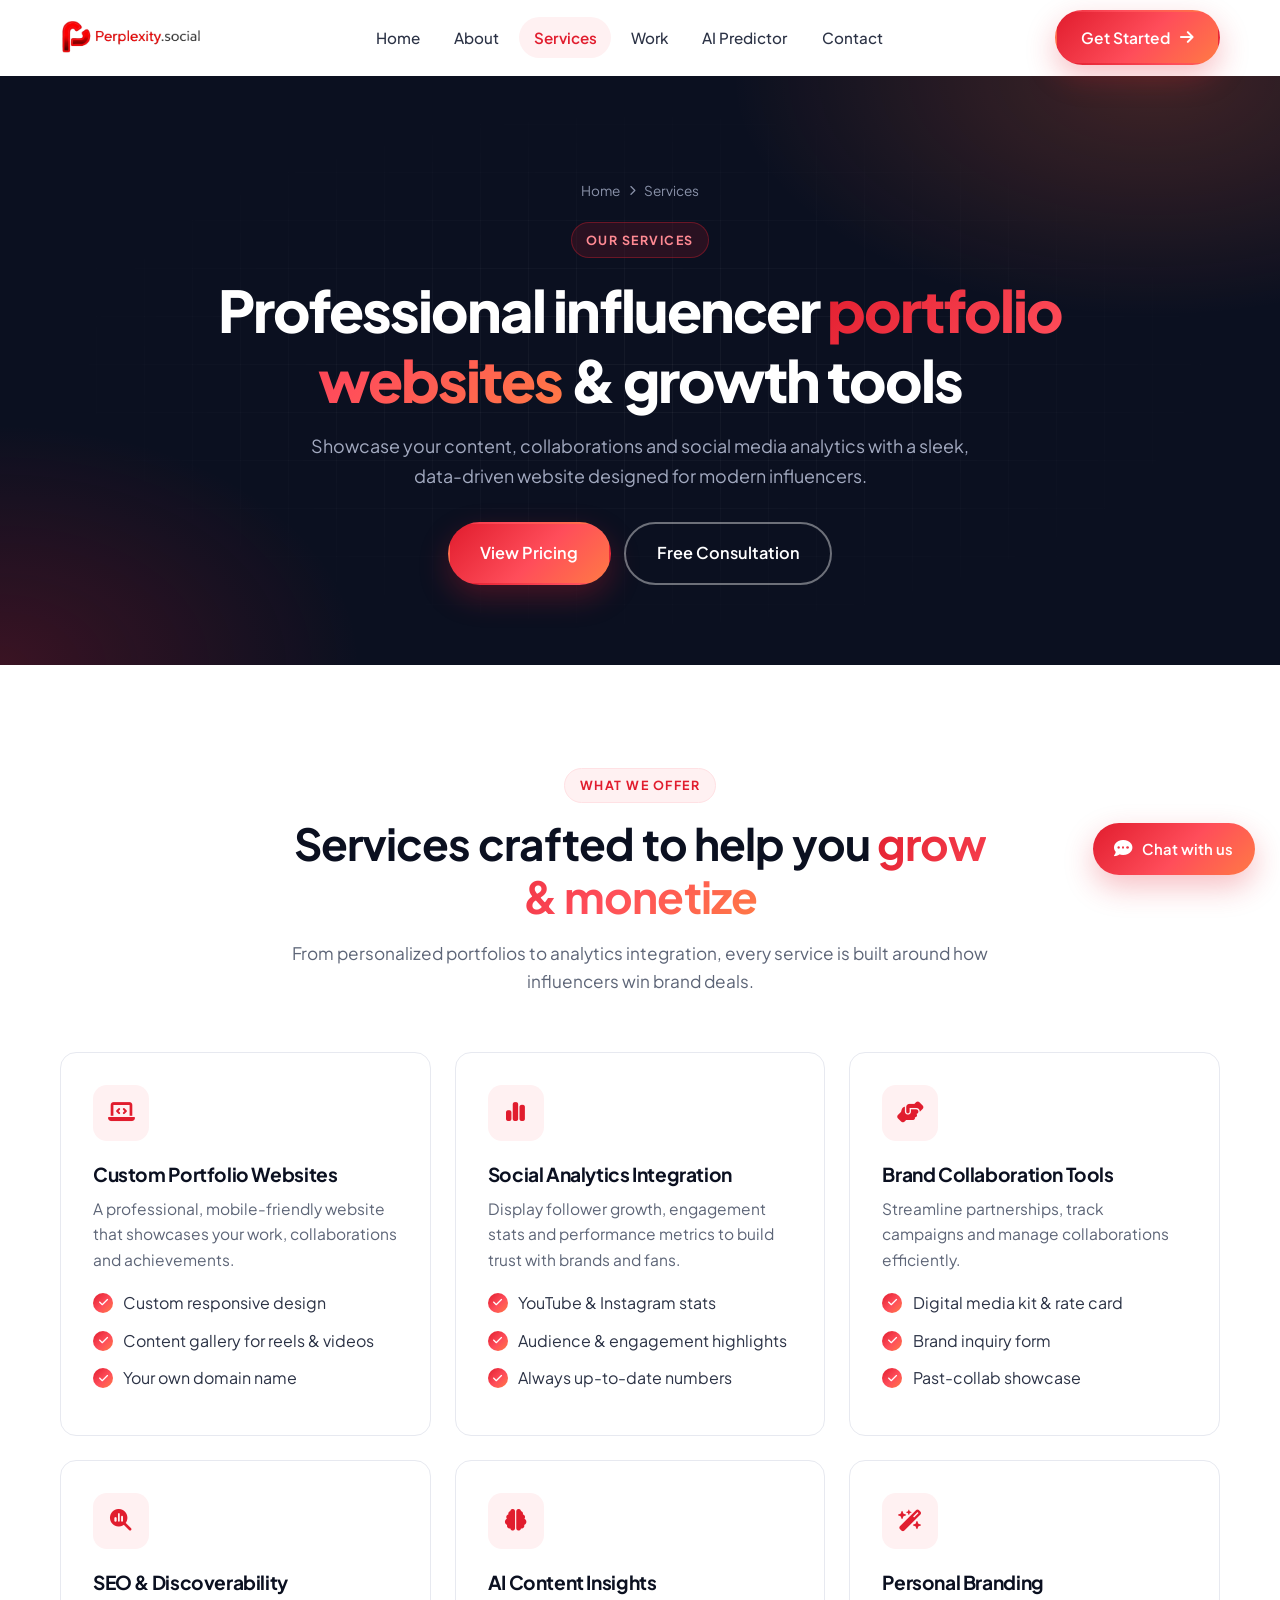
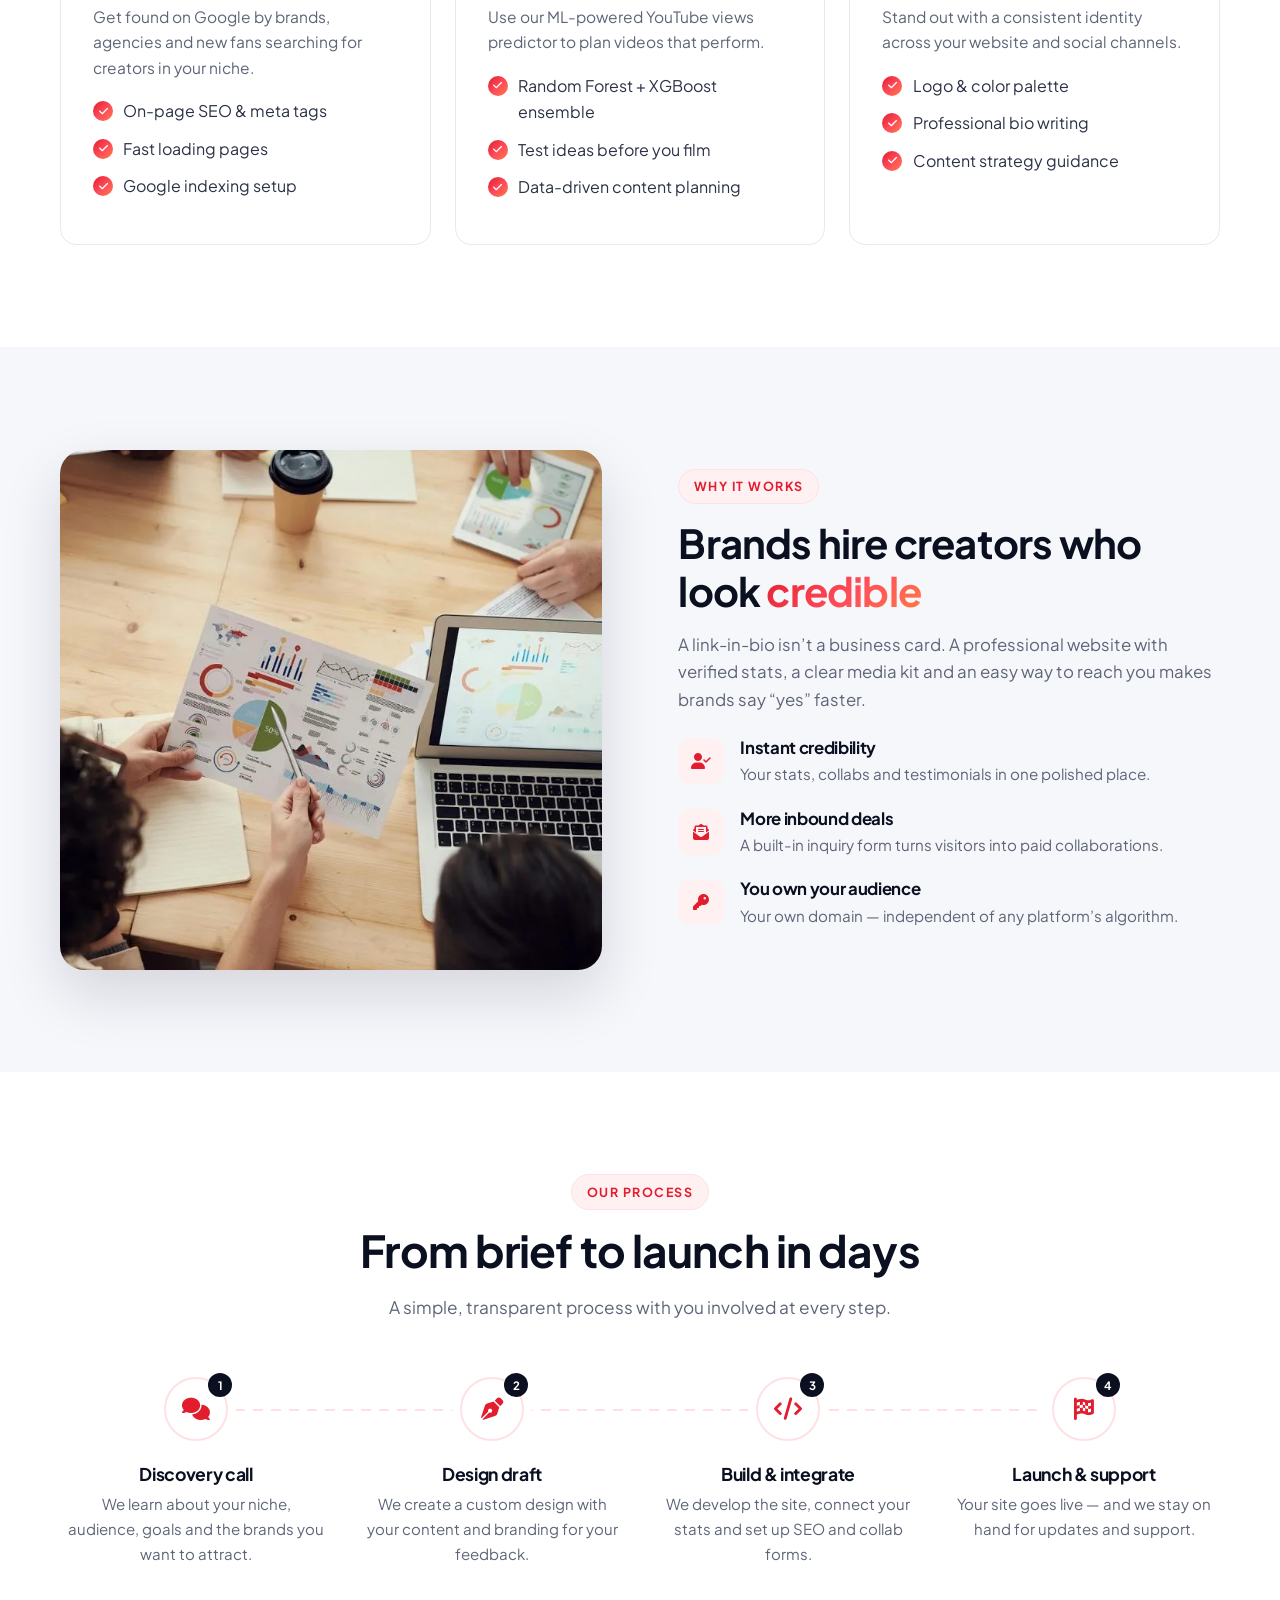
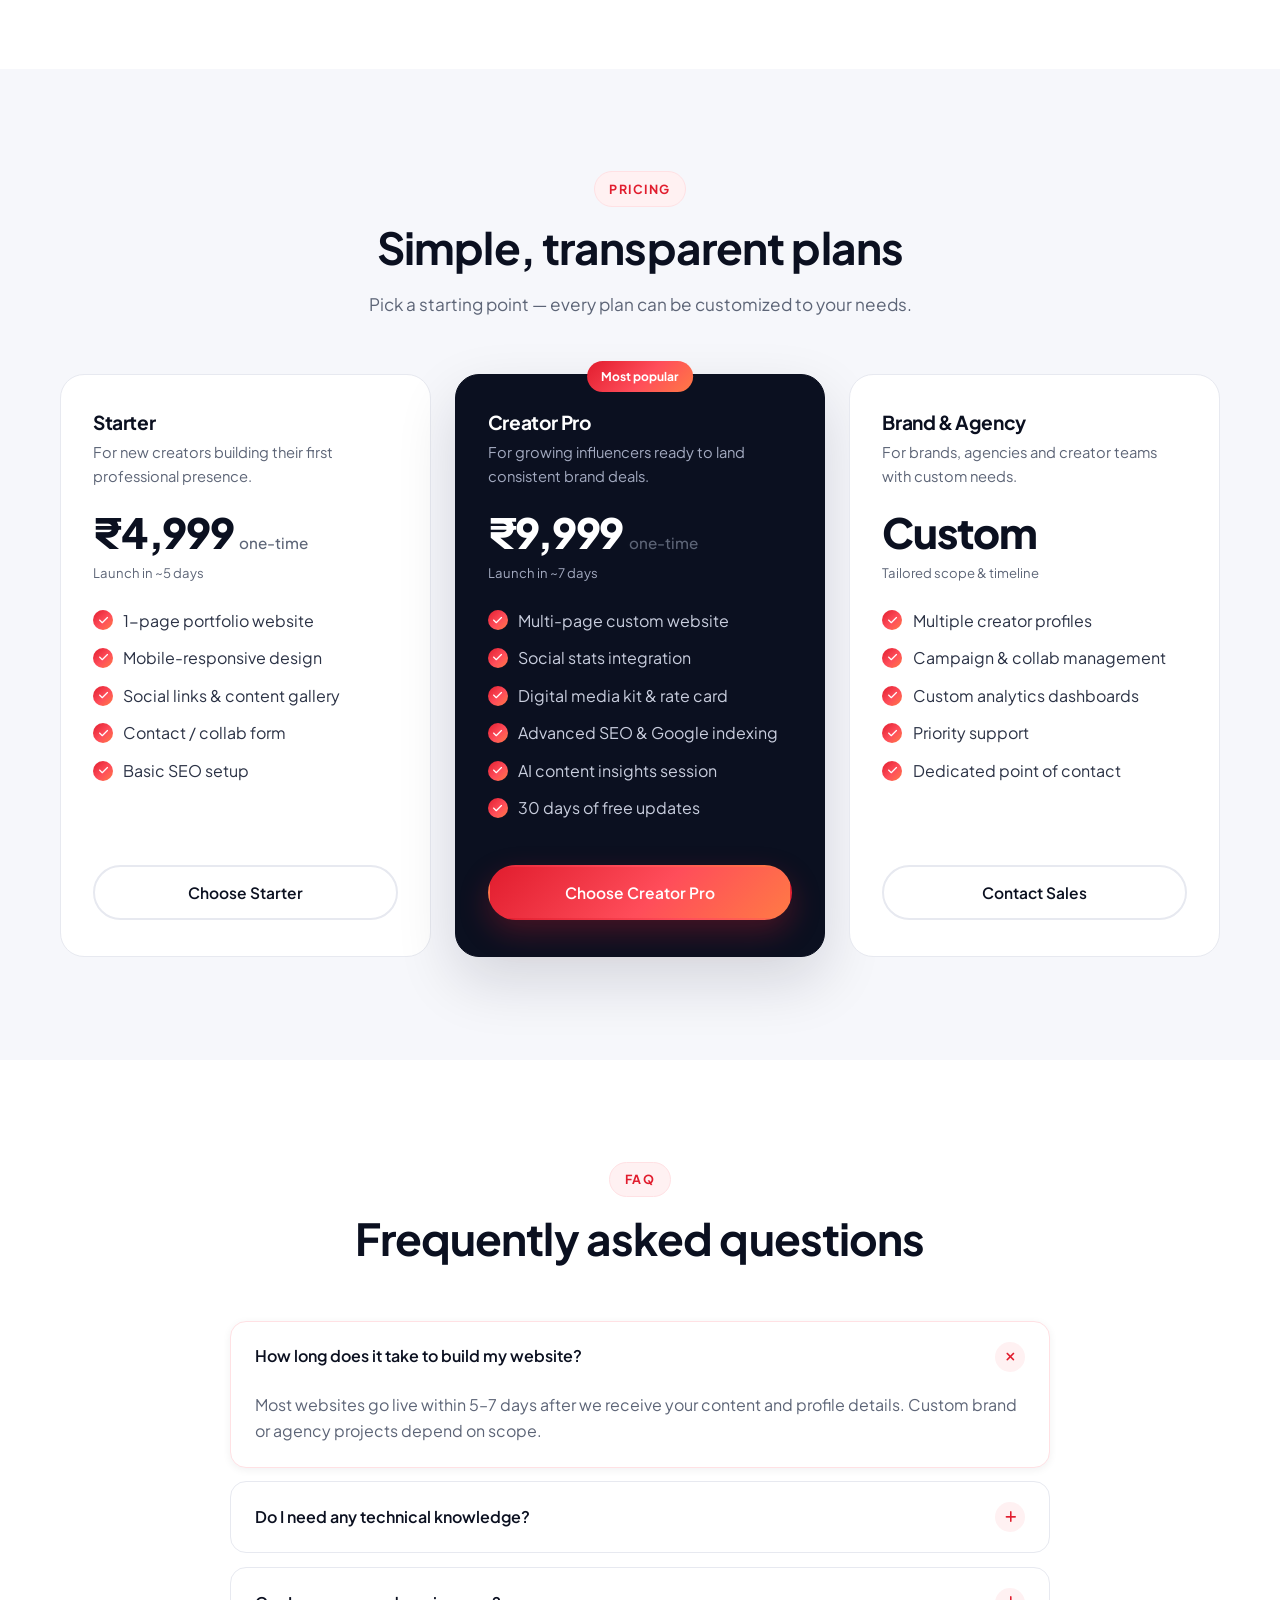
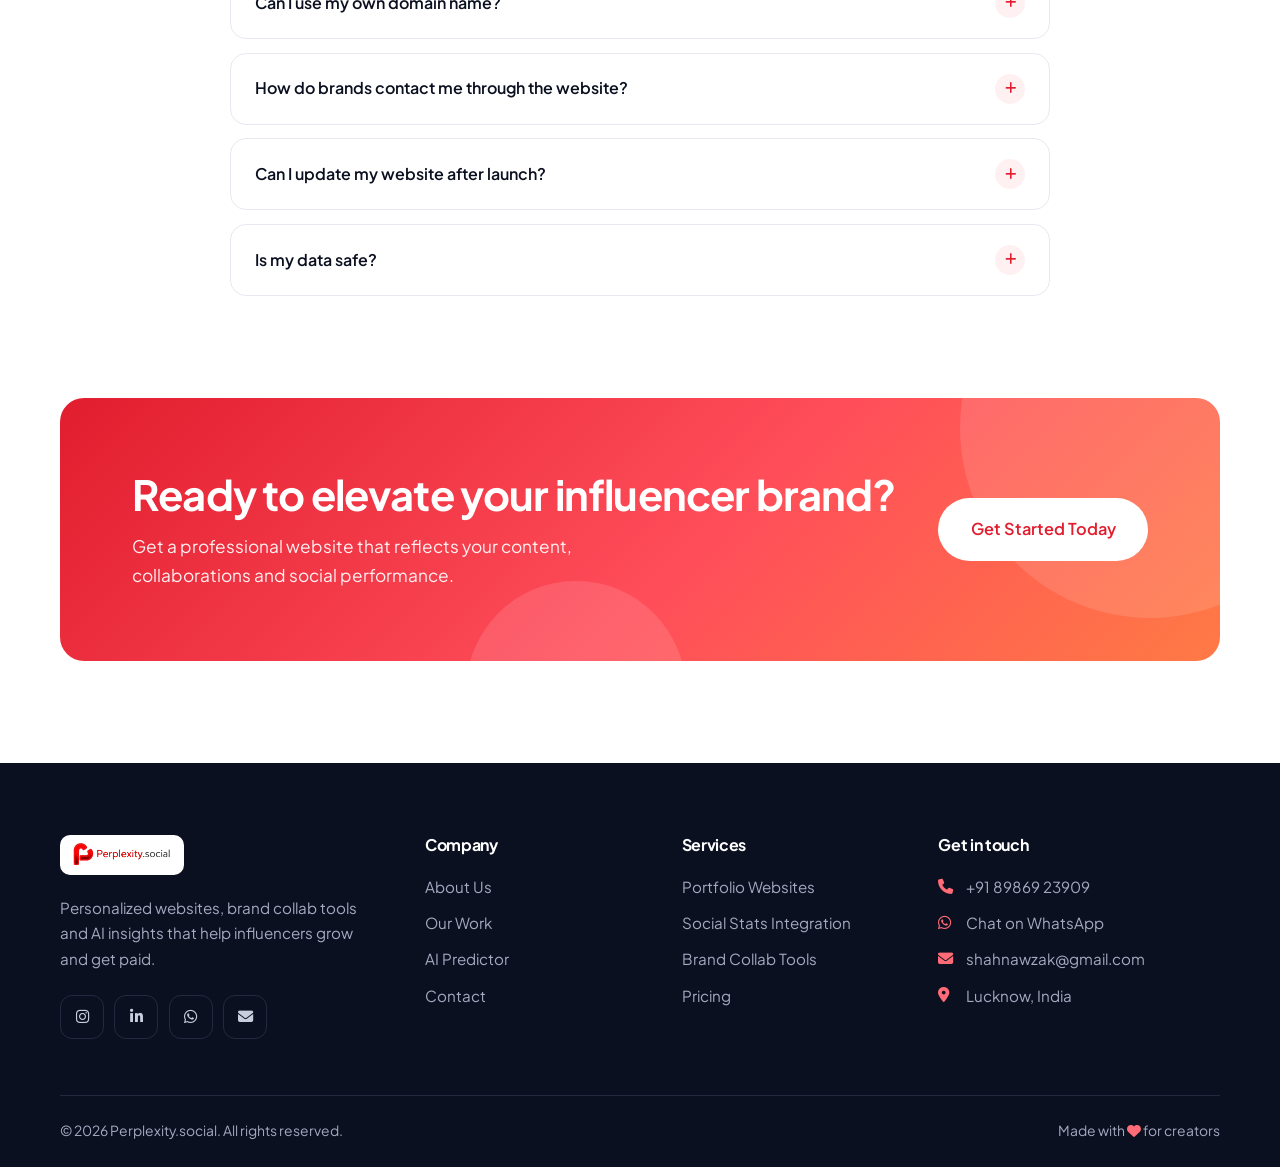
<file: services.html>
<!DOCTYPE html>
<html lang="en">
<head>
  <meta charset="UTF-8">
  <meta name="viewport" content="width=device-width, initial-scale=1.0">
  <title>Services &amp; Pricing | Perplexity.social</title>
  <meta name="description" content="Perplexity.social offers professional influencer portfolio websites, social media analytics integration, brand collaboration tools, SEO and an AI views predictor. See our process and pricing.">
  <meta name="keywords" content="influencer portfolio website, influencer digital marketing, brand collaboration tools, social media analytics, personal branding for influencers, influencer growth, content strategy, portfolio website design, influencer services">
  <meta name="author" content="Perplexity.social">
  <link rel="icon" href="assets/images/logowala.png">
  <link rel="preconnect" href="https://fonts.googleapis.com">
  <link rel="preconnect" href="https://fonts.gstatic.com" crossorigin>
  <link href="https://fonts.googleapis.com/css2?family=Plus+Jakarta+Sans:wght@400;500;600;700;800&display=swap" rel="stylesheet">
  <link rel="stylesheet" href="https://cdnjs.cloudflare.com/ajax/libs/font-awesome/6.5.1/css/all.min.css" referrerpolicy="no-referrer">
  <link rel="stylesheet" href="assets/css/style.css">
</head>
<body>

  <!-- ====== Header ====== -->
  <header class="site-header">
    <div class="container nav">
      <a href="index.html" class="nav__logo" aria-label="Perplexity.social home">
        <img src="assets/images/logowala.png" alt="Perplexity.social">
      </a>
      <nav aria-label="Main navigation">
        <ul class="nav__links" id="nav-links">
          <li><a href="index.html">Home</a></li>
          <li><a href="about.html">About</a></li>
          <li><a href="services.html" class="active">Services</a></li>
          <li><a href="work.html">Work</a></li>
          <li><a href="ai-predictor.html">AI Predictor</a></li>
          <li><a href="contact.html">Contact</a></li>
          <li class="nav__cta-mobile"><a href="contact.html" class="btn btn--primary">Get Started</a></li>
        </ul>
      </nav>
      <div class="nav__actions">
        <a href="contact.html" class="btn btn--primary">Get Started <i class="fa-solid fa-arrow-right"></i></a>
        <button class="menu-toggle" id="mobile-menu" aria-label="Toggle menu" aria-expanded="false" aria-controls="nav-links">
          <span></span><span></span><span></span>
        </button>
      </div>
    </div>
  </header>

  <main>
    <!-- ====== Page hero ====== -->
    <section class="page-hero">
      <div class="container">
        <div class="breadcrumb"><a href="index.html">Home</a> <i class="fa-solid fa-chevron-right"></i> <span>Services</span></div>
        <span class="eyebrow">Our services</span>
        <h1>Professional influencer <span class="text-gradient">portfolio websites</span> &amp; growth tools</h1>
        <p>Showcase your content, collaborations and social media analytics with a sleek, data-driven website designed for modern influencers.</p>
        <div class="page-hero__actions">
          <a href="#pricing" class="btn btn--primary btn--lg">View Pricing</a>
          <a href="contact.html" class="btn btn--outline-light btn--lg">Free Consultation</a>
        </div>
      </div>
    </section>

    <!-- ====== Services grid ====== -->
    <section class="section">
      <div class="container">
        <div class="section-head reveal">
          <span class="eyebrow">What we offer</span>
          <h2>Services crafted to help you <span class="text-gradient">grow &amp; monetize</span></h2>
          <p>From personalized portfolios to analytics integration, every service is built around how influencers win brand deals.</p>
        </div>

        <div class="grid-3">
          <article class="card reveal">
            <div class="card__icon"><i class="fa-solid fa-laptop-code"></i></div>
            <h3>Custom Portfolio Websites</h3>
            <p>A professional, mobile-friendly website that showcases your work, collaborations and achievements.</p>
            <ul class="check-list">
              <li>Custom responsive design</li>
              <li>Content gallery for reels &amp; videos</li>
              <li>Your own domain name</li>
            </ul>
          </article>
          <article class="card reveal reveal-delay-1">
            <div class="card__icon"><i class="fa-solid fa-chart-simple"></i></div>
            <h3>Social Analytics Integration</h3>
            <p>Display follower growth, engagement stats and performance metrics to build trust with brands and fans.</p>
            <ul class="check-list">
              <li>YouTube &amp; Instagram stats</li>
              <li>Audience &amp; engagement highlights</li>
              <li>Always up-to-date numbers</li>
            </ul>
          </article>
          <article class="card reveal reveal-delay-2">
            <div class="card__icon"><i class="fa-solid fa-handshake-angle"></i></div>
            <h3>Brand Collaboration Tools</h3>
            <p>Streamline partnerships, track campaigns and manage collaborations efficiently.</p>
            <ul class="check-list">
              <li>Digital media kit &amp; rate card</li>
              <li>Brand inquiry form</li>
              <li>Past-collab showcase</li>
            </ul>
          </article>
          <article class="card reveal">
            <div class="card__icon"><i class="fa-solid fa-magnifying-glass-chart"></i></div>
            <h3>SEO &amp; Discoverability</h3>
            <p>Get found on Google by brands, agencies and new fans searching for creators in your niche.</p>
            <ul class="check-list">
              <li>On-page SEO &amp; meta tags</li>
              <li>Fast loading pages</li>
              <li>Google indexing setup</li>
            </ul>
          </article>
          <article class="card reveal reveal-delay-1">
            <div class="card__icon"><i class="fa-solid fa-brain"></i></div>
            <h3>AI Content Insights</h3>
            <p>Use our ML-powered YouTube views predictor to plan videos that perform.</p>
            <ul class="check-list">
              <li>Random Forest + XGBoost ensemble</li>
              <li>Test ideas before you film</li>
              <li>Data-driven content planning</li>
            </ul>
          </article>
          <article class="card reveal reveal-delay-2">
            <div class="card__icon"><i class="fa-solid fa-wand-magic-sparkles"></i></div>
            <h3>Personal Branding</h3>
            <p>Stand out with a consistent identity across your website and social channels.</p>
            <ul class="check-list">
              <li>Logo &amp; color palette</li>
              <li>Professional bio writing</li>
              <li>Content strategy guidance</li>
            </ul>
          </article>
        </div>
      </div>
    </section>

    <!-- ====== Feature split ====== -->
    <section class="section section--soft">
      <div class="container split">
        <div class="split__media reveal">
          <img src="assets/images/open-position.webp" alt="Team reviewing analytics reports" loading="lazy" style="max-height:520px;object-fit:cover">
        </div>
        <div class="split__copy reveal reveal-delay-1">
          <span class="eyebrow">Why it works</span>
          <h2>Brands hire creators who look <span class="text-gradient">credible</span></h2>
          <p>A link-in-bio isn’t a business card. A professional website with verified stats, a clear media kit and an easy way to reach you makes brands say “yes” faster.</p>
          <div class="feature-row">
            <div class="feature-row__icon"><i class="fa-solid fa-user-check"></i></div>
            <div><h4>Instant credibility</h4><p>Your stats, collabs and testimonials in one polished place.</p></div>
          </div>
          <div class="feature-row">
            <div class="feature-row__icon"><i class="fa-solid fa-envelope-open-text"></i></div>
            <div><h4>More inbound deals</h4><p>A built-in inquiry form turns visitors into paid collaborations.</p></div>
          </div>
          <div class="feature-row">
            <div class="feature-row__icon"><i class="fa-solid fa-key"></i></div>
            <div><h4>You own your audience</h4><p>Your own domain — independent of any platform’s algorithm.</p></div>
          </div>
        </div>
      </div>
    </section>

    <!-- ====== Process ====== -->
    <section class="section">
      <div class="container">
        <div class="section-head reveal">
          <span class="eyebrow">Our process</span>
          <h2>From brief to launch in days</h2>
          <p>A simple, transparent process with you involved at every step.</p>
        </div>
        <div class="steps">
          <div class="step reveal">
            <div class="step__num"><i class="fa-solid fa-comments"></i></div>
            <h3>Discovery call</h3>
            <p>We learn about your niche, audience, goals and the brands you want to attract.</p>
          </div>
          <div class="step reveal reveal-delay-1">
            <div class="step__num"><i class="fa-solid fa-pen-nib"></i></div>
            <h3>Design draft</h3>
            <p>We create a custom design with your content and branding for your feedback.</p>
          </div>
          <div class="step reveal reveal-delay-2">
            <div class="step__num"><i class="fa-solid fa-code"></i></div>
            <h3>Build &amp; integrate</h3>
            <p>We develop the site, connect your stats and set up SEO and collab forms.</p>
          </div>
          <div class="step reveal reveal-delay-3">
            <div class="step__num"><i class="fa-solid fa-flag-checkered"></i></div>
            <h3>Launch &amp; support</h3>
            <p>Your site goes live — and we stay on hand for updates and support.</p>
          </div>
        </div>
      </div>
    </section>

    <!-- ====== Pricing ====== -->
    <section class="section section--soft" id="pricing">
      <div class="container">
        <div class="section-head reveal">
          <span class="eyebrow">Pricing</span>
          <h2>Simple, transparent plans</h2>
          <p>Pick a starting point — every plan can be customized to your needs.</p>
        </div>
        <div class="grid-3">
          <div class="price-card reveal">
            <h3>Starter</h3>
            <p class="price-card__desc">For new creators building their first professional presence.</p>
            <div class="price-card__price">₹4,999 <small>one-time</small></div>
            <p class="price-card__note">Launch in ~5 days</p>
            <ul class="check-list">
              <li>1-page portfolio website</li>
              <li>Mobile-responsive design</li>
              <li>Social links &amp; content gallery</li>
              <li>Contact / collab form</li>
              <li>Basic SEO setup</li>
            </ul>
            <a href="contact.html" class="btn btn--ghost btn--block">Choose Starter</a>
          </div>
          <div class="price-card price-card--featured reveal reveal-delay-1">
            <span class="price-card__badge">Most popular</span>
            <h3>Creator Pro</h3>
            <p class="price-card__desc">For growing influencers ready to land consistent brand deals.</p>
            <div class="price-card__price">₹9,999 <small>one-time</small></div>
            <p class="price-card__note" style="color:#a3aac0">Launch in ~7 days</p>
            <ul class="check-list">
              <li>Multi-page custom website</li>
              <li>Social stats integration</li>
              <li>Digital media kit &amp; rate card</li>
              <li>Advanced SEO &amp; Google indexing</li>
              <li>AI content insights session</li>
              <li>30 days of free updates</li>
            </ul>
            <a href="contact.html" class="btn btn--primary btn--block">Choose Creator Pro</a>
          </div>
          <div class="price-card reveal reveal-delay-2">
            <h3>Brand &amp; Agency</h3>
            <p class="price-card__desc">For brands, agencies and creator teams with custom needs.</p>
            <div class="price-card__price">Custom</div>
            <p class="price-card__note">Tailored scope &amp; timeline</p>
            <ul class="check-list">
              <li>Multiple creator profiles</li>
              <li>Campaign &amp; collab management</li>
              <li>Custom analytics dashboards</li>
              <li>Priority support</li>
              <li>Dedicated point of contact</li>
            </ul>
            <a href="contact.html" class="btn btn--ghost btn--block">Contact Sales</a>
          </div>
        </div>
      </div>
    </section>

    <!-- ====== FAQ ====== -->
    <section class="section">
      <div class="container">
        <div class="section-head reveal">
          <span class="eyebrow">FAQ</span>
          <h2>Frequently asked questions</h2>
        </div>
        <div class="faq reveal">
          <details open>
            <summary>How long does it take to build my website?</summary>
            <p>Most websites go live within 5–7 days after we receive your content and profile details. Custom brand or agency projects depend on scope.</p>
          </details>
          <details>
            <summary>Do I need any technical knowledge?</summary>
            <p>Not at all. Just share your social profiles, goals and content — we handle design, development, hosting setup and SEO.</p>
          </details>
          <details>
            <summary>Can I use my own domain name?</summary>
            <p>Yes. We can connect a domain you already own or help you register a new one that matches your brand.</p>
          </details>
          <details>
            <summary>How do brands contact me through the website?</summary>
            <p>Every site includes a collab inquiry form and direct contact options, so brands can reach you with campaign details in one click.</p>
          </details>
          <details>
            <summary>Can I update my website after launch?</summary>
            <p>Yes. Creator Pro includes 30 days of free updates, and we offer affordable ongoing support for all plans.</p>
          </details>
          <details>
            <summary>Is my data safe?</summary>
            <p>Absolutely. You control what’s visible to brands and nothing is shared without your permission.</p>
          </details>
        </div>
      </div>
    </section>

    <!-- ====== CTA ====== -->
    <section class="section" style="padding-top:0">
      <div class="container">
        <div class="cta-band reveal">
          <div>
            <h2>Ready to elevate your influencer brand?</h2>
            <p>Get a professional website that reflects your content, collaborations and social performance.</p>
          </div>
          <div class="cta-band__actions">
            <a href="contact.html" class="btn btn--light btn--lg">Get Started Today</a>
          </div>
        </div>
      </div>
    </section>
  </main>

  <!-- ====== Footer ====== -->
  <footer class="site-footer">
    <div class="container">
      <div class="footer__grid">
        <div class="footer__brand">
          <img src="assets/images/logowala.png" alt="Perplexity.social">
          <p>Personalized websites, brand collab tools and AI insights that help influencers grow and get paid.</p>
          <div class="socials">
            <a href="https://www.instagram.com/fatmee_akhtar?igsh=NjlhZzJ2NGJ3bDJt" target="_blank" rel="noopener" aria-label="Instagram"><i class="fa-brands fa-instagram"></i></a>
            <a href="https://www.linkedin.com/in/shahnawaz-akhtar-fatmee-a36704211" target="_blank" rel="noopener" aria-label="LinkedIn"><i class="fa-brands fa-linkedin-in"></i></a>
            <a href="https://wa.me/918986923909" target="_blank" rel="noopener" aria-label="WhatsApp"><i class="fa-brands fa-whatsapp"></i></a>
            <a href="mailto:shahnawzak@gmail.com" aria-label="Email"><i class="fa-solid fa-envelope"></i></a>
          </div>
        </div>
        <div class="footer__col">
          <h4>Company</h4>
          <ul>
            <li><a href="about.html">About Us</a></li>
            <li><a href="work.html">Our Work</a></li>
            <li><a href="ai-predictor.html">AI Predictor</a></li>
            <li><a href="contact.html">Contact</a></li>
          </ul>
        </div>
        <div class="footer__col">
          <h4>Services</h4>
          <ul>
            <li><a href="services.html">Portfolio Websites</a></li>
            <li><a href="services.html">Social Stats Integration</a></li>
            <li><a href="services.html">Brand Collab Tools</a></li>
            <li><a href="services.html#pricing">Pricing</a></li>
          </ul>
        </div>
        <div class="footer__col footer__contact">
          <h4>Get in touch</h4>
          <ul>
            <li><i class="fa-solid fa-phone"></i><a href="tel:+918986923909">+91 89869 23909</a></li>
            <li><i class="fa-brands fa-whatsapp"></i><a href="https://wa.me/918986923909" target="_blank" rel="noopener">Chat on WhatsApp</a></li>
            <li><i class="fa-solid fa-envelope"></i><a href="mailto:shahnawzak@gmail.com">shahnawzak@gmail.com</a></li>
            <li><i class="fa-solid fa-location-dot"></i><span>Lucknow, India</span></li>
          </ul>
        </div>
      </div>
      <div class="footer__bottom">
        <p>© <span data-year>2025</span> Perplexity.social. All rights reserved.</p>
        <p>Made with <i class="fa-solid fa-heart" style="color:#ff6b76"></i> for creators</p>
      </div>
    </div>
  </footer>

  <script src="assets/js/script.js" defer></script>
</body>
</html>
</file>
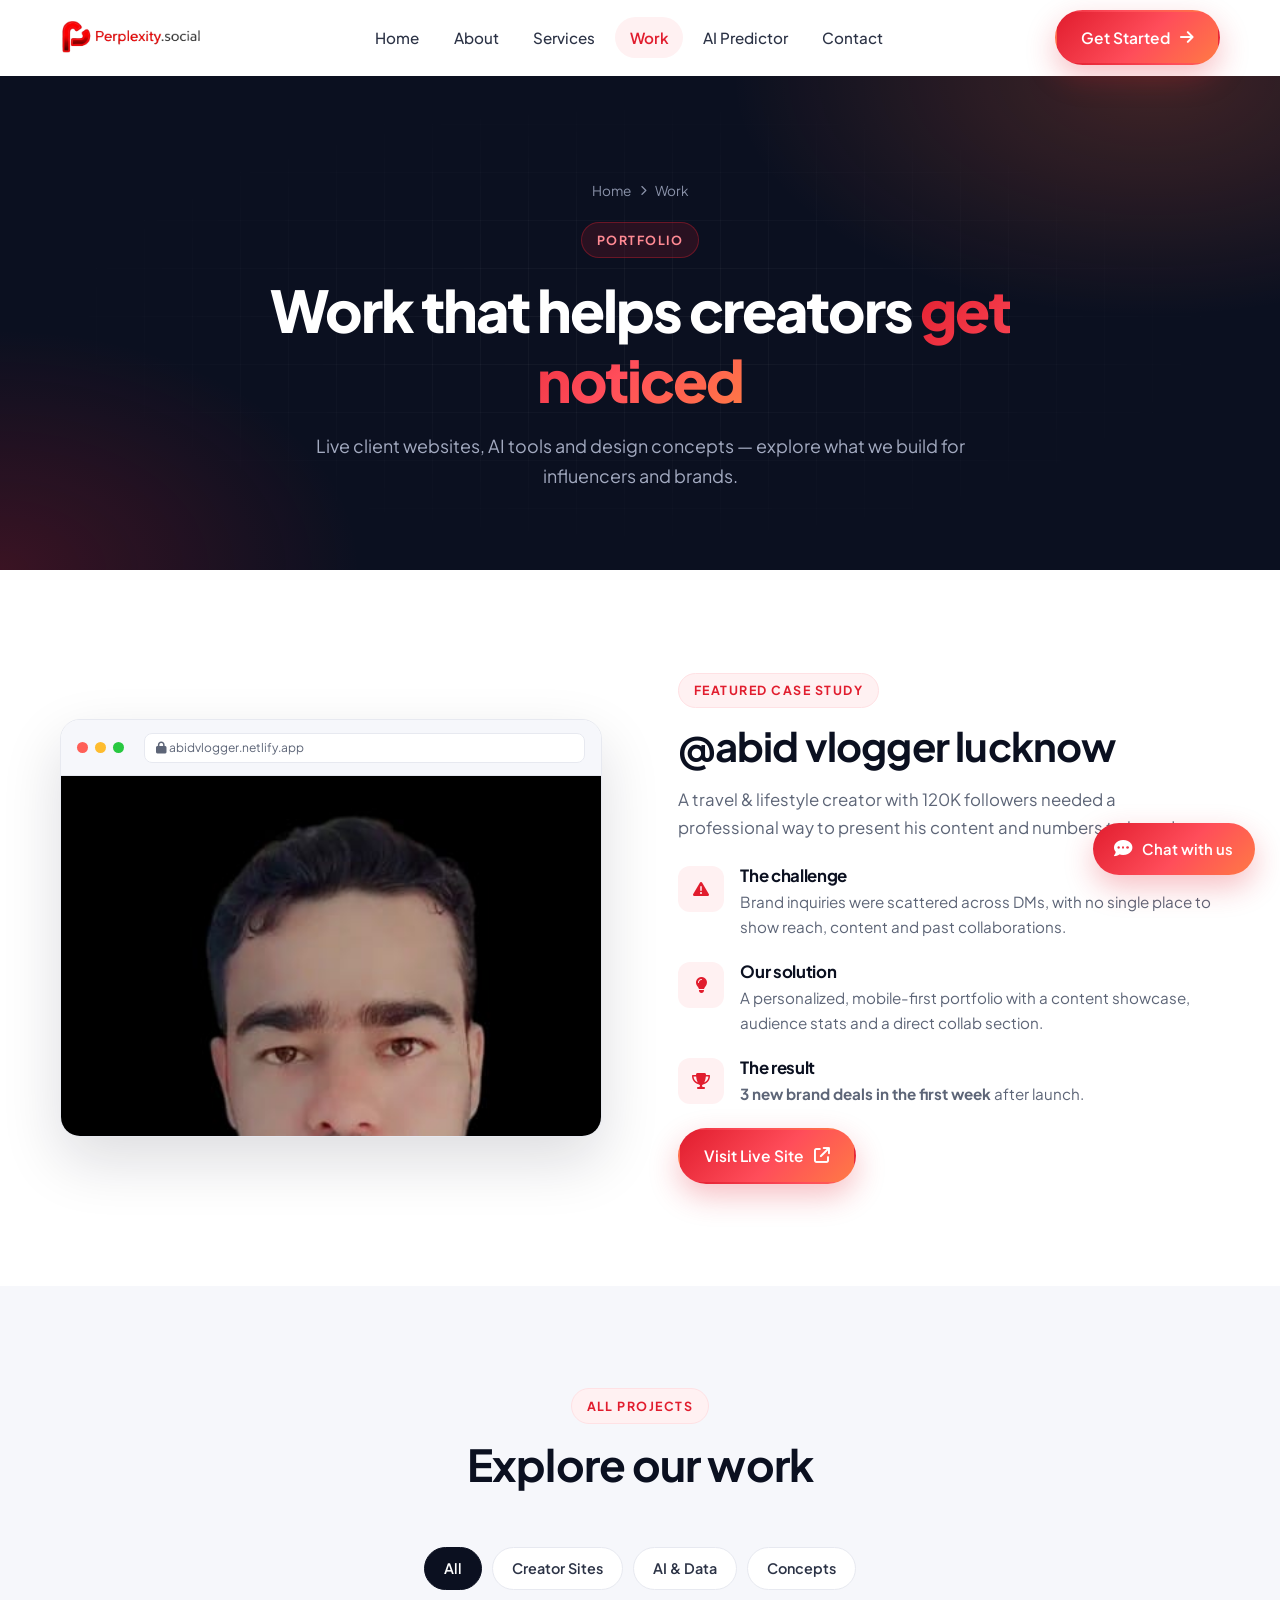
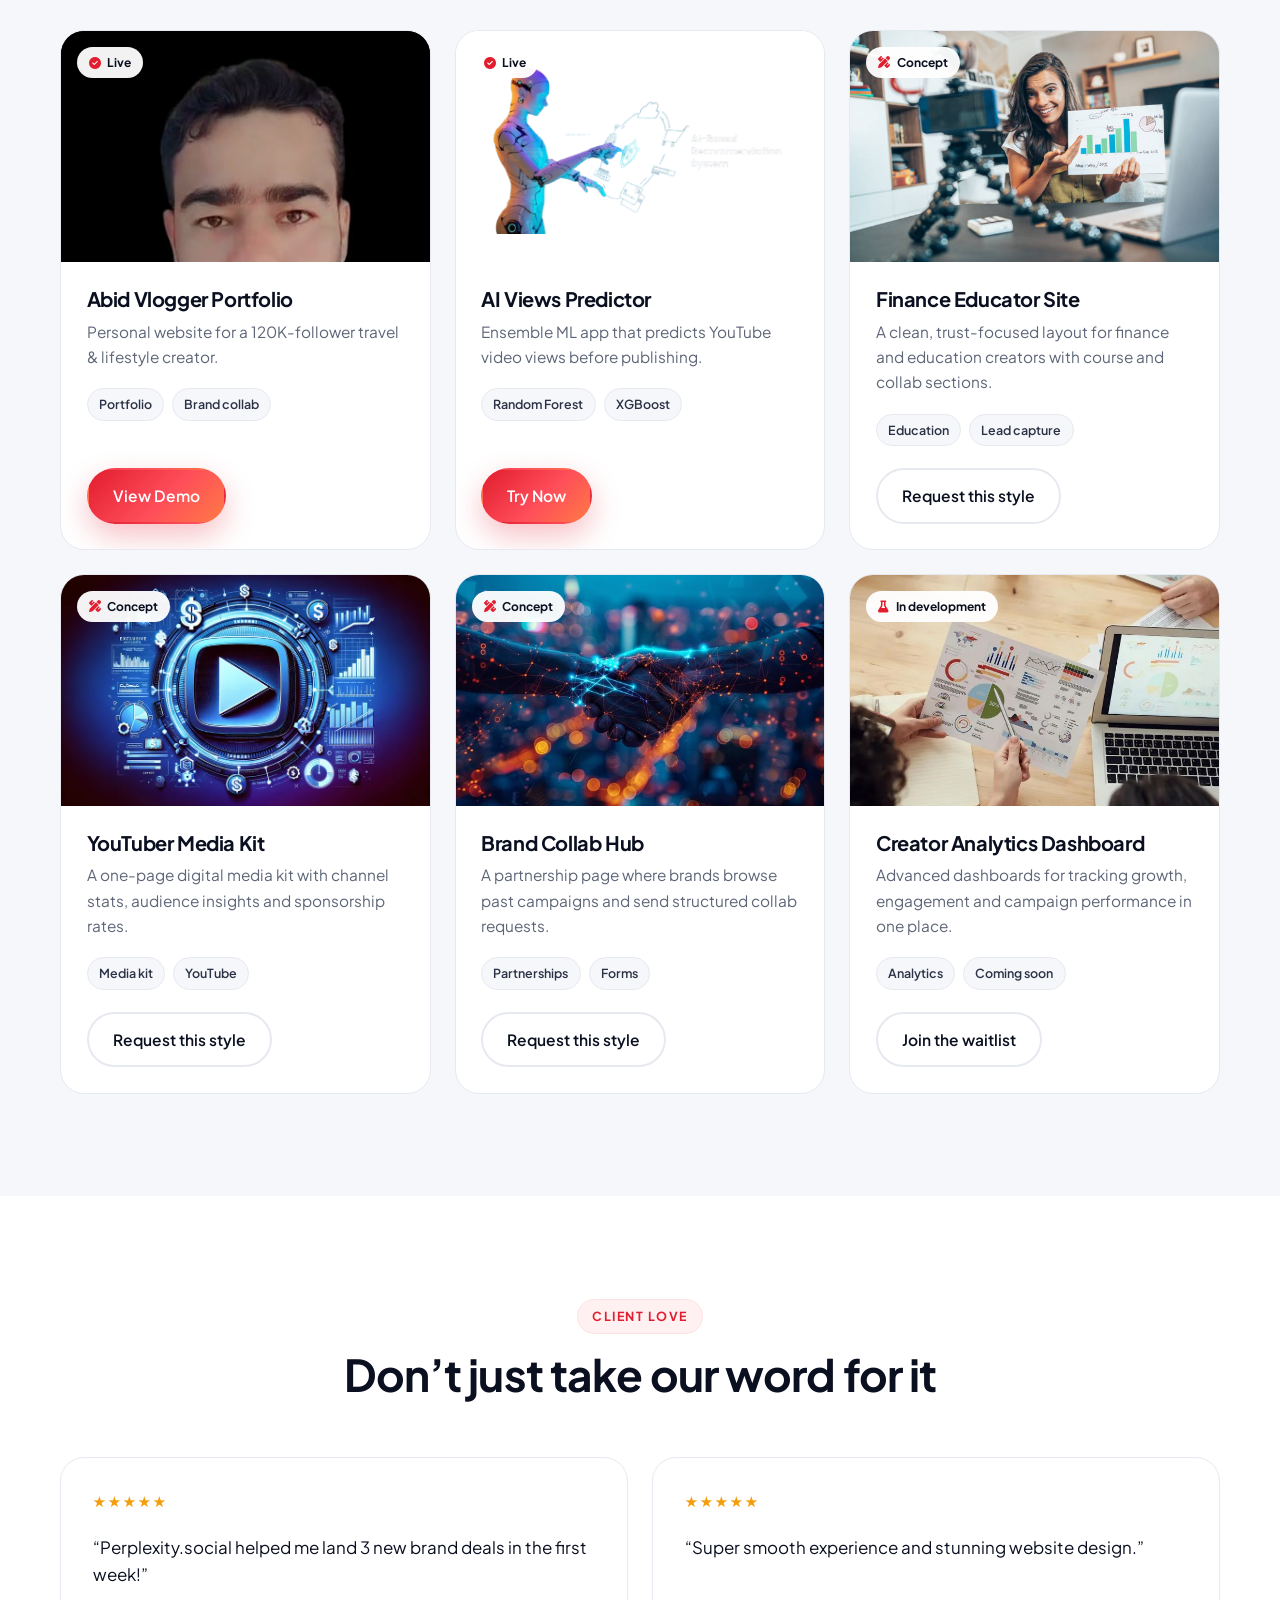
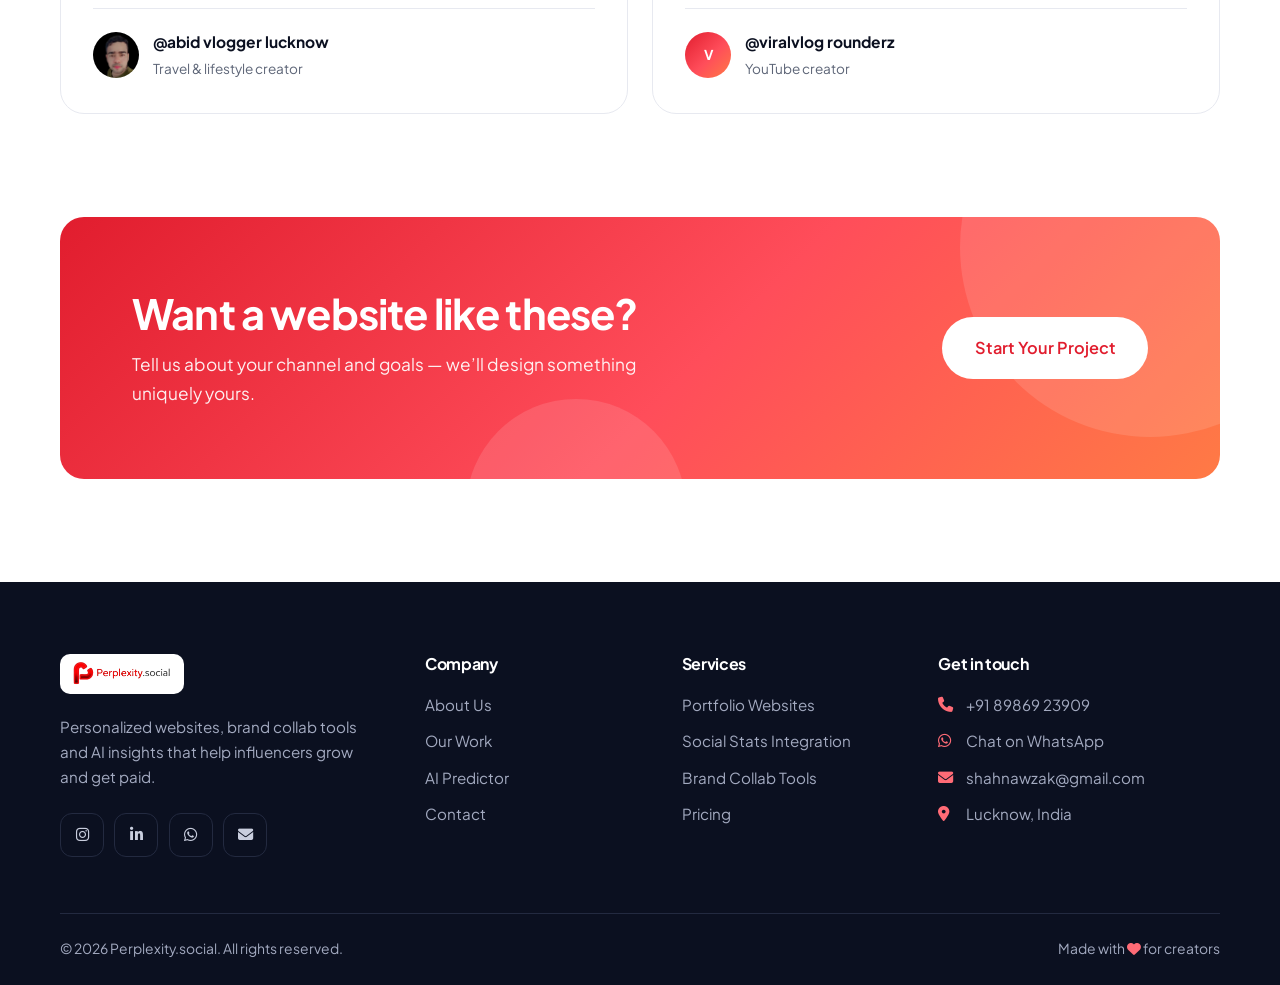
<file: work.html>
<!DOCTYPE html>
<html lang="en">
<head>
  <meta charset="UTF-8">
  <meta name="viewport" content="width=device-width, initial-scale=1.0">
  <title>Our Work | Perplexity.social</title>
  <meta name="description" content="Explore influencer websites, AI tools and design concepts built by Perplexity.social — including a live creator portfolio and an AI-powered YouTube views predictor.">
  <link rel="icon" href="assets/images/logowala.png">
  <link rel="preconnect" href="https://fonts.googleapis.com">
  <link rel="preconnect" href="https://fonts.gstatic.com" crossorigin>
  <link href="https://fonts.googleapis.com/css2?family=Plus+Jakarta+Sans:wght@400;500;600;700;800&display=swap" rel="stylesheet">
  <link rel="stylesheet" href="https://cdnjs.cloudflare.com/ajax/libs/font-awesome/6.5.1/css/all.min.css" referrerpolicy="no-referrer">
  <link rel="stylesheet" href="assets/css/style.css">
</head>
<body>

  <!-- ====== Header ====== -->
  <header class="site-header">
    <div class="container nav">
      <a href="index.html" class="nav__logo" aria-label="Perplexity.social home">
        <img src="assets/images/logowala.png" alt="Perplexity.social">
      </a>
      <nav aria-label="Main navigation">
        <ul class="nav__links" id="nav-links">
          <li><a href="index.html">Home</a></li>
          <li><a href="about.html">About</a></li>
          <li><a href="services.html">Services</a></li>
          <li><a href="work.html" class="active">Work</a></li>
          <li><a href="ai-predictor.html">AI Predictor</a></li>
          <li><a href="contact.html">Contact</a></li>
          <li class="nav__cta-mobile"><a href="contact.html" class="btn btn--primary">Get Started</a></li>
        </ul>
      </nav>
      <div class="nav__actions">
        <a href="contact.html" class="btn btn--primary">Get Started <i class="fa-solid fa-arrow-right"></i></a>
        <button class="menu-toggle" id="mobile-menu" aria-label="Toggle menu" aria-expanded="false" aria-controls="nav-links">
          <span></span><span></span><span></span>
        </button>
      </div>
    </div>
  </header>

  <main>
    <!-- ====== Page hero ====== -->
    <section class="page-hero">
      <div class="container">
        <div class="breadcrumb"><a href="index.html">Home</a> <i class="fa-solid fa-chevron-right"></i> <span>Work</span></div>
        <span class="eyebrow">Portfolio</span>
        <h1>Work that helps creators <span class="text-gradient">get noticed</span></h1>
        <p>Live client websites, AI tools and design concepts — explore what we build for influencers and brands.</p>
      </div>
    </section>

    <!-- ====== Case study ====== -->
    <section class="section">
      <div class="container split">
        <div class="split__media reveal">
          <div class="mock" style="transform:none">
            <div class="mock__bar">
              <i></i><i></i><i></i>
              <div class="mock__url"><i class="fa-solid fa-lock"></i> abidvlogger.netlify.app</div>
            </div>
            <img src="assets/images/abid_pic.jpg" alt="Abid Vlogger Lucknow website preview" style="width:100%;height:360px;object-fit:cover;object-position:top;border-radius:0;box-shadow:none">
          </div>
        </div>
        <div class="split__copy reveal reveal-delay-1">
          <span class="eyebrow">Featured case study</span>
          <h2>@abid vlogger lucknow</h2>
          <p>A travel &amp; lifestyle creator with 120K followers needed a professional way to present his content and numbers to brands.</p>
          <div class="feature-row">
            <div class="feature-row__icon"><i class="fa-solid fa-triangle-exclamation"></i></div>
            <div><h4>The challenge</h4><p>Brand inquiries were scattered across DMs, with no single place to show reach, content and past collaborations.</p></div>
          </div>
          <div class="feature-row">
            <div class="feature-row__icon"><i class="fa-solid fa-lightbulb"></i></div>
            <div><h4>Our solution</h4><p>A personalized, mobile-first portfolio with a content showcase, audience stats and a direct collab section.</p></div>
          </div>
          <div class="feature-row">
            <div class="feature-row__icon"><i class="fa-solid fa-trophy"></i></div>
            <div><h4>The result</h4><p><strong>3 new brand deals in the first week</strong> after launch.</p></div>
          </div>
          <a href="https://abidvlogger.netlify.app/" target="_blank" rel="noopener" class="btn btn--primary">Visit Live Site <i class="fa-solid fa-arrow-up-right-from-square"></i></a>
        </div>
      </div>
    </section>

    <!-- ====== Projects grid ====== -->
    <section class="section section--soft">
      <div class="container">
        <div class="section-head reveal">
          <span class="eyebrow">All projects</span>
          <h2>Explore our work</h2>
        </div>

        <div class="filters reveal" role="group" aria-label="Filter projects">
          <button class="filter-btn active" data-filter="all">All</button>
          <button class="filter-btn" data-filter="sites">Creator Sites</button>
          <button class="filter-btn" data-filter="ai">AI &amp; Data</button>
          <button class="filter-btn" data-filter="concepts">Concepts</button>
        </div>

        <div class="grid-3">
          <article class="work-card reveal" data-category="sites">
            <div class="work-card__media">
              <img src="assets/images/abid_pic.jpg" alt="Abid Vlogger portfolio" style="object-position:top" loading="lazy">
              <span class="work-card__tag"><i class="fa-solid fa-circle-check"></i> Live</span>
            </div>
            <div class="work-card__body">
              <h3>Abid Vlogger Portfolio</h3>
              <p>Personal website for a 120K-follower travel &amp; lifestyle creator.</p>
              <div class="work-card__meta">
                <span class="chip">Portfolio</span><span class="chip">Brand collab</span>
              </div>
              <a href="https://abidvlogger.netlify.app/" target="_blank" rel="noopener" class="btn btn--primary">View Demo</a>
            </div>
          </article>

          <article class="work-card reveal reveal-delay-1" data-category="ai">
            <div class="work-card__media work-card__media--contain">
              <img src="assets/images/ai_image.png" alt="AI views predictor" loading="lazy">
              <span class="work-card__tag"><i class="fa-solid fa-circle-check"></i> Live</span>
            </div>
            <div class="work-card__body">
              <h3>AI Views Predictor</h3>
              <p>Ensemble ML app that predicts YouTube video views before publishing.</p>
              <div class="work-card__meta">
                <span class="chip">Random Forest</span><span class="chip">XGBoost</span>
              </div>
              <a href="https://ai-powered-video-views-predictor.onrender.com/" target="_blank" rel="noopener" class="btn btn--primary">Try Now</a>
            </div>
          </article>

          <article class="work-card reveal reveal-delay-2" data-category="concepts sites">
            <div class="work-card__media">
              <img src="assets/images/gettyimages-1189435042-612x612.jpg" alt="Finance creator website concept" loading="lazy">
              <span class="work-card__tag"><i class="fa-solid fa-pen-ruler"></i> Concept</span>
            </div>
            <div class="work-card__body">
              <h3>Finance Educator Site</h3>
              <p>A clean, trust-focused layout for finance and education creators with course and collab sections.</p>
              <div class="work-card__meta">
                <span class="chip">Education</span><span class="chip">Lead capture</span>
              </div>
              <a href="contact.html" class="btn btn--ghost">Request this style</a>
            </div>
          </article>

          <article class="work-card reveal" data-category="concepts">
            <div class="work-card__media">
              <img src="assets/images/mera.webp" alt="YouTube media kit concept" loading="lazy">
              <span class="work-card__tag"><i class="fa-solid fa-pen-ruler"></i> Concept</span>
            </div>
            <div class="work-card__body">
              <h3>YouTuber Media Kit</h3>
              <p>A one-page digital media kit with channel stats, audience insights and sponsorship rates.</p>
              <div class="work-card__meta">
                <span class="chip">Media kit</span><span class="chip">YouTube</span>
              </div>
              <a href="contact.html" class="btn btn--ghost">Request this style</a>
            </div>
          </article>

          <article class="work-card reveal reveal-delay-1" data-category="concepts">
            <div class="work-card__media">
              <img src="assets/images/hero.jpg.jpg" alt="Brand collaboration hub concept" loading="lazy">
              <span class="work-card__tag"><i class="fa-solid fa-pen-ruler"></i> Concept</span>
            </div>
            <div class="work-card__body">
              <h3>Brand Collab Hub</h3>
              <p>A partnership page where brands browse past campaigns and send structured collab requests.</p>
              <div class="work-card__meta">
                <span class="chip">Partnerships</span><span class="chip">Forms</span>
              </div>
              <a href="contact.html" class="btn btn--ghost">Request this style</a>
            </div>
          </article>

          <article class="work-card reveal reveal-delay-2" data-category="ai concepts">
            <div class="work-card__media">
              <img src="assets/images/open-position.webp" alt="Creator analytics dashboard concept" loading="lazy">
              <span class="work-card__tag"><i class="fa-solid fa-flask"></i> In development</span>
            </div>
            <div class="work-card__body">
              <h3>Creator Analytics Dashboard</h3>
              <p>Advanced dashboards for tracking growth, engagement and campaign performance in one place.</p>
              <div class="work-card__meta">
                <span class="chip">Analytics</span><span class="chip">Coming soon</span>
              </div>
              <a href="contact.html" class="btn btn--ghost">Join the waitlist</a>
            </div>
          </article>
        </div>
      </div>
    </section>

    <!-- ====== Testimonials ====== -->
    <section class="section">
      <div class="container">
        <div class="section-head reveal">
          <span class="eyebrow">Client love</span>
          <h2>Don’t just take our word for it</h2>
        </div>
        <div class="grid-2">
          <figure class="testimonial reveal">
            <div class="testimonial__stars">★★★★★</div>
            <blockquote>“Perplexity.social helped me land 3 new brand deals in the first week!”</blockquote>
            <figcaption class="testimonial__author">
              <img src="assets/images/abid_pic.jpg" alt="">
              <div><strong>@abid vlogger lucknow</strong><span>Travel &amp; lifestyle creator</span></div>
            </figcaption>
          </figure>
          <figure class="testimonial reveal reveal-delay-1">
            <div class="testimonial__stars">★★★★★</div>
            <blockquote>“Super smooth experience and stunning website design.”</blockquote>
            <figcaption class="testimonial__author">
              <span class="initial">V</span>
              <div><strong>@viralvlog rounderz</strong><span>YouTube creator</span></div>
            </figcaption>
          </figure>
        </div>
      </div>
    </section>

    <!-- ====== CTA ====== -->
    <section class="section" style="padding-top:0">
      <div class="container">
        <div class="cta-band reveal">
          <div>
            <h2>Want a website like these?</h2>
            <p>Tell us about your channel and goals — we’ll design something uniquely yours.</p>
          </div>
          <div class="cta-band__actions">
            <a href="contact.html" class="btn btn--light btn--lg">Start Your Project</a>
          </div>
        </div>
      </div>
    </section>
  </main>

  <!-- ====== Footer ====== -->
  <footer class="site-footer">
    <div class="container">
      <div class="footer__grid">
        <div class="footer__brand">
          <img src="assets/images/logowala.png" alt="Perplexity.social">
          <p>Personalized websites, brand collab tools and AI insights that help influencers grow and get paid.</p>
          <div class="socials">
            <a href="https://www.instagram.com/fatmee_akhtar?igsh=NjlhZzJ2NGJ3bDJt" target="_blank" rel="noopener" aria-label="Instagram"><i class="fa-brands fa-instagram"></i></a>
            <a href="https://www.linkedin.com/in/shahnawaz-akhtar-fatmee-a36704211" target="_blank" rel="noopener" aria-label="LinkedIn"><i class="fa-brands fa-linkedin-in"></i></a>
            <a href="https://wa.me/918986923909" target="_blank" rel="noopener" aria-label="WhatsApp"><i class="fa-brands fa-whatsapp"></i></a>
            <a href="mailto:shahnawzak@gmail.com" aria-label="Email"><i class="fa-solid fa-envelope"></i></a>
          </div>
        </div>
        <div class="footer__col">
          <h4>Company</h4>
          <ul>
            <li><a href="about.html">About Us</a></li>
            <li><a href="work.html">Our Work</a></li>
            <li><a href="ai-predictor.html">AI Predictor</a></li>
            <li><a href="contact.html">Contact</a></li>
          </ul>
        </div>
        <div class="footer__col">
          <h4>Services</h4>
          <ul>
            <li><a href="services.html">Portfolio Websites</a></li>
            <li><a href="services.html">Social Stats Integration</a></li>
            <li><a href="services.html">Brand Collab Tools</a></li>
            <li><a href="services.html#pricing">Pricing</a></li>
          </ul>
        </div>
        <div class="footer__col footer__contact">
          <h4>Get in touch</h4>
          <ul>
            <li><i class="fa-solid fa-phone"></i><a href="tel:+918986923909">+91 89869 23909</a></li>
            <li><i class="fa-brands fa-whatsapp"></i><a href="https://wa.me/918986923909" target="_blank" rel="noopener">Chat on WhatsApp</a></li>
            <li><i class="fa-solid fa-envelope"></i><a href="mailto:shahnawzak@gmail.com">shahnawzak@gmail.com</a></li>
            <li><i class="fa-solid fa-location-dot"></i><span>Lucknow, India</span></li>
          </ul>
        </div>
      </div>
      <div class="footer__bottom">
        <p>© <span data-year>2025</span> Perplexity.social. All rights reserved.</p>
        <p>Made with <i class="fa-solid fa-heart" style="color:#ff6b76"></i> for creators</p>
      </div>
    </div>
  </footer>

  <script src="assets/js/script.js" defer></script>
</body>
</html>
</file>
<file: assets/css/style.css>
/* ==========================================================
   Perplexity.social — Design System
   ========================================================== */

/* -------------------- TOKENS -------------------- */
:root {
  --brand: #e11d2e;
  --brand-600: #c3121f;
  --brand-50: #fff1f2;
  --brand-100: #ffe1e4;
  --accent: #ff6a3d;
  --gradient: linear-gradient(135deg, #e11d2e 0%, #ff4d5a 55%, #ff7a45 100%);

  --ink: #0b1020;
  --ink-2: #161c2e;
  --ink-3: #232a40;
  --text: #2b3245;
  --muted: #5d6577;
  --line: #e7e9f0;
  --bg: #ffffff;
  --bg-soft: #f6f7fb;

  --success: #16a34a;

  --radius-sm: 10px;
  --radius: 16px;
  --radius-lg: 24px;
  --shadow-sm: 0 2px 8px rgba(11, 16, 32, 0.06);
  --shadow: 0 10px 30px rgba(11, 16, 32, 0.08);
  --shadow-lg: 0 24px 60px rgba(11, 16, 32, 0.14);
  --shadow-brand: 0 12px 30px rgba(225, 29, 46, 0.28);

  --container: 1200px;
  --header-h: 76px;
  --ease: cubic-bezier(0.22, 1, 0.36, 1);
}

/* -------------------- RESET -------------------- */
*,
*::before,
*::after {
  margin: 0;
  padding: 0;
  box-sizing: border-box;
}

html {
  scroll-behavior: smooth;
  scroll-padding-top: var(--header-h);
}

body {
  font-family: 'Plus Jakarta Sans', system-ui, -apple-system, 'Segoe UI', Roboto, sans-serif;
  background: var(--bg);
  color: var(--text);
  line-height: 1.65;
  font-size: 16px;
  overflow-x: hidden;
  -webkit-font-smoothing: antialiased;
}

img {
  max-width: 100%;
  display: block;
}

a {
  color: inherit;
  text-decoration: none;
}

ul {
  list-style: none;
}

button,
input,
select,
textarea {
  font: inherit;
  color: inherit;
}

h1, h2, h3, h4 {
  color: var(--ink);
  line-height: 1.2;
  font-weight: 700;
  letter-spacing: -0.02em;
}

::selection {
  background: var(--brand);
  color: #fff;
}

:focus-visible {
  outline: 3px solid rgba(225, 29, 46, 0.45);
  outline-offset: 3px;
  border-radius: 6px;
}

/* -------------------- LAYOUT -------------------- */
.container {
  width: 100%;
  max-width: var(--container);
  margin-inline: auto;
  padding-inline: 20px;
}

.section {
  padding: clamp(4rem, 8vw, 6.5rem) 0;
  position: relative;
}

.section--soft {
  background: var(--bg-soft);
}

.section--dark {
  background: var(--ink);
  color: #c9cede;
}

.section--dark h2,
.section--dark h3,
.section--dark h4 {
  color: #fff;
}

.section-head {
  text-align: center;
  max-width: 720px;
  margin: 0 auto 3.5rem;
}

.section-head h2 {
  font-size: clamp(1.9rem, 3.6vw, 2.75rem);
  margin: 0.9rem 0 1rem;
}

.section-head p {
  color: var(--muted);
  font-size: 1.075rem;
}

.section--dark .section-head p {
  color: #a3aac0;
}

.section-head--left {
  text-align: left;
  margin-inline: 0;
}

.grid-2,
.grid-3,
.grid-4 {
  display: grid;
  gap: 1.5rem;
}

.grid-2 { grid-template-columns: repeat(2, 1fr); }
.grid-3 { grid-template-columns: repeat(3, 1fr); }
.grid-4 { grid-template-columns: repeat(4, 1fr); }

.text-gradient {
  background: var(--gradient);
  -webkit-background-clip: text;
  background-clip: text;
  color: transparent;
}

/* -------------------- EYEBROW -------------------- */
.eyebrow {
  display: inline-flex;
  align-items: center;
  gap: 0.5rem;
  font-size: 0.78rem;
  font-weight: 700;
  letter-spacing: 0.12em;
  text-transform: uppercase;
  color: var(--brand);
  background: var(--brand-50);
  border: 1px solid var(--brand-100);
  padding: 0.4rem 0.9rem;
  border-radius: 999px;
}

.section--dark .eyebrow,
.page-hero .eyebrow {
  background: rgba(225, 29, 46, 0.14);
  border-color: rgba(225, 29, 46, 0.35);
  color: #ff8a93;
}

/* -------------------- BUTTONS -------------------- */
.btn {
  display: inline-flex;
  align-items: center;
  justify-content: center;
  gap: 0.6rem;
  padding: 0.8rem 1.5rem;
  border-radius: 999px;
  font-weight: 600;
  font-size: 0.97rem;
  border: 2px solid transparent;
  cursor: pointer;
  transition: transform 0.3s var(--ease), box-shadow 0.3s var(--ease), background 0.3s, color 0.3s, border-color 0.3s;
  white-space: nowrap;
}

.btn:hover {
  transform: translateY(-2px);
}

.btn--primary {
  background: var(--gradient);
  color: #fff;
  box-shadow: var(--shadow-brand);
}

.btn--primary:hover {
  box-shadow: 0 16px 36px rgba(225, 29, 46, 0.38);
}

.btn--ghost {
  background: #fff;
  color: var(--ink);
  border-color: var(--line);
}

.btn--ghost:hover {
  border-color: var(--brand);
  color: var(--brand);
}

.btn--light {
  background: #fff;
  color: var(--brand);
}

.btn--outline-light {
  color: #fff;
  border-color: rgba(255, 255, 255, 0.4);
}

.btn--outline-light:hover {
  background: rgba(255, 255, 255, 0.1);
  border-color: #fff;
}

.btn--lg {
  padding: 1rem 1.9rem;
  font-size: 1.02rem;
}

.btn--block {
  width: 100%;
}

.link-arrow {
  display: inline-flex;
  align-items: center;
  gap: 0.45rem;
  font-weight: 600;
  color: var(--brand);
}

.link-arrow i {
  transition: transform 0.3s var(--ease);
}

.link-arrow:hover i {
  transform: translateX(4px);
}

/* -------------------- HEADER / NAV -------------------- */
.site-header {
  position: sticky;
  top: 0;
  z-index: 1000;
  height: var(--header-h);
  border-bottom: 1px solid transparent;
  transition: border-color 0.3s, box-shadow 0.3s;
}

/* Blur lives on a pseudo-element: backdrop-filter on the header itself would
   make it the containing block for the fixed mobile drawer, which then widens
   the page by the drawer's off-screen width. */
.site-header::before {
  content: "";
  position: absolute;
  inset: 0;
  z-index: -1;
  background: rgba(255, 255, 255, 0.85);
  backdrop-filter: saturate(180%) blur(14px);
  -webkit-backdrop-filter: saturate(180%) blur(14px);
}

.site-header.scrolled {
  border-color: var(--line);
  box-shadow: 0 6px 24px rgba(11, 16, 32, 0.06);
}

.nav {
  height: 100%;
  display: flex;
  align-items: center;
  justify-content: space-between;
  gap: 1.5rem;
}

.nav__logo img {
  height: 40px;
  width: auto;
}

.nav__links {
  display: flex;
  align-items: center;
  gap: 0.35rem;
}

.nav__links a {
  display: block;
  padding: 0.5rem 0.9rem;
  border-radius: 999px;
  font-weight: 500;
  font-size: 0.95rem;
  color: var(--text);
  transition: color 0.25s, background 0.25s;
}

.nav__links a:hover {
  color: var(--brand);
  background: var(--brand-50);
}

.nav__links a.active {
  color: var(--brand);
  background: var(--brand-50);
  font-weight: 600;
}

.nav__actions {
  display: flex;
  align-items: center;
  gap: 0.75rem;
}

.nav__cta-mobile {
  display: none;
}

.menu-toggle {
  display: none;
  width: 44px;
  height: 44px;
  border-radius: 12px;
  border: 1px solid var(--line);
  background: #fff;
  cursor: pointer;
  position: relative;
  z-index: 1002;
}

.menu-toggle span {
  position: absolute;
  left: 11px;
  width: 20px;
  height: 2px;
  border-radius: 2px;
  background: var(--ink);
  transition: transform 0.35s var(--ease), opacity 0.2s, top 0.35s var(--ease);
}

.menu-toggle span:nth-child(1) { top: 15px; }
.menu-toggle span:nth-child(2) { top: 21px; }
.menu-toggle span:nth-child(3) { top: 27px; }

.menu-toggle.open span:nth-child(1) { top: 21px; transform: rotate(45deg); }
.menu-toggle.open span:nth-child(2) { opacity: 0; }
.menu-toggle.open span:nth-child(3) { top: 21px; transform: rotate(-45deg); }

.nav-overlay {
  position: fixed;
  inset: 0;
  background: rgba(11, 16, 32, 0.45);
  opacity: 0;
  visibility: hidden;
  transition: opacity 0.3s;
  z-index: 999;
}

.nav-overlay.show {
  opacity: 1;
  visibility: visible;
}

/* -------------------- HERO (HOME) -------------------- */
.hero {
  position: relative;
  padding: clamp(3.5rem, 7vw, 6rem) 0 clamp(4rem, 8vw, 6.5rem);
  overflow: hidden;
  background:
    radial-gradient(900px 500px at 85% -10%, rgba(255, 106, 61, 0.14), transparent 60%),
    radial-gradient(700px 500px at -10% 30%, rgba(225, 29, 46, 0.1), transparent 60%),
    linear-gradient(180deg, #fff 0%, #fbfbfe 100%);
}

.hero::before {
  content: "";
  position: absolute;
  inset: 0;
  background-image:
    linear-gradient(rgba(11, 16, 32, 0.04) 1px, transparent 1px),
    linear-gradient(90deg, rgba(11, 16, 32, 0.04) 1px, transparent 1px);
  background-size: 48px 48px;
  mask-image: radial-gradient(ellipse at center, #000 20%, transparent 75%);
  -webkit-mask-image: radial-gradient(ellipse at center, #000 20%, transparent 75%);
  pointer-events: none;
}

.hero__grid {
  position: relative;
  display: grid;
  grid-template-columns: 1.05fr 1fr;
  align-items: center;
  gap: 3.5rem;
}

.hero__copy h1 {
  font-size: clamp(2.3rem, 5.2vw, 3.9rem);
  font-weight: 800;
  margin: 1.25rem 0 1.25rem;
  letter-spacing: -0.035em;
}

.hero__copy > p {
  font-size: 1.15rem;
  color: var(--muted);
  max-width: 540px;
  margin-bottom: 2rem;
}

.hero__buttons {
  display: flex;
  flex-wrap: wrap;
  gap: 0.85rem;
  margin-bottom: 2.25rem;
}

.hero__trust {
  display: flex;
  align-items: center;
  gap: 1rem;
  flex-wrap: wrap;
}

.avatar-stack {
  display: flex;
}

.avatar-stack span {
  width: 38px;
  height: 38px;
  border-radius: 50%;
  border: 3px solid #fff;
  margin-left: -10px;
  display: grid;
  place-items: center;
  color: #fff;
  font-size: 0.8rem;
  font-weight: 700;
  box-shadow: var(--shadow-sm);
}

.avatar-stack span:first-child { margin-left: 0; }
.avatar-stack span:nth-child(1) { background: #e11d2e; }
.avatar-stack span:nth-child(2) { background: #6d28d9; }
.avatar-stack span:nth-child(3) { background: #0ea5e9; }
.avatar-stack span:nth-child(4) { background: #f59e0b; }

.hero__trust p {
  font-size: 0.92rem;
  color: var(--muted);
}

.hero__trust strong {
  color: var(--ink);
}

/* Browser mockup */
.hero__visual {
  position: relative;
}

.mock {
  background: #fff;
  border-radius: 20px;
  border: 1px solid var(--line);
  box-shadow: var(--shadow-lg);
  overflow: hidden;
  transform: perspective(1400px) rotateY(-6deg) rotateX(3deg);
  transition: transform 0.6s var(--ease);
}

.hero__visual:hover .mock {
  transform: perspective(1400px) rotateY(0) rotateX(0);
}

.mock__bar {
  display: flex;
  align-items: center;
  gap: 0.45rem;
  padding: 0.8rem 1rem;
  background: var(--bg-soft);
  border-bottom: 1px solid var(--line);
}

.mock__bar > i {
  width: 11px;
  height: 11px;
  border-radius: 50%;
  display: block;
}

.mock__bar > i:nth-child(1) { background: #ff5f57; }
.mock__bar > i:nth-child(2) { background: #febc2e; }
.mock__bar > i:nth-child(3) { background: #28c840; }

.mock__url {
  margin-left: 0.75rem;
  flex: 1;
  background: #fff;
  border: 1px solid var(--line);
  border-radius: 8px;
  font-size: 0.75rem;
  color: var(--muted);
  padding: 0.25rem 0.7rem;
}

.mock__body {
  padding: 1.4rem;
}

.mock__head {
  display: flex;
  align-items: center;
  justify-content: space-between;
  gap: 0.75rem;
  margin-bottom: 1rem;
}

.mock__head strong {
  display: block;
  color: var(--ink);
  font-size: 1rem;
}

.mock__head span {
  font-size: 0.75rem;
  color: var(--muted);
}

.mock__pill {
  display: inline-flex;
  align-items: center;
  gap: 0.35rem;
  white-space: nowrap;
  padding: 0.3rem 0.65rem;
  border-radius: 999px;
  border: 1px solid var(--line);
  background: var(--bg-soft);
}

.mock__stats {
  display: grid;
  grid-template-columns: repeat(2, 1fr);
  gap: 0.6rem;
  margin-bottom: 1rem;
}

.mock__stat {
  background: var(--bg-soft);
  border-radius: 12px;
  padding: 0.7rem 0.8rem;
}

.mock__stat span {
  display: block;
  font-size: 0.7rem;
  color: var(--muted);
}

.mock__stat strong {
  display: block;
  color: var(--ink);
  font-size: 1.2rem;
  line-height: 1.3;
}

.mock__trend {
  font-style: normal;
  font-size: 0.68rem;
  font-weight: 600;
  color: var(--success);
}

.mock__label {
  display: flex;
  justify-content: space-between;
  font-size: 0.72rem;
  color: var(--muted);
  margin-bottom: 0.4rem;
}

.mock__label span:last-child {
  color: var(--success);
  font-weight: 600;
}

.mock__split {
  margin-top: 1rem;
}

.mock__split-bar {
  display: flex;
  height: 8px;
  border-radius: 999px;
  overflow: hidden;
  gap: 2px;
}

.mock__split-bar span:nth-child(1),
.mock__split-legend span:nth-child(1) i { background: #e11d2e; }
.mock__split-bar span:nth-child(2),
.mock__split-legend span:nth-child(2) i { background: #ff7a45; }
.mock__split-bar span:nth-child(3),
.mock__split-legend span:nth-child(3) i { background: #ffb3ba; }

.mock__split-legend {
  display: flex;
  flex-wrap: wrap;
  gap: 0.4rem 0.9rem;
  margin-top: 0.5rem;
  font-size: 0.7rem;
  color: var(--muted);
}

.mock__split-legend i {
  display: inline-block;
  width: 8px;
  height: 8px;
  border-radius: 50%;
  margin-right: 0.25rem;
}

.mock__chart {
  display: flex;
  align-items: flex-end;
  gap: 6px;
  height: 80px;
  padding: 0.75rem;
  border-radius: 12px;
  border: 1px solid var(--line);
}

.mock__chart span {
  flex: 1;
  border-radius: 5px 5px 2px 2px;
  background: linear-gradient(180deg, #ff7a45, #e11d2e);
  opacity: 0.85;
  transform-origin: bottom;
  animation: growBar 1.2s var(--ease) both;
}

.mock__chart span:nth-child(odd) {
  background: linear-gradient(180deg, #ffd0d4, #ffb3ba);
}

.float-badge {
  position: absolute;
  display: flex;
  align-items: center;
  gap: 0.7rem;
  background: #fff;
  border: 1px solid var(--line);
  border-radius: 14px;
  padding: 0.7rem 1rem;
  box-shadow: var(--shadow);
  font-size: 0.82rem;
  animation: float 5s ease-in-out infinite;
}

.float-badge strong {
  display: block;
  color: var(--ink);
  font-size: 0.95rem;
  line-height: 1.2;
}

.float-badge span {
  color: var(--muted);
}

.float-badge .ico {
  width: 38px;
  height: 38px;
  border-radius: 10px;
  display: grid;
  place-items: center;
  font-size: 1rem;
  flex-shrink: 0;
}

.float-badge--1 { top: -26px; left: -42px; }
.float-badge--2 { bottom: -30px; right: -28px; animation-delay: -2.5s; }

.ico--green { background: #dcfce7; color: var(--success); }
.ico--brand { background: var(--brand-50); color: var(--brand); }

/* -------------------- PLATFORM STRIP -------------------- */
.platforms {
  padding: 2.25rem 0;
  border-block: 1px solid var(--line);
  background: #fff;
}

.platforms__inner {
  display: flex;
  align-items: center;
  justify-content: space-between;
  gap: 2rem;
  flex-wrap: wrap;
}

.platforms__label {
  font-size: 0.85rem;
  font-weight: 600;
  color: var(--muted);
  text-transform: uppercase;
  letter-spacing: 0.1em;
}

.platforms__list {
  display: flex;
  align-items: center;
  gap: clamp(1.5rem, 4vw, 3rem);
  flex-wrap: wrap;
}

.platforms__list span {
  display: inline-flex;
  align-items: center;
  gap: 0.5rem;
  font-weight: 700;
  color: #9aa1b2;
  font-size: 1.05rem;
  transition: color 0.3s;
}

.platforms__list span i {
  font-size: 1.4rem;
}

.platforms__list span:hover { color: var(--ink); }
.platforms__list span:hover .fa-youtube { color: #ff0000; }
.platforms__list span:hover .fa-instagram { color: #e1306c; }
.platforms__list span:hover .fa-linkedin { color: #0a66c2; }
.platforms__list span:hover .fa-facebook { color: #1877f2; }

/* -------------------- STATS -------------------- */
.stats {
  display: grid;
  grid-template-columns: repeat(4, 1fr);
  gap: 1.5rem;
}

.stat {
  text-align: center;
  padding: 1.75rem 1rem;
  border-radius: var(--radius);
  background: #fff;
  border: 1px solid var(--line);
}

.stat__num {
  font-size: clamp(2rem, 4vw, 2.75rem);
  font-weight: 800;
  line-height: 1;
  letter-spacing: -0.03em;
  background: var(--gradient);
  -webkit-background-clip: text;
  background-clip: text;
  color: transparent;
}

.stat p {
  margin-top: 0.6rem;
  color: var(--muted);
  font-size: 0.93rem;
}

.section--dark .stat {
  background: var(--ink-2);
  border-color: var(--ink-3);
}

.section--dark .stat p {
  color: #a3aac0;
}

/* -------------------- CARDS -------------------- */
.card {
  position: relative;
  background: #fff;
  border: 1px solid var(--line);
  border-radius: var(--radius);
  padding: 2rem;
  transition: transform 0.4s var(--ease), box-shadow 0.4s var(--ease), border-color 0.4s;
  overflow: hidden;
}

.card:hover {
  transform: translateY(-6px);
  box-shadow: var(--shadow);
  border-color: var(--brand-100);
}

.card__icon {
  width: 56px;
  height: 56px;
  border-radius: 14px;
  display: grid;
  place-items: center;
  font-size: 1.35rem;
  color: var(--brand);
  background: var(--brand-50);
  margin-bottom: 1.4rem;
  transition: background 0.35s, color 0.35s, transform 0.35s var(--ease);
}

.card:hover .card__icon {
  background: var(--gradient);
  color: #fff;
  transform: rotate(-6deg) scale(1.05);
}

.card h3 {
  font-size: 1.2rem;
  margin-bottom: 0.6rem;
}

.card p {
  color: var(--muted);
  font-size: 0.97rem;
}

.card .link-arrow {
  margin-top: 1.25rem;
}

.card ul.check-list {
  margin-top: 1.1rem;
}

.section--dark .card {
  background: var(--ink-2);
  border-color: var(--ink-3);
}

.section--dark .card p {
  color: #a3aac0;
}

.section--dark .card__icon {
  background: rgba(225, 29, 46, 0.14);
  color: #ff6b76;
}

/* Check list */
.check-list li {
  position: relative;
  padding-left: 1.9rem;
  margin-bottom: 0.7rem;
  color: var(--text);
}

.check-list li::before {
  content: "\f00c";
  font-family: "Font Awesome 6 Free";
  font-weight: 900;
  position: absolute;
  left: 0;
  top: 0.18rem;
  width: 20px;
  height: 20px;
  border-radius: 50%;
  font-size: 0.65rem;
  display: grid;
  place-items: center;
  color: #fff;
  background: var(--gradient);
}

.section--dark .check-list li {
  color: #c9cede;
}

/* -------------------- SPLIT (image + text) -------------------- */
.split {
  display: grid;
  grid-template-columns: 1fr 1fr;
  gap: clamp(2.5rem, 6vw, 5rem);
  align-items: center;
}

.split--reverse .split__media {
  order: 2;
}

.split__media {
  position: relative;
}

.split__media img {
  width: 100%;
  border-radius: var(--radius-lg);
  box-shadow: var(--shadow-lg);
}

.split__copy h2 {
  font-size: clamp(1.8rem, 3.4vw, 2.5rem);
  margin: 0.9rem 0 1rem;
}

.split__copy > p {
  color: var(--muted);
  font-size: 1.05rem;
  margin-bottom: 1.5rem;
}

.section--dark .split__copy > p {
  color: #a3aac0;
}

.feature-row {
  display: flex;
  gap: 1rem;
  margin-bottom: 1.4rem;
}

.feature-row__icon {
  width: 46px;
  height: 46px;
  border-radius: 12px;
  flex-shrink: 0;
  display: grid;
  place-items: center;
  color: var(--brand);
  background: var(--brand-50);
}

.feature-row h4 {
  font-size: 1.05rem;
  margin-bottom: 0.2rem;
}

.feature-row p {
  color: var(--muted);
  font-size: 0.95rem;
}

.section--dark .feature-row__icon {
  background: rgba(225, 29, 46, 0.14);
  color: #ff6b76;
}

.section--dark .feature-row p {
  color: #a3aac0;
}

/* -------------------- STEPS / PROCESS -------------------- */
.steps {
  display: grid;
  grid-template-columns: repeat(4, 1fr);
  gap: 1.5rem;
  counter-reset: step;
  position: relative;
}

.steps::before {
  content: "";
  position: absolute;
  top: 32px;
  left: 12%;
  right: 12%;
  height: 2px;
  background: repeating-linear-gradient(90deg, var(--brand-100) 0 10px, transparent 10px 18px);
}

.steps--3 {
  grid-template-columns: repeat(3, 1fr);
}

.step {
  position: relative;
  text-align: center;
  padding: 0 0.5rem;
}

.step__num {
  width: 64px;
  height: 64px;
  margin: 0 auto 1.4rem;
  border-radius: 50%;
  display: grid;
  place-items: center;
  background: #fff;
  border: 2px solid var(--brand-100);
  color: var(--brand);
  font-size: 1.4rem;
  position: relative;
  z-index: 1;
  box-shadow: 0 0 0 8px var(--bg-soft);
  transition: background 0.35s, color 0.35s;
}

.section:not(.section--soft) .step__num {
  box-shadow: 0 0 0 8px #fff;
}

.step:hover .step__num {
  background: var(--gradient);
  color: #fff;
  border-color: transparent;
}

.step__num::after {
  counter-increment: step;
  content: counter(step);
  position: absolute;
  top: -6px;
  right: -6px;
  width: 24px;
  height: 24px;
  border-radius: 50%;
  background: var(--ink);
  color: #fff;
  font-size: 0.72rem;
  font-weight: 700;
  display: grid;
  place-items: center;
}

.step h3 {
  font-size: 1.1rem;
  margin-bottom: 0.45rem;
}

.step p {
  color: var(--muted);
  font-size: 0.94rem;
}

/* -------------------- DEMO / WORK CARDS -------------------- */
.work-card {
  background: #fff;
  border: 1px solid var(--line);
  border-radius: var(--radius-lg);
  overflow: hidden;
  display: flex;
  flex-direction: column;
  transition: transform 0.4s var(--ease), box-shadow 0.4s var(--ease);
}

.work-card:hover {
  transform: translateY(-6px);
  box-shadow: var(--shadow-lg);
}

.work-card__media {
  position: relative;
  aspect-ratio: 16 / 10;
  overflow: hidden;
  background: var(--ink);
}

.work-card__media img {
  width: 100%;
  height: 100%;
  object-fit: cover;
  transition: transform 0.7s var(--ease);
}

.work-card:hover .work-card__media img {
  transform: scale(1.06);
}

.work-card__media--contain img {
  object-fit: contain;
  padding: 1.5rem;
  background: #fff;
}

.work-card__tag {
  position: absolute;
  top: 1rem;
  left: 1rem;
  background: rgba(255, 255, 255, 0.95);
  color: var(--ink);
  font-size: 0.75rem;
  font-weight: 700;
  padding: 0.35rem 0.75rem;
  border-radius: 999px;
  display: inline-flex;
  align-items: center;
  gap: 0.4rem;
}

.work-card__tag i {
  color: var(--brand);
}

.work-card__body {
  padding: 1.6rem;
  display: flex;
  flex-direction: column;
  flex: 1;
}

.work-card__body h3 {
  font-size: 1.25rem;
  margin-bottom: 0.45rem;
}

.work-card__body p {
  color: var(--muted);
  font-size: 0.96rem;
  margin-bottom: 1.2rem;
}

.work-card__meta {
  display: flex;
  flex-wrap: wrap;
  gap: 0.5rem;
  margin-bottom: 1.4rem;
}

.chip {
  display: inline-flex;
  align-items: center;
  gap: 0.35rem;
  font-size: 0.78rem;
  font-weight: 600;
  color: var(--text);
  background: var(--bg-soft);
  border: 1px solid var(--line);
  padding: 0.3rem 0.7rem;
  border-radius: 999px;
}

.chip i {
  color: var(--brand);
}

.section--dark .chip {
  background: var(--ink-2);
  border-color: var(--ink-3);
  color: #c9cede;
}

.work-card__body .btn {
  margin-top: auto;
  align-self: flex-start;
}

/* Filter tabs */
.filters {
  display: flex;
  justify-content: center;
  flex-wrap: wrap;
  gap: 0.6rem;
  margin-bottom: 2.5rem;
}

.filter-btn {
  padding: 0.55rem 1.2rem;
  border-radius: 999px;
  border: 1px solid var(--line);
  background: #fff;
  font-weight: 600;
  font-size: 0.9rem;
  cursor: pointer;
  transition: all 0.25s;
}

.filter-btn:hover {
  border-color: var(--brand);
  color: var(--brand);
}

.filter-btn.active {
  background: var(--ink);
  border-color: var(--ink);
  color: #fff;
}

.work-card.is-hidden {
  display: none;
}

/* -------------------- TESTIMONIALS -------------------- */
.testimonial {
  background: #fff;
  border: 1px solid var(--line);
  border-radius: var(--radius-lg);
  padding: 2rem;
  display: flex;
  flex-direction: column;
  gap: 1.25rem;
  transition: transform 0.4s var(--ease), box-shadow 0.4s var(--ease);
}

.testimonial:hover {
  transform: translateY(-4px);
  box-shadow: var(--shadow);
}

.testimonial__stars {
  color: #f59e0b;
  font-size: 0.9rem;
  letter-spacing: 2px;
}

.testimonial blockquote {
  font-size: 1.06rem;
  color: var(--ink);
  line-height: 1.6;
  flex: 1;
}

.testimonial__author {
  display: flex;
  align-items: center;
  gap: 0.85rem;
  padding-top: 1.25rem;
  border-top: 1px solid var(--line);
}

.testimonial__author img,
.testimonial__author .initial {
  width: 46px;
  height: 46px;
  border-radius: 50%;
  object-fit: cover;
  object-position: top;
}

.testimonial__author .initial {
  display: grid;
  place-items: center;
  background: var(--gradient);
  color: #fff;
  font-weight: 700;
}

.testimonial__author strong {
  display: block;
  color: var(--ink);
  font-size: 0.97rem;
}

.testimonial__author span {
  color: var(--muted);
  font-size: 0.85rem;
}

/* -------------------- AI PREDICTOR PREVIEW -------------------- */
.predictor-card {
  background: var(--ink-2);
  border: 1px solid var(--ink-3);
  border-radius: var(--radius-lg);
  padding: 1.75rem;
  box-shadow: 0 30px 80px rgba(0, 0, 0, 0.35);
}

.predictor-card__head {
  display: flex;
  justify-content: space-between;
  align-items: center;
  margin-bottom: 1.5rem;
}

.predictor-card__head strong {
  color: #fff;
  font-size: 1rem;
}

.live-dot {
  display: inline-flex;
  align-items: center;
  gap: 0.45rem;
  font-size: 0.78rem;
  color: #86efac;
  font-weight: 600;
}

.live-dot::before {
  content: "";
  width: 8px;
  height: 8px;
  border-radius: 50%;
  background: #22c55e;
  box-shadow: 0 0 0 0 rgba(34, 197, 94, 0.6);
  animation: pulse 2s infinite;
}

.predictor-field {
  display: flex;
  justify-content: space-between;
  align-items: center;
  padding: 0.75rem 1rem;
  border-radius: 12px;
  background: var(--ink-3);
  margin-bottom: 0.6rem;
  font-size: 0.9rem;
}

.predictor-field span {
  color: #a3aac0;
}

.predictor-field strong {
  color: #fff;
  font-weight: 600;
}

.predictor-result {
  margin-top: 1.25rem;
  padding: 1.25rem;
  border-radius: 14px;
  background: var(--gradient);
  color: #fff;
  display: flex;
  justify-content: space-between;
  align-items: center;
}

.predictor-result small {
  display: block;
  opacity: 0.85;
  font-size: 0.8rem;
}

.predictor-result strong {
  font-size: 1.9rem;
  font-weight: 800;
  letter-spacing: -0.02em;
}

.predictor-result i {
  font-size: 2rem;
  opacity: 0.6;
}

.meter {
  margin-top: 1rem;
}

.meter__row {
  display: flex;
  justify-content: space-between;
  font-size: 0.82rem;
  color: #a3aac0;
  margin-bottom: 0.35rem;
}

.meter__track {
  height: 8px;
  border-radius: 999px;
  background: var(--ink-3);
  overflow: hidden;
  margin-bottom: 0.9rem;
}

.meter__fill {
  height: 100%;
  border-radius: inherit;
  background: var(--gradient);
  width: 0;
  transition: width 1.4s var(--ease);
}

.is-visible .meter__fill {
  width: var(--w);
}

/* Pipeline diagram */
.pipeline {
  display: grid;
  grid-template-columns: repeat(5, 1fr);
  gap: 1rem;
  align-items: stretch;
}

.pipeline__node {
  position: relative;
  background: var(--ink-2);
  border: 1px solid var(--ink-3);
  border-radius: var(--radius);
  padding: 1.5rem 1.1rem;
  text-align: center;
}

.pipeline__node i {
  font-size: 1.5rem;
  color: #ff6b76;
  margin-bottom: 0.8rem;
  display: block;
}

.pipeline__node h4 {
  font-size: 0.98rem;
  margin-bottom: 0.35rem;
}

.pipeline__node p {
  font-size: 0.83rem;
  color: #a3aac0;
}

.pipeline__node:not(:last-child)::after {
  content: "\f054";
  font-family: "Font Awesome 6 Free";
  font-weight: 900;
  position: absolute;
  right: -0.85rem;
  top: 50%;
  transform: translateY(-50%);
  width: 22px;
  height: 22px;
  border-radius: 50%;
  background: var(--brand);
  color: #fff;
  font-size: 0.6rem;
  display: grid;
  place-items: center;
  z-index: 2;
}

.pipeline__node--accent {
  background: linear-gradient(160deg, rgba(225, 29, 46, 0.25), rgba(255, 122, 69, 0.12));
  border-color: rgba(225, 29, 46, 0.45);
}

/* Bar chart (feature importance) */
.bar-chart {
  display: flex;
  flex-direction: column;
  gap: 1rem;
}

.bar-chart__row {
  display: grid;
  grid-template-columns: 150px 1fr 48px;
  align-items: center;
  gap: 1rem;
  font-size: 0.92rem;
}

.bar-chart__row span:first-child {
  color: var(--text);
  font-weight: 500;
}

.bar-chart__row span:last-child {
  text-align: right;
  font-weight: 700;
  color: var(--ink);
}

.bar-chart__track {
  height: 12px;
  border-radius: 999px;
  background: var(--bg-soft);
  border: 1px solid var(--line);
  overflow: hidden;
}

.bar-chart__fill {
  height: 100%;
  width: 0;
  border-radius: inherit;
  background: var(--gradient);
  transition: width 1.4s var(--ease);
}

.is-visible .bar-chart__fill {
  width: var(--w);
}

/* -------------------- PRICING -------------------- */
.price-card {
  position: relative;
  background: #fff;
  border: 1px solid var(--line);
  border-radius: var(--radius-lg);
  padding: 2.25rem 2rem;
  display: flex;
  flex-direction: column;
  transition: transform 0.4s var(--ease), box-shadow 0.4s var(--ease);
}

.price-card:hover {
  transform: translateY(-6px);
  box-shadow: var(--shadow);
}

.price-card--featured {
  background: var(--ink);
  border-color: var(--ink);
  color: #c9cede;
  box-shadow: var(--shadow-lg);
}

.price-card--featured h3,
.price-card--featured .price-card__price {
  color: #fff;
}

.price-card__badge {
  position: absolute;
  top: -14px;
  left: 50%;
  transform: translateX(-50%);
  background: var(--gradient);
  color: #fff;
  font-size: 0.75rem;
  font-weight: 700;
  padding: 0.35rem 0.9rem;
  border-radius: 999px;
  white-space: nowrap;
}

.price-card h3 {
  font-size: 1.2rem;
  margin-bottom: 0.35rem;
}

.price-card__desc {
  font-size: 0.92rem;
  color: var(--muted);
  margin-bottom: 1.5rem;
}

.price-card--featured .price-card__desc {
  color: #a3aac0;
}

.price-card__price {
  font-size: 2.6rem;
  font-weight: 800;
  color: var(--ink);
  letter-spacing: -0.03em;
  line-height: 1;
}

.price-card__price small {
  font-size: 0.95rem;
  font-weight: 500;
  color: var(--muted);
  letter-spacing: 0;
}

.price-card__note {
  font-size: 0.82rem;
  color: var(--muted);
  margin: 0.5rem 0 1.5rem;
}

.price-card ul {
  margin-bottom: 2rem;
  flex: 1;
}

.price-card--featured .check-list li {
  color: #c9cede;
}

/* -------------------- FAQ -------------------- */
.faq {
  max-width: 820px;
  margin: 0 auto;
  display: flex;
  flex-direction: column;
  gap: 0.85rem;
}

.faq details {
  background: #fff;
  border: 1px solid var(--line);
  border-radius: var(--radius);
  transition: border-color 0.3s, box-shadow 0.3s;
}

.faq details[open] {
  border-color: var(--brand-100);
  box-shadow: var(--shadow-sm);
}

.faq summary {
  list-style: none;
  cursor: pointer;
  padding: 1.25rem 1.5rem;
  font-weight: 600;
  color: var(--ink);
  display: flex;
  justify-content: space-between;
  align-items: center;
  gap: 1rem;
}

.faq summary::-webkit-details-marker {
  display: none;
}

.faq summary::after {
  content: "\2b";
  font-family: "Font Awesome 6 Free";
  font-weight: 900;
  width: 30px;
  height: 30px;
  flex-shrink: 0;
  border-radius: 50%;
  display: grid;
  place-items: center;
  font-size: 0.8rem;
  color: var(--brand);
  background: var(--brand-50);
  transition: transform 0.3s var(--ease);
}

.faq details[open] summary::after {
  transform: rotate(45deg);
}

.faq details p {
  padding: 0 1.5rem 1.4rem;
  color: var(--muted);
}

/* -------------------- CTA BAND -------------------- */
.cta-band {
  position: relative;
  border-radius: var(--radius-lg);
  padding: clamp(2.5rem, 6vw, 4.5rem);
  background: var(--gradient);
  color: #fff;
  overflow: hidden;
  display: grid;
  grid-template-columns: 1.4fr auto;
  align-items: center;
  gap: 2rem;
}

.cta-band::before,
.cta-band::after {
  content: "";
  position: absolute;
  border-radius: 50%;
  background: rgba(255, 255, 255, 0.12);
}

.cta-band::before {
  width: 380px;
  height: 380px;
  right: -120px;
  top: -160px;
}

.cta-band::after {
  width: 220px;
  height: 220px;
  left: 35%;
  bottom: -140px;
}

.cta-band > * {
  position: relative;
  z-index: 1;
}

.cta-band h2 {
  color: #fff;
  font-size: clamp(1.8rem, 3.6vw, 2.6rem);
  margin-bottom: 0.75rem;
}

.cta-band p {
  opacity: 0.92;
  font-size: 1.08rem;
  max-width: 560px;
}

.cta-band__actions {
  display: flex;
  gap: 0.8rem;
  flex-wrap: wrap;
}

/* -------------------- PAGE HERO (inner pages) -------------------- */
.page-hero {
  position: relative;
  padding: clamp(4rem, 9vw, 6.5rem) 0 clamp(3.5rem, 7vw, 5rem);
  background:
    radial-gradient(700px 400px at 90% 0%, rgba(255, 106, 61, 0.22), transparent 60%),
    radial-gradient(600px 400px at 0% 100%, rgba(225, 29, 46, 0.22), transparent 60%),
    var(--ink);
  color: #c9cede;
  overflow: hidden;
  text-align: center;
}

.page-hero::before {
  content: "";
  position: absolute;
  inset: 0;
  background-image:
    linear-gradient(rgba(255, 255, 255, 0.04) 1px, transparent 1px),
    linear-gradient(90deg, rgba(255, 255, 255, 0.04) 1px, transparent 1px);
  background-size: 48px 48px;
  mask-image: radial-gradient(ellipse at center, #000 10%, transparent 70%);
  -webkit-mask-image: radial-gradient(ellipse at center, #000 10%, transparent 70%);
}

.page-hero .container {
  position: relative;
}

.breadcrumb {
  display: flex;
  justify-content: center;
  align-items: center;
  gap: 0.55rem;
  font-size: 0.85rem;
  color: #8b93aa;
  margin-bottom: 1.25rem;
}

.breadcrumb a:hover {
  color: #fff;
}

.breadcrumb i {
  font-size: 0.65rem;
}

.page-hero h1 {
  color: #fff;
  font-size: clamp(2.2rem, 5vw, 3.6rem);
  font-weight: 800;
  letter-spacing: -0.035em;
  margin: 1.1rem auto 1.1rem;
  max-width: 860px;
}

.page-hero p {
  max-width: 680px;
  margin: 0 auto;
  font-size: 1.12rem;
  color: #a3aac0;
}

.page-hero__actions {
  display: flex;
  gap: 0.85rem;
  justify-content: center;
  flex-wrap: wrap;
  margin-top: 2rem;
}

/* -------------------- ABOUT: FOUNDER -------------------- */
.founder {
  display: grid;
  grid-template-columns: 0.85fr 1.15fr;
  gap: clamp(2.5rem, 6vw, 5rem);
  align-items: center;
}

.founder__photo {
  position: relative;
  max-width: 440px;
  margin-inline: auto;
  width: 100%;
}

.founder__photo::before {
  content: "";
  position: absolute;
  inset: 22px -22px -22px 22px;
  border-radius: var(--radius-lg);
  background: var(--gradient);
  z-index: 0;
}

.founder__photo img {
  position: relative;
  z-index: 1;
  width: 100%;
  aspect-ratio: 4 / 5;
  object-fit: cover;
  object-position: center 15%;
  border-radius: var(--radius-lg);
  box-shadow: var(--shadow-lg);
  background: #fff;
}

.founder__badge {
  position: absolute;
  z-index: 2;
  left: -24px;
  bottom: 36px;
  background: #fff;
  border-radius: 14px;
  padding: 0.85rem 1.1rem;
  box-shadow: var(--shadow);
  display: flex;
  align-items: center;
  gap: 0.75rem;
  font-size: 0.82rem;
  animation: float 5s ease-in-out infinite;
}

.founder__badge-ico {
  width: 38px;
  height: 38px;
  border-radius: 10px;
  display: grid;
  place-items: center;
  background: var(--brand-50);
  color: var(--brand);
  flex-shrink: 0;
}

.founder__badge strong {
  display: block;
  color: var(--ink);
  font-size: 0.92rem;
}

.founder__badge span {
  color: var(--muted);
}

.founder__copy h2 {
  font-size: clamp(1.9rem, 3.6vw, 2.6rem);
  margin: 0.9rem 0 0.35rem;
}

.founder__role {
  color: var(--brand);
  font-weight: 600;
  margin-bottom: 1.4rem;
}

.founder__copy > p {
  color: var(--muted);
  margin-bottom: 1rem;
  font-size: 1.03rem;
}

.founder__quote {
  margin: 1.75rem 0;
  padding: 1.25rem 1.5rem;
  border-left: 4px solid var(--brand);
  background: var(--brand-50);
  border-radius: 0 var(--radius-sm) var(--radius-sm) 0;
  color: var(--ink);
  font-style: italic;
  font-size: 1.05rem;
}

.skills {
  display: flex;
  flex-wrap: wrap;
  gap: 0.55rem;
  margin-bottom: 1.75rem;
}

.socials {
  display: flex;
  gap: 0.65rem;
}

.socials a {
  width: 44px;
  height: 44px;
  border-radius: 12px;
  display: grid;
  place-items: center;
  border: 1px solid var(--line);
  color: var(--ink);
  transition: all 0.3s var(--ease);
}

.socials a:hover {
  background: var(--gradient);
  color: #fff;
  border-color: transparent;
  transform: translateY(-3px);
}

/* Timeline */
.timeline {
  position: relative;
  max-width: 820px;
  margin: 0 auto;
  padding-left: 2.25rem;
}

.timeline::before {
  content: "";
  position: absolute;
  left: 9px;
  top: 6px;
  bottom: 6px;
  width: 2px;
  background: linear-gradient(180deg, var(--brand), var(--brand-100));
}

.timeline__item {
  position: relative;
  padding-bottom: 2.25rem;
}

.timeline__item:last-child {
  padding-bottom: 0;
}

.timeline__item::before {
  content: "";
  position: absolute;
  left: calc(-2.25rem + 2px);
  top: 4px;
  width: 16px;
  height: 16px;
  border-radius: 50%;
  background: #fff;
  border: 4px solid var(--brand);
}

.timeline__date {
  font-size: 0.8rem;
  font-weight: 700;
  color: var(--brand);
  text-transform: uppercase;
  letter-spacing: 0.08em;
}

.timeline__item h3 {
  font-size: 1.15rem;
  margin: 0.25rem 0 0.4rem;
}

.timeline__item p {
  color: var(--muted);
}

/* Mission / Vision */
.mv-card {
  border-radius: var(--radius-lg);
  padding: 2.5rem;
  position: relative;
  overflow: hidden;
}

.mv-card--light {
  background: #fff;
  border: 1px solid var(--line);
}

.mv-card--dark {
  background: var(--ink);
  color: #c9cede;
}

.mv-card--dark h3 {
  color: #fff;
}

.mv-card i.big {
  font-size: 2rem;
  color: var(--brand);
  margin-bottom: 1.25rem;
  display: block;
}

.mv-card h3 {
  font-size: 1.5rem;
  margin-bottom: 0.75rem;
}

.mv-card p {
  font-size: 1.03rem;
}

.mv-card--light p {
  color: var(--muted);
}

/* -------------------- CONTACT -------------------- */
.contact-grid {
  display: grid;
  grid-template-columns: 0.9fr 1.1fr;
  gap: 2rem;
  align-items: start;
}

.info-stack {
  display: flex;
  flex-direction: column;
  gap: 1rem;
}

.info-card {
  display: flex;
  gap: 1rem;
  align-items: flex-start;
  background: #fff;
  border: 1px solid var(--line);
  border-radius: var(--radius);
  padding: 1.35rem;
  transition: border-color 0.3s, transform 0.3s var(--ease);
}

a.info-card:hover {
  border-color: var(--brand-100);
  transform: translateX(4px);
}

.info-card__icon {
  width: 48px;
  height: 48px;
  border-radius: 12px;
  display: grid;
  place-items: center;
  flex-shrink: 0;
  background: var(--brand-50);
  color: var(--brand);
  font-size: 1.1rem;
}

.info-card__icon--wa {
  background: #dcfce7;
  color: #16a34a;
}

.info-card h4 {
  font-size: 1rem;
  margin-bottom: 0.15rem;
}

.info-card p {
  color: var(--muted);
  font-size: 0.93rem;
  word-break: break-word;
}

.info-visual {
  border-radius: var(--radius);
  overflow: hidden;
  position: relative;
  min-height: 200px;
}

.info-visual img {
  width: 100%;
  height: 220px;
  object-fit: cover;
}

.info-visual__overlay {
  position: absolute;
  inset: 0;
  background: linear-gradient(0deg, rgba(11, 16, 32, 0.85), rgba(11, 16, 32, 0.1));
  display: flex;
  align-items: flex-end;
  padding: 1.4rem;
  color: #fff;
}

.info-visual__overlay strong {
  display: block;
  font-size: 1.05rem;
}

.info-visual__overlay span {
  font-size: 0.88rem;
  opacity: 0.85;
}

.form-card {
  background: #fff;
  border: 1px solid var(--line);
  border-radius: var(--radius-lg);
  padding: clamp(1.5rem, 4vw, 2.5rem);
  box-shadow: var(--shadow);
}

.form-card h2 {
  font-size: 1.6rem;
  margin-bottom: 0.4rem;
}

.form-card > p {
  color: var(--muted);
  margin-bottom: 1.75rem;
}

.form-grid {
  display: grid;
  grid-template-columns: 1fr 1fr;
  gap: 1rem;
}

.form-field {
  display: flex;
  flex-direction: column;
  gap: 0.4rem;
}

.form-field--full {
  grid-column: 1 / -1;
}

.form-field label {
  font-size: 0.87rem;
  font-weight: 600;
  color: var(--ink);
}

.form-field input,
.form-field select,
.form-field textarea {
  width: 100%;
  padding: 0.85rem 1rem;
  border: 1px solid var(--line);
  border-radius: 12px;
  background: var(--bg-soft);
  font-size: 0.97rem;
  transition: border-color 0.25s, box-shadow 0.25s, background 0.25s;
}

.form-field textarea {
  resize: vertical;
  min-height: 140px;
}

.form-field input:focus,
.form-field select:focus,
.form-field textarea:focus {
  outline: none;
  background: #fff;
  border-color: var(--brand);
  box-shadow: 0 0 0 4px rgba(225, 29, 46, 0.12);
}

.role-picker {
  display: grid;
  grid-template-columns: 1fr 1fr;
  gap: 0.75rem;
}

.role-picker input {
  position: absolute;
  width: 1px;
  height: 1px;
  opacity: 0;
  pointer-events: none;
}

.role-picker label {
  display: flex;
  align-items: center;
  gap: 0.7rem;
  padding: 0.9rem 1rem;
  border: 1px solid var(--line);
  border-radius: 12px;
  background: var(--bg-soft);
  cursor: pointer;
  font-weight: 600;
  transition: all 0.25s;
}

.role-picker label i {
  color: var(--muted);
  font-size: 1.1rem;
}

.role-picker input:checked + label {
  border-color: var(--brand);
  background: var(--brand-50);
  color: var(--brand);
}

.role-picker input:checked + label i {
  color: var(--brand);
}

.role-picker input:focus-visible + label {
  box-shadow: 0 0 0 4px rgba(225, 29, 46, 0.18);
}

.form-status {
  display: none;
  align-items: center;
  gap: 0.6rem;
  padding: 0.9rem 1.1rem;
  border-radius: 12px;
  font-size: 0.93rem;
  font-weight: 500;
  margin-top: 1rem;
}

.form-status.show {
  display: flex;
}

.form-status--success {
  background: #dcfce7;
  color: #166534;
}

.form-status--error {
  background: var(--brand-50);
  color: var(--brand-600);
}

.form-note {
  font-size: 0.82rem;
  color: var(--muted);
  margin-top: 1rem;
  display: flex;
  align-items: center;
  gap: 0.45rem;
}

/* -------------------- FOOTER -------------------- */
.site-footer {
  background: var(--ink);
  color: #a3aac0;
  padding: 4.5rem 0 0;
  font-size: 0.95rem;
}

.footer__grid {
  display: grid;
  grid-template-columns: 1.5fr 1fr 1fr 1.3fr;
  gap: 2.5rem;
  padding-bottom: 3.5rem;
}

.footer__brand img {
  height: 40px;
  background: #fff;
  padding: 6px 12px;
  border-radius: 10px;
  margin-bottom: 1.25rem;
}

.footer__brand p {
  max-width: 320px;
  margin-bottom: 1.5rem;
}

.footer__col h4 {
  color: #fff;
  font-size: 1rem;
  margin-bottom: 1.2rem;
}

.footer__col li {
  margin-bottom: 0.7rem;
}

.footer__col a {
  transition: color 0.25s;
}

.footer__col a:hover {
  color: #fff;
}

.footer__contact li {
  display: flex;
  gap: 0.75rem;
  align-items: flex-start;
}

.footer__contact i {
  color: #ff6b76;
  margin-top: 0.3rem;
  width: 16px;
}

.site-footer .socials a {
  border-color: var(--ink-3);
  color: #c9cede;
}

.footer__bottom {
  border-top: 1px solid var(--ink-3);
  padding: 1.5rem 0;
  display: flex;
  justify-content: space-between;
  align-items: center;
  flex-wrap: wrap;
  gap: 1rem;
  font-size: 0.87rem;
}

.footer__bottom a:hover {
  color: #fff;
}

/* -------------------- BACK TO TOP -------------------- */
.to-top {
  position: fixed;
  left: 25px;
  bottom: 25px;
  width: 46px;
  height: 46px;
  border-radius: 50%;
  border: 0;
  background: var(--ink);
  color: #fff;
  display: grid;
  place-items: center;
  cursor: pointer;
  box-shadow: var(--shadow);
  opacity: 0;
  visibility: hidden;
  transform: translateY(12px);
  transition: all 0.35s var(--ease);
  z-index: 900;
}

.to-top.show {
  opacity: 1;
  visibility: visible;
  transform: translateY(0);
}

.to-top:hover {
  background: var(--brand);
}

/* -------------------- CHATBOT -------------------- */
#chatbot-container {
  position: fixed;
  bottom: 25px;
  right: 25px;
  z-index: 9999;
}

#chatbot-icon {
  display: flex;
  align-items: center;
  gap: 10px;
  background: var(--gradient);
  color: #fff;
  padding: 0.85rem 1.35rem;
  border-radius: 999px;
  cursor: pointer;
  border: 0;
  font-weight: 600;
  font-size: 0.93rem;
  box-shadow: var(--shadow-brand);
  transition: transform 0.3s var(--ease), box-shadow 0.3s;
}

#chatbot-icon:hover {
  transform: translateY(-3px) scale(1.03);
  box-shadow: 0 16px 36px rgba(225, 29, 46, 0.4);
}

#chatbot-icon i {
  font-size: 1.15rem;
}

#chatbot-body {
  position: absolute;
  bottom: 70px;
  right: 0;
  width: 370px;
  height: 500px;
  max-height: calc(100vh - 120px);
  background: #fff;
  border: 1px solid var(--line);
  border-radius: 20px;
  box-shadow: var(--shadow-lg);
  overflow: hidden;
  display: flex;
  flex-direction: column;
  opacity: 0;
  transform: translateY(16px) scale(0.97);
  transform-origin: bottom right;
  pointer-events: none;
  transition: opacity 0.3s var(--ease), transform 0.3s var(--ease);
}

#chatbot-body.show {
  opacity: 1;
  transform: translateY(0) scale(1);
  pointer-events: auto;
}

#chatbot-header {
  display: flex;
  align-items: center;
  justify-content: space-between;
  padding: 1rem 1.1rem;
  background: var(--ink);
  color: #fff;
}

.chatbot-id {
  display: flex;
  align-items: center;
  gap: 0.75rem;
}

.chatbot-id__avatar {
  width: 40px;
  height: 40px;
  border-radius: 50%;
  background: var(--gradient);
  display: grid;
  place-items: center;
}

.chatbot-id strong {
  display: block;
  font-size: 0.97rem;
}

.chatbot-id span {
  font-size: 0.77rem;
  color: #86efac;
}

#chatbot-close {
  border: 0;
  background: rgba(255, 255, 255, 0.1);
  color: #fff;
  width: 32px;
  height: 32px;
  border-radius: 50%;
  cursor: pointer;
  transition: background 0.25s, transform 0.25s;
}

#chatbot-close:hover {
  background: var(--brand);
  transform: rotate(90deg);
}

#chat-output {
  flex: 1;
  overflow-y: auto;
  padding: 1.1rem;
  display: flex;
  flex-direction: column;
  gap: 0.6rem;
  background: var(--bg-soft);
  font-size: 0.93rem;
  scrollbar-width: thin;
}

#chat-output p {
  max-width: 85%;
  padding: 0.7rem 0.95rem;
  border-radius: 16px;
  line-height: 1.5;
  animation: fadeInUp 0.3s ease both;
  word-wrap: break-word;
}

.user-message {
  align-self: flex-end;
  background: var(--gradient);
  color: #fff;
  border-bottom-right-radius: 4px !important;
}

.bot-message {
  align-self: flex-start;
  background: #fff;
  color: var(--text);
  border: 1px solid var(--line);
  border-bottom-left-radius: 4px !important;
}

.bot-message.typing::after {
  content: "";
  display: inline-block;
  animation: typingDots 1.2s infinite;
}

.chat-quick {
  display: flex;
  flex-wrap: wrap;
  gap: 0.4rem;
  padding: 0.65rem 1rem 0;
  background: #fff;
  border-top: 1px solid var(--line);
}

.chat-quick button {
  border: 1px solid var(--brand-100);
  background: var(--brand-50);
  color: var(--brand);
  font-size: 0.78rem;
  font-weight: 600;
  padding: 0.3rem 0.7rem;
  border-radius: 999px;
  cursor: pointer;
  transition: background 0.2s, color 0.2s;
}

.chat-quick button:hover {
  background: var(--brand);
  color: #fff;
}

#chat-input-area {
  display: flex;
  gap: 0.5rem;
  padding: 0.75rem 1rem 1rem;
  background: #fff;
}

#chat-input {
  flex: 1;
  min-width: 0;
  padding: 0.65rem 0.95rem;
  border: 1px solid var(--line);
  border-radius: 12px;
  background: var(--bg-soft);
  font-size: 0.93rem;
}

#chat-input:focus {
  outline: none;
  border-color: var(--brand);
  background: #fff;
}

#send-btn {
  width: 44px;
  border: 0;
  border-radius: 12px;
  background: var(--gradient);
  color: #fff;
  cursor: pointer;
  flex-shrink: 0;
  transition: transform 0.2s;
}

#send-btn:hover {
  transform: scale(1.06);
}

/* -------------------- REVEAL ANIMATIONS -------------------- */
.reveal {
  opacity: 0;
  transform: translateY(28px);
  transition: opacity 0.8s var(--ease), transform 0.8s var(--ease);
}

.reveal.is-visible {
  opacity: 1;
  transform: none;
}

.reveal-delay-1 { transition-delay: 0.1s; }
.reveal-delay-2 { transition-delay: 0.2s; }
.reveal-delay-3 { transition-delay: 0.3s; }

@keyframes float {
  0%, 100% { transform: translateY(0); }
  50% { transform: translateY(-10px); }
}

@keyframes growBar {
  from { transform: scaleY(0); }
  to { transform: scaleY(1); }
}

@keyframes pulse {
  0% { box-shadow: 0 0 0 0 rgba(34, 197, 94, 0.6); }
  70% { box-shadow: 0 0 0 8px rgba(34, 197, 94, 0); }
  100% { box-shadow: 0 0 0 0 rgba(34, 197, 94, 0); }
}

@keyframes fadeInUp {
  from { opacity: 0; transform: translateY(8px); }
  to { opacity: 1; transform: translateY(0); }
}

@keyframes typingDots {
  0% { content: "•"; }
  33% { content: "• •"; }
  66% { content: "• • •"; }
}

@media (prefers-reduced-motion: reduce) {
  *,
  *::before,
  *::after {
    animation-duration: 0.01ms !important;
    animation-iteration-count: 1 !important;
    transition-duration: 0.01ms !important;
    scroll-behavior: auto !important;
  }

  .reveal {
    opacity: 1;
    transform: none;
  }
}

/* -------------------- RESPONSIVE -------------------- */
@media (max-width: 1100px) {
  .nav__links a {
    padding: 0.5rem 0.65rem;
  }

  .float-badge--1 { left: -10px; }
  .float-badge--2 { right: -10px; }

  .pipeline {
    grid-template-columns: repeat(3, 1fr);
  }

  .pipeline__node:nth-child(3)::after {
    display: none;
  }

  .footer__grid {
    grid-template-columns: 1fr 1fr;
  }
}

@media (max-width: 960px) {
  :root {
    --header-h: 68px;
  }

  .menu-toggle {
    display: block;
  }

  .nav__actions .btn {
    display: none;
  }

  .nav__links {
    position: fixed;
    top: 0;
    right: 0;
    height: 100vh;
    height: 100dvh;
    width: min(320px, 85vw);
    background: #fff;
    flex-direction: column;
    align-items: stretch;
    gap: 0.25rem;
    padding: calc(var(--header-h) + 1rem) 1.25rem 2rem;
    box-shadow: var(--shadow-lg);
    transform: translateX(100%);
    visibility: hidden;
    transition: transform 0.4s var(--ease), visibility 0s linear 0.4s;
    z-index: 1001;
    overflow-y: auto;
  }

  .nav__links.active {
    transform: translateX(0);
    visibility: visible;
    transition: transform 0.4s var(--ease);
  }

  body.nav-open .to-top,
  body.nav-open #chatbot-container {
    display: none;
  }

  .nav__links a {
    padding: 0.85rem 1rem;
    font-size: 1.02rem;
    border-radius: 12px;
  }

  .nav__cta-mobile {
    display: block;
    margin-top: 1rem;
  }

  .nav__cta-mobile .btn {
    width: 100%;
    color: #fff;
  }

  .nav__cta-mobile .btn:hover {
    color: #fff;
    background: var(--gradient);
  }

  .hero__grid,
  .split,
  .founder,
  .contact-grid {
    grid-template-columns: 1fr;
  }

  .hero__copy {
    text-align: center;
  }

  .hero__copy > p {
    margin-inline: auto;
  }

  .hero__buttons,
  .hero__trust {
    justify-content: center;
  }

  .hero__visual {
    max-width: 560px;
    margin-inline: auto;
    width: 100%;
  }

  .mock {
    transform: none;
  }

  .split--reverse .split__media {
    order: 0;
  }

  .grid-3,
  .grid-4,
  .stats {
    grid-template-columns: repeat(2, 1fr);
  }

  .steps {
    grid-template-columns: repeat(2, 1fr);
    row-gap: 2.5rem;
  }

  .steps::before {
    display: none;
  }

  .cta-band {
    grid-template-columns: 1fr;
    text-align: center;
  }

  .cta-band p {
    margin-inline: auto;
  }

  .cta-band__actions {
    justify-content: center;
  }

  .founder__photo {
    max-width: 380px;
  }
}

@media (max-width: 640px) {
  body {
    font-size: 15.5px;
  }

  .grid-2,
  .grid-3,
  .grid-4,
  .steps,
  .steps--3,
  .form-grid,
  .footer__grid {
    grid-template-columns: 1fr;
  }

  .stats {
    grid-template-columns: repeat(2, 1fr);
    gap: 0.85rem;
  }

  .pipeline {
    grid-template-columns: 1fr;
  }

  .pipeline__node:not(:last-child)::after {
    display: block;
    right: 50%;
    top: auto;
    bottom: -0.85rem;
    transform: translateX(50%) rotate(90deg);
  }

  .pipeline__node:nth-child(3)::after {
    display: block;
  }

  .float-badge {
    display: none;
  }

  .hero__buttons .btn {
    flex: 1 1 100%;
  }

  .bar-chart__row {
    grid-template-columns: 1fr 44px;
    row-gap: 0.4rem;
  }

  .bar-chart__track {
    grid-column: 1 / -1;
    grid-row: 2;
  }

  .platforms__inner {
    justify-content: center;
    text-align: center;
  }

  .platforms__list {
    justify-content: center;
  }

  .founder__badge {
    left: 0;
  }

  .founder__photo::before {
    inset: 14px -14px -14px 14px;
  }

  .role-picker {
    grid-template-columns: 1fr;
  }

  .card,
  .price-card {
    padding: 1.6rem;
  }

  #chatbot-container {
    bottom: 16px;
    right: 16px;
  }

  #chatbot-body {
    width: calc(100vw - 32px);
    height: 70vh;
  }

  #chatbot-icon span {
    display: none;
  }

  #chatbot-icon {
    padding: 0;
    width: 56px;
    height: 56px;
    justify-content: center;
  }

  .to-top {
    left: 16px;
    bottom: 16px;
  }
}
</file>
